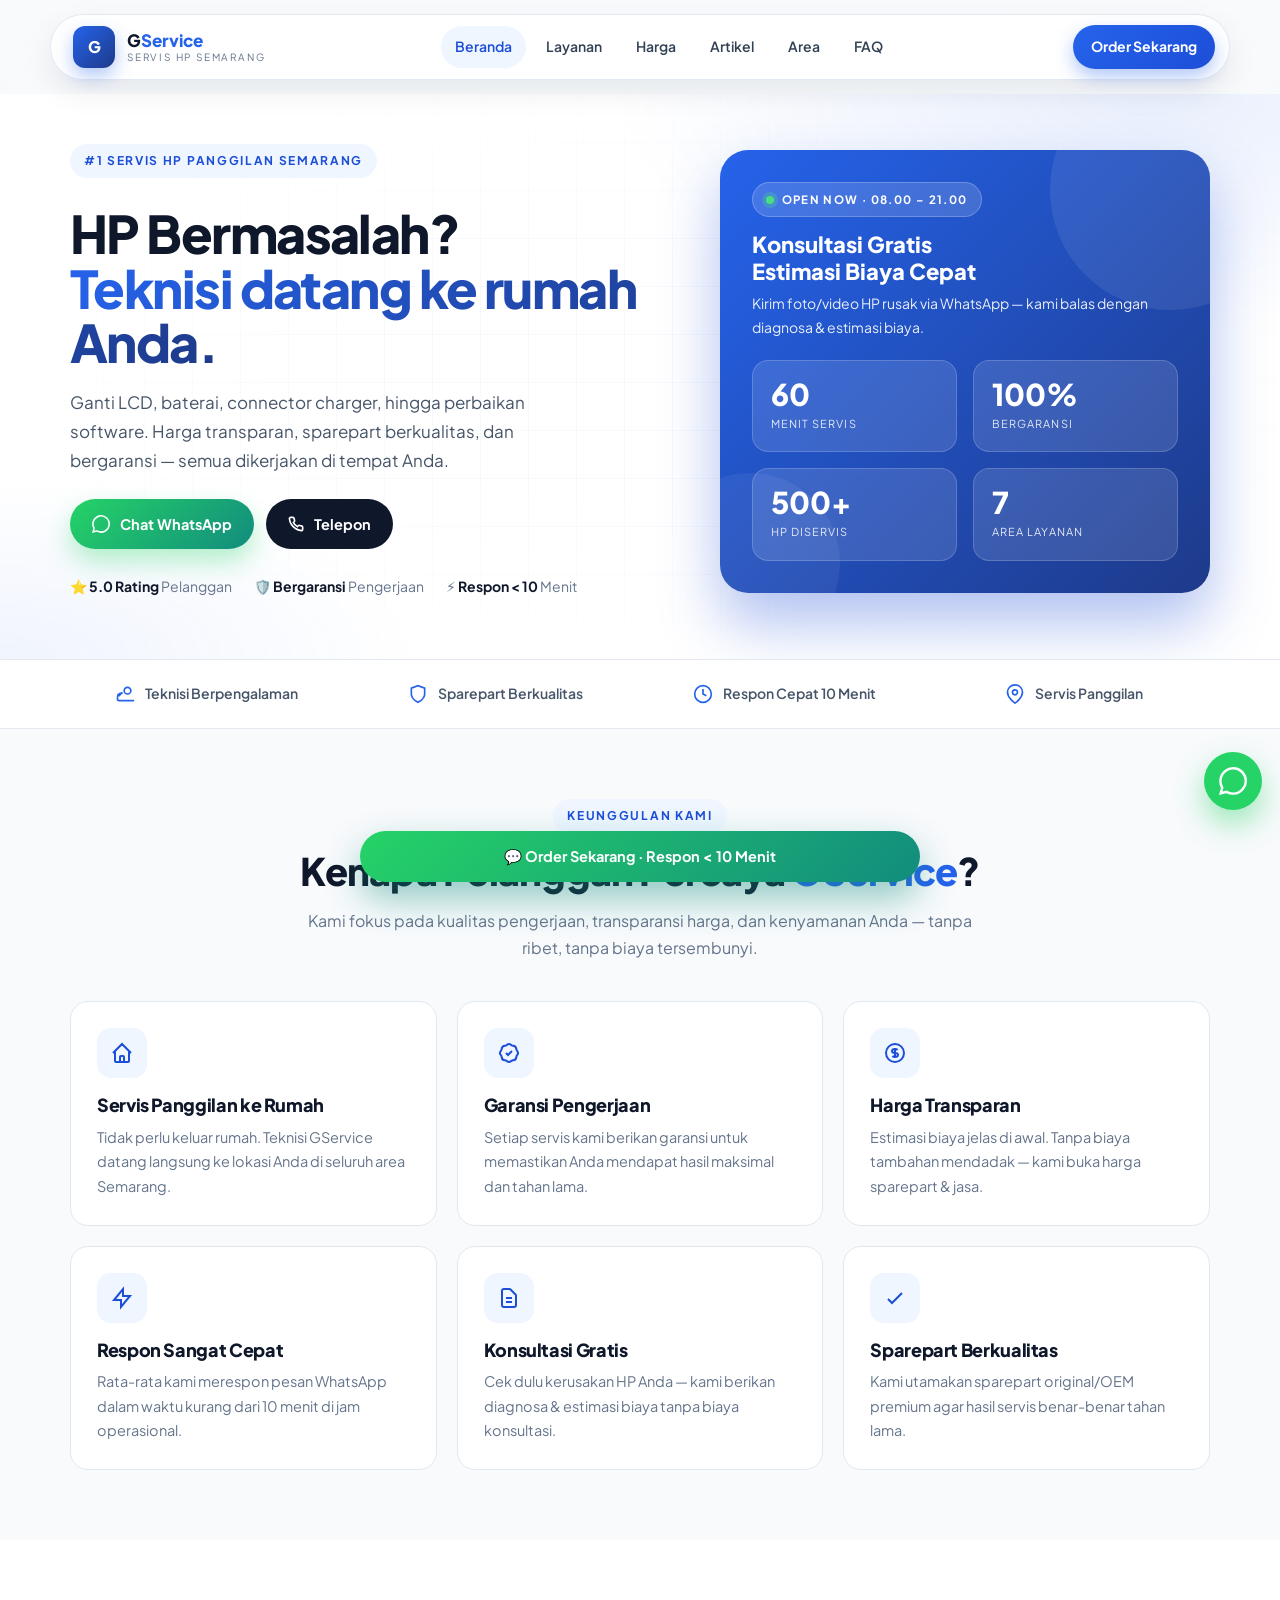
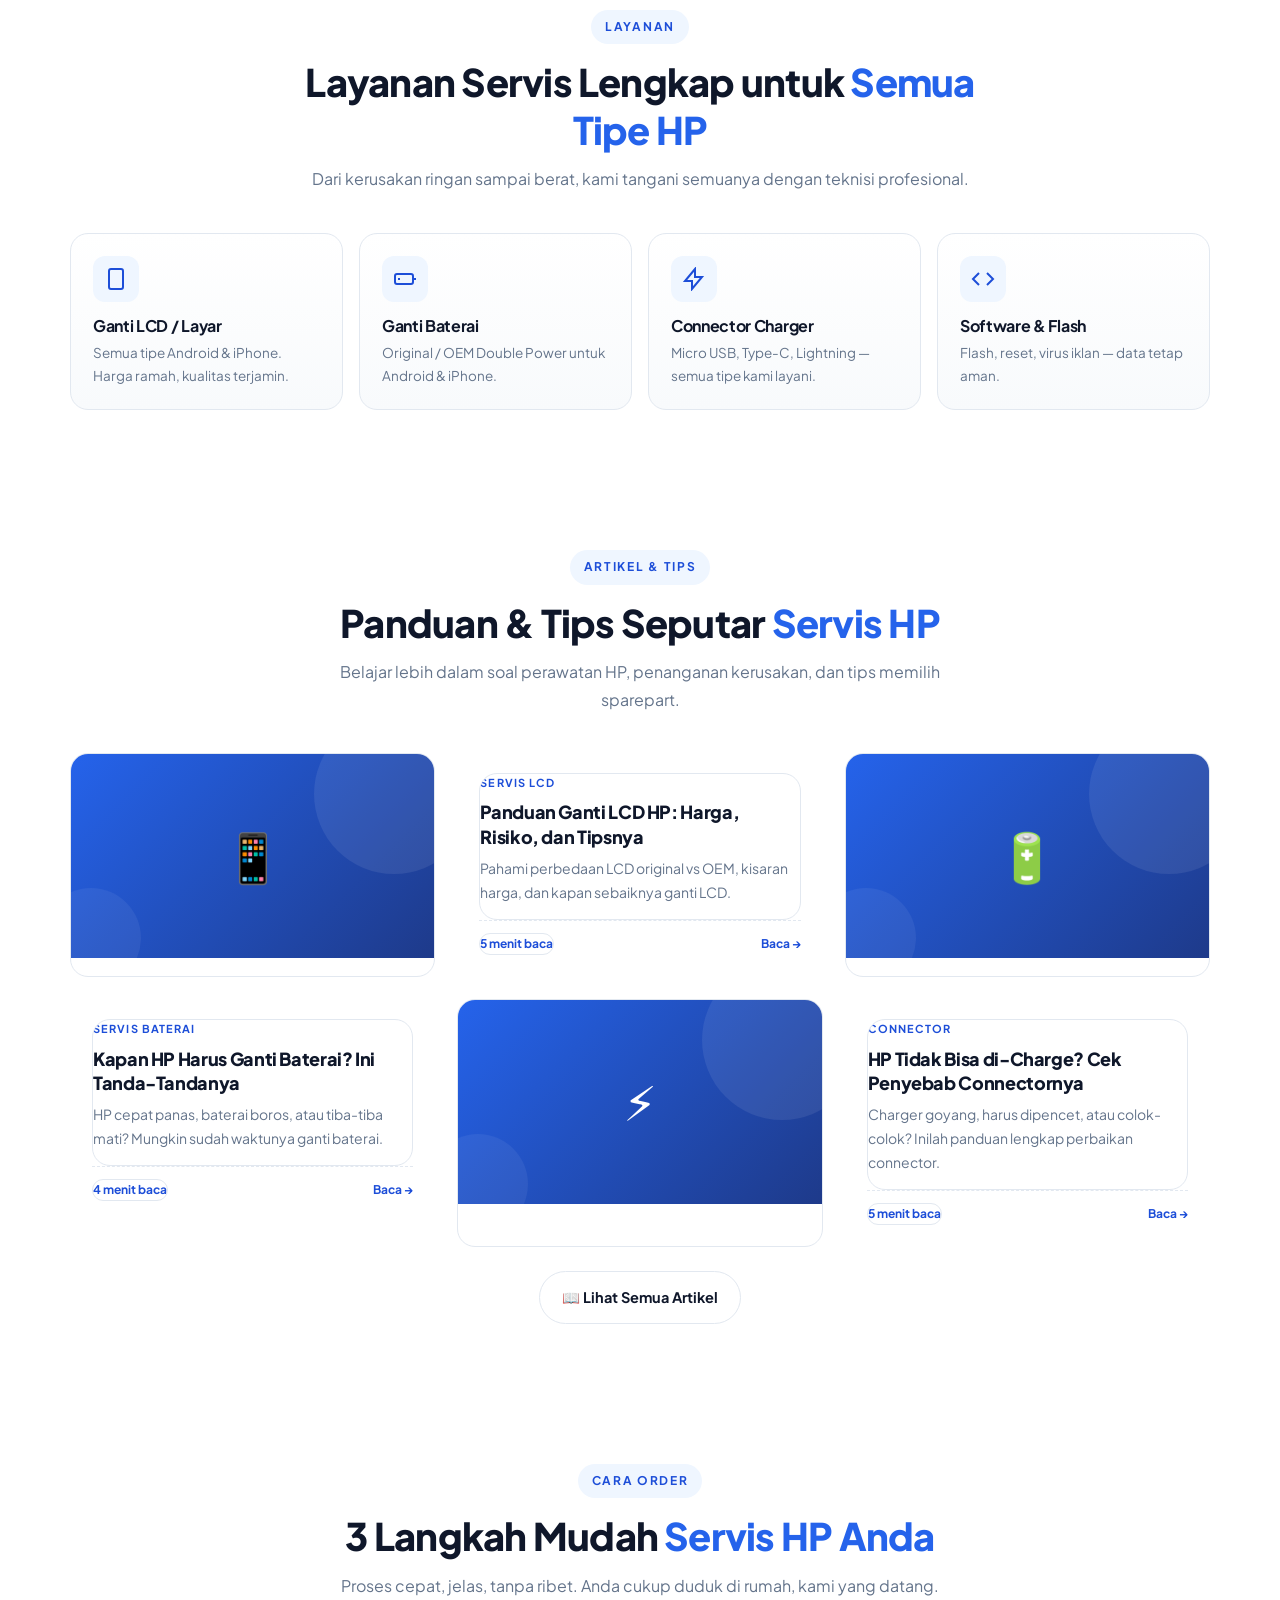
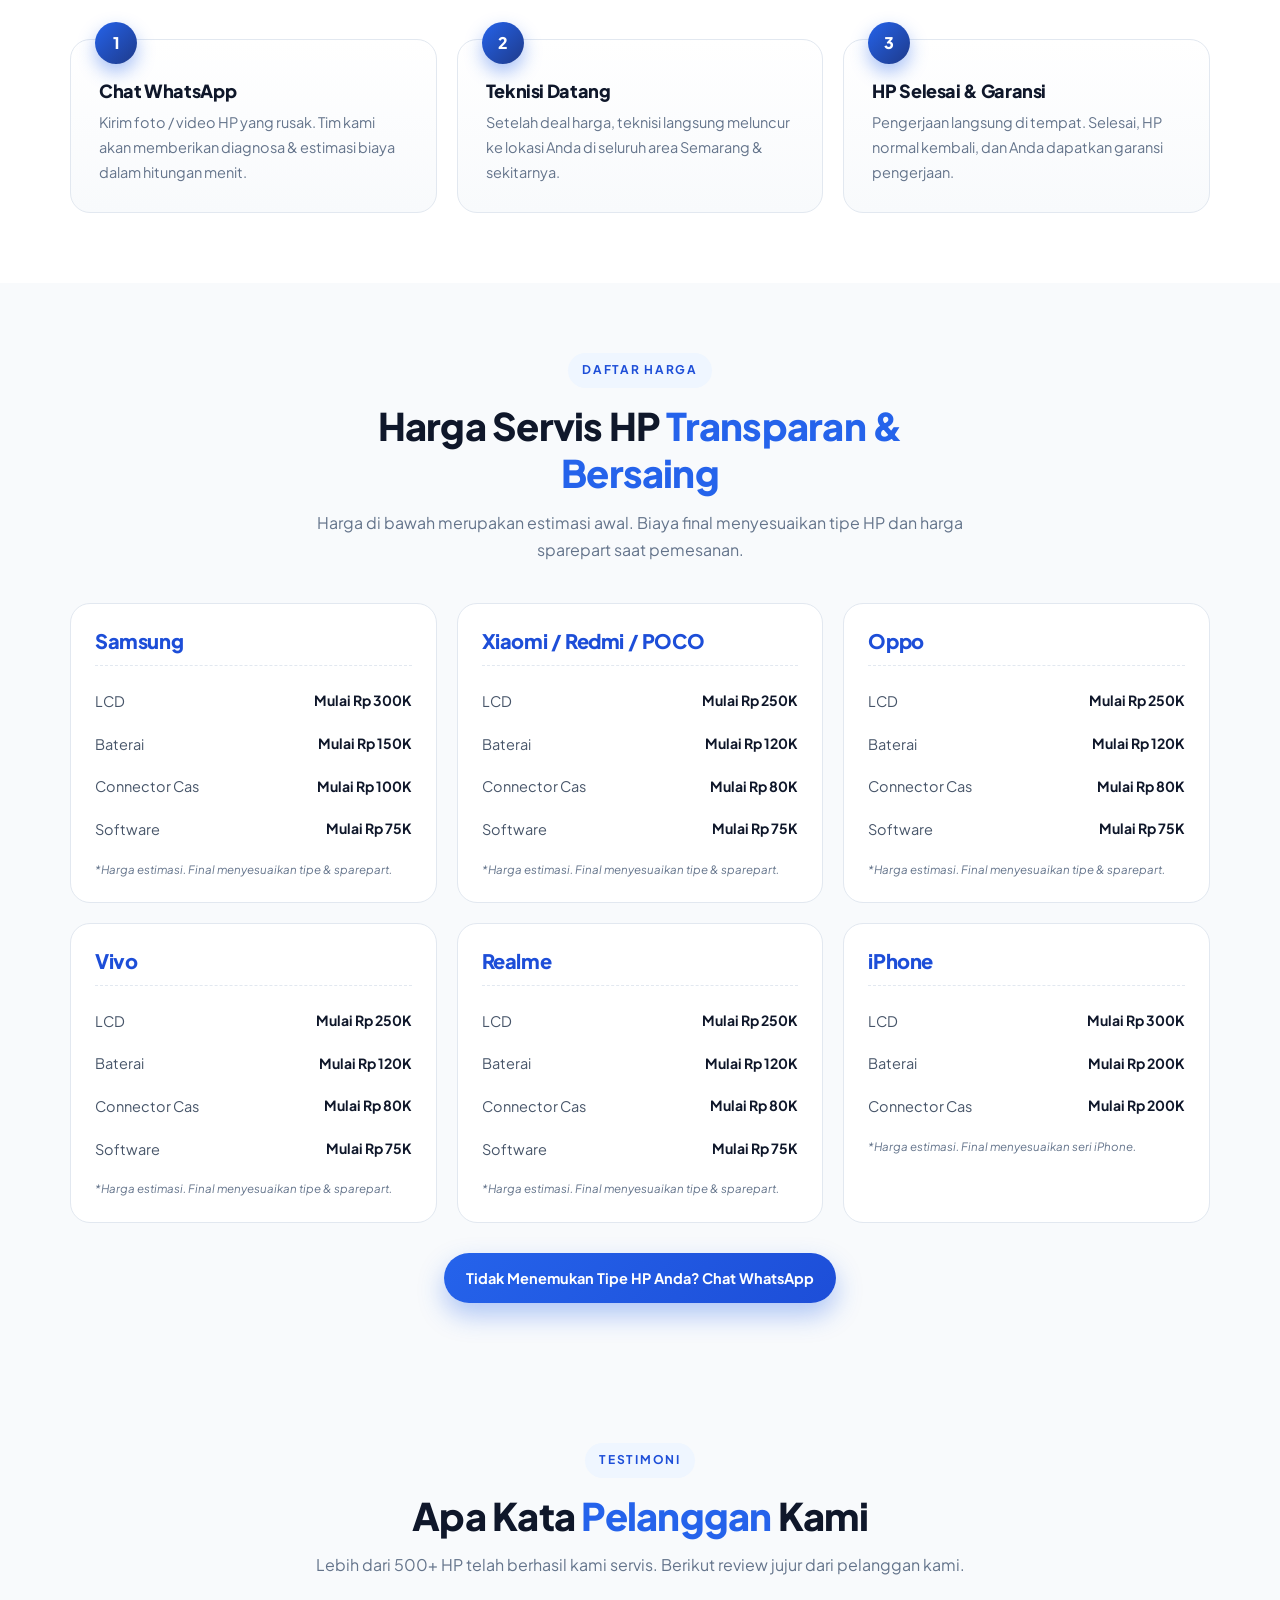
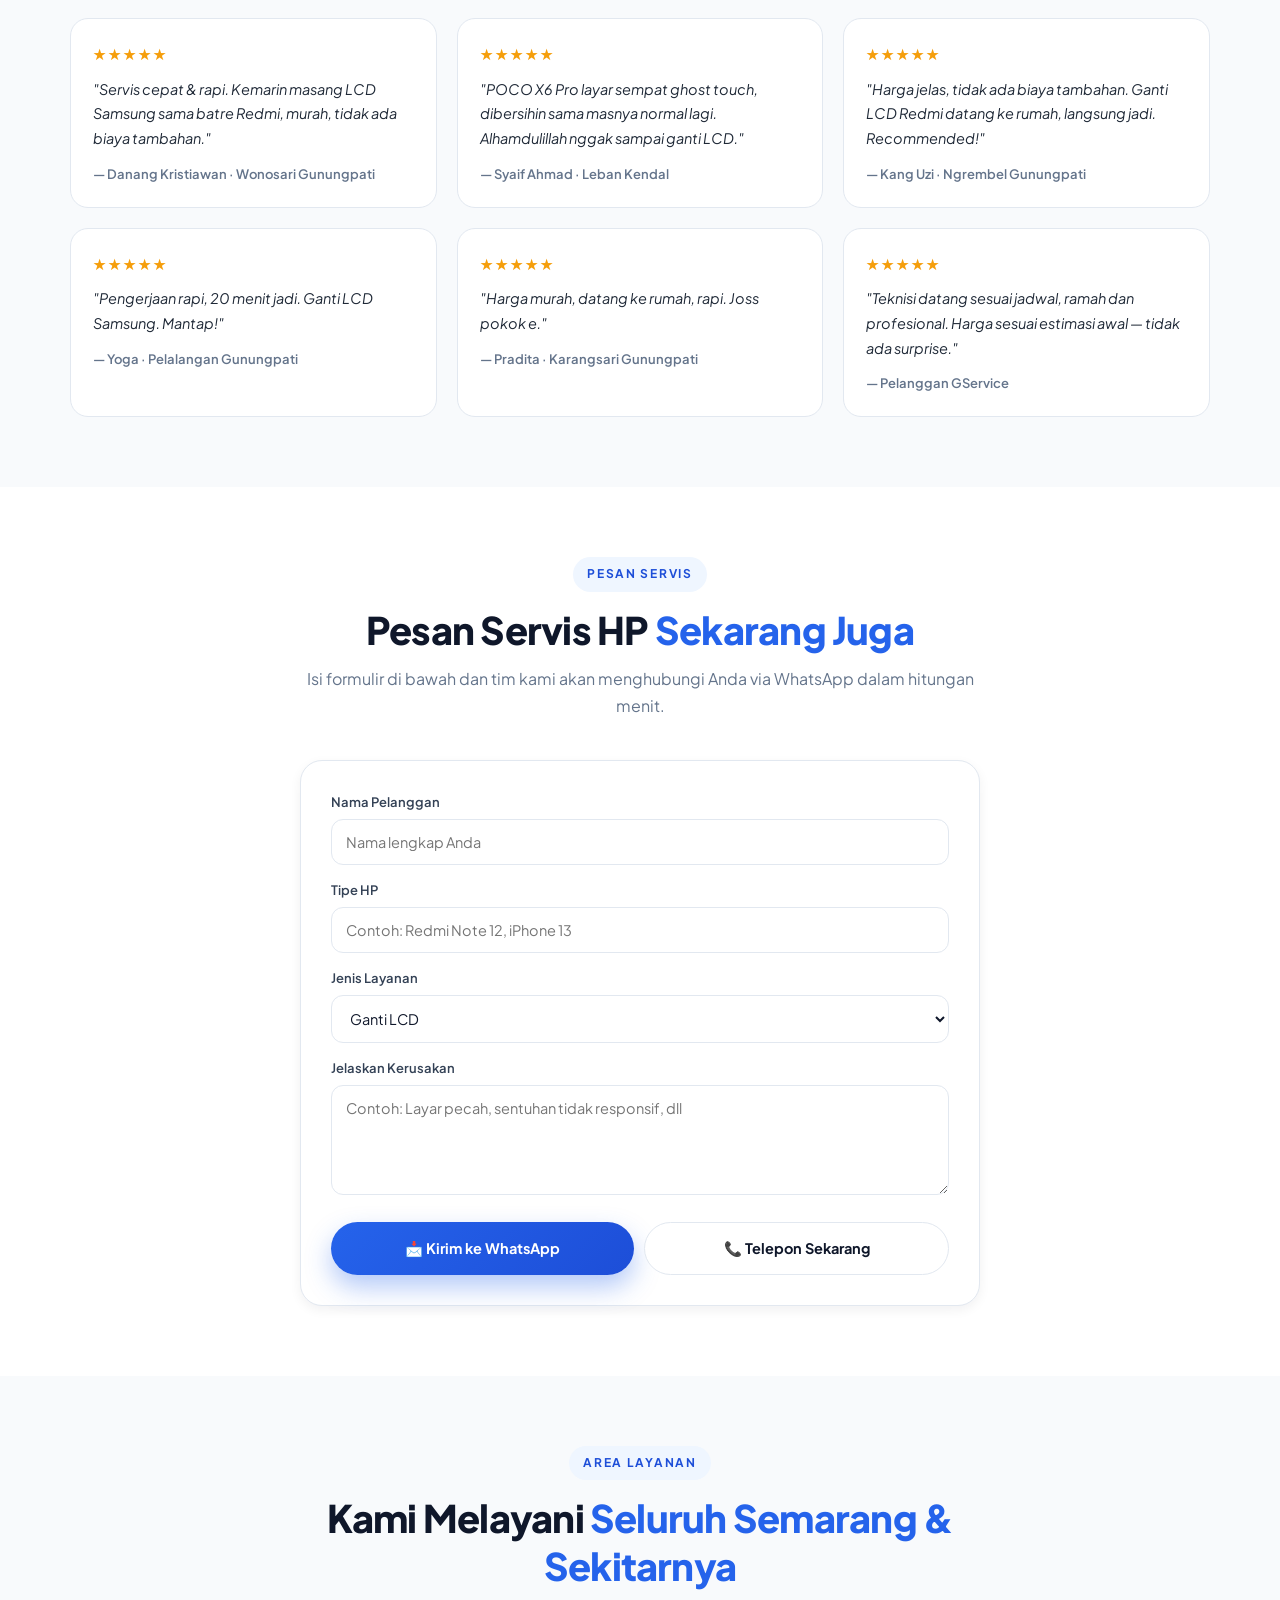
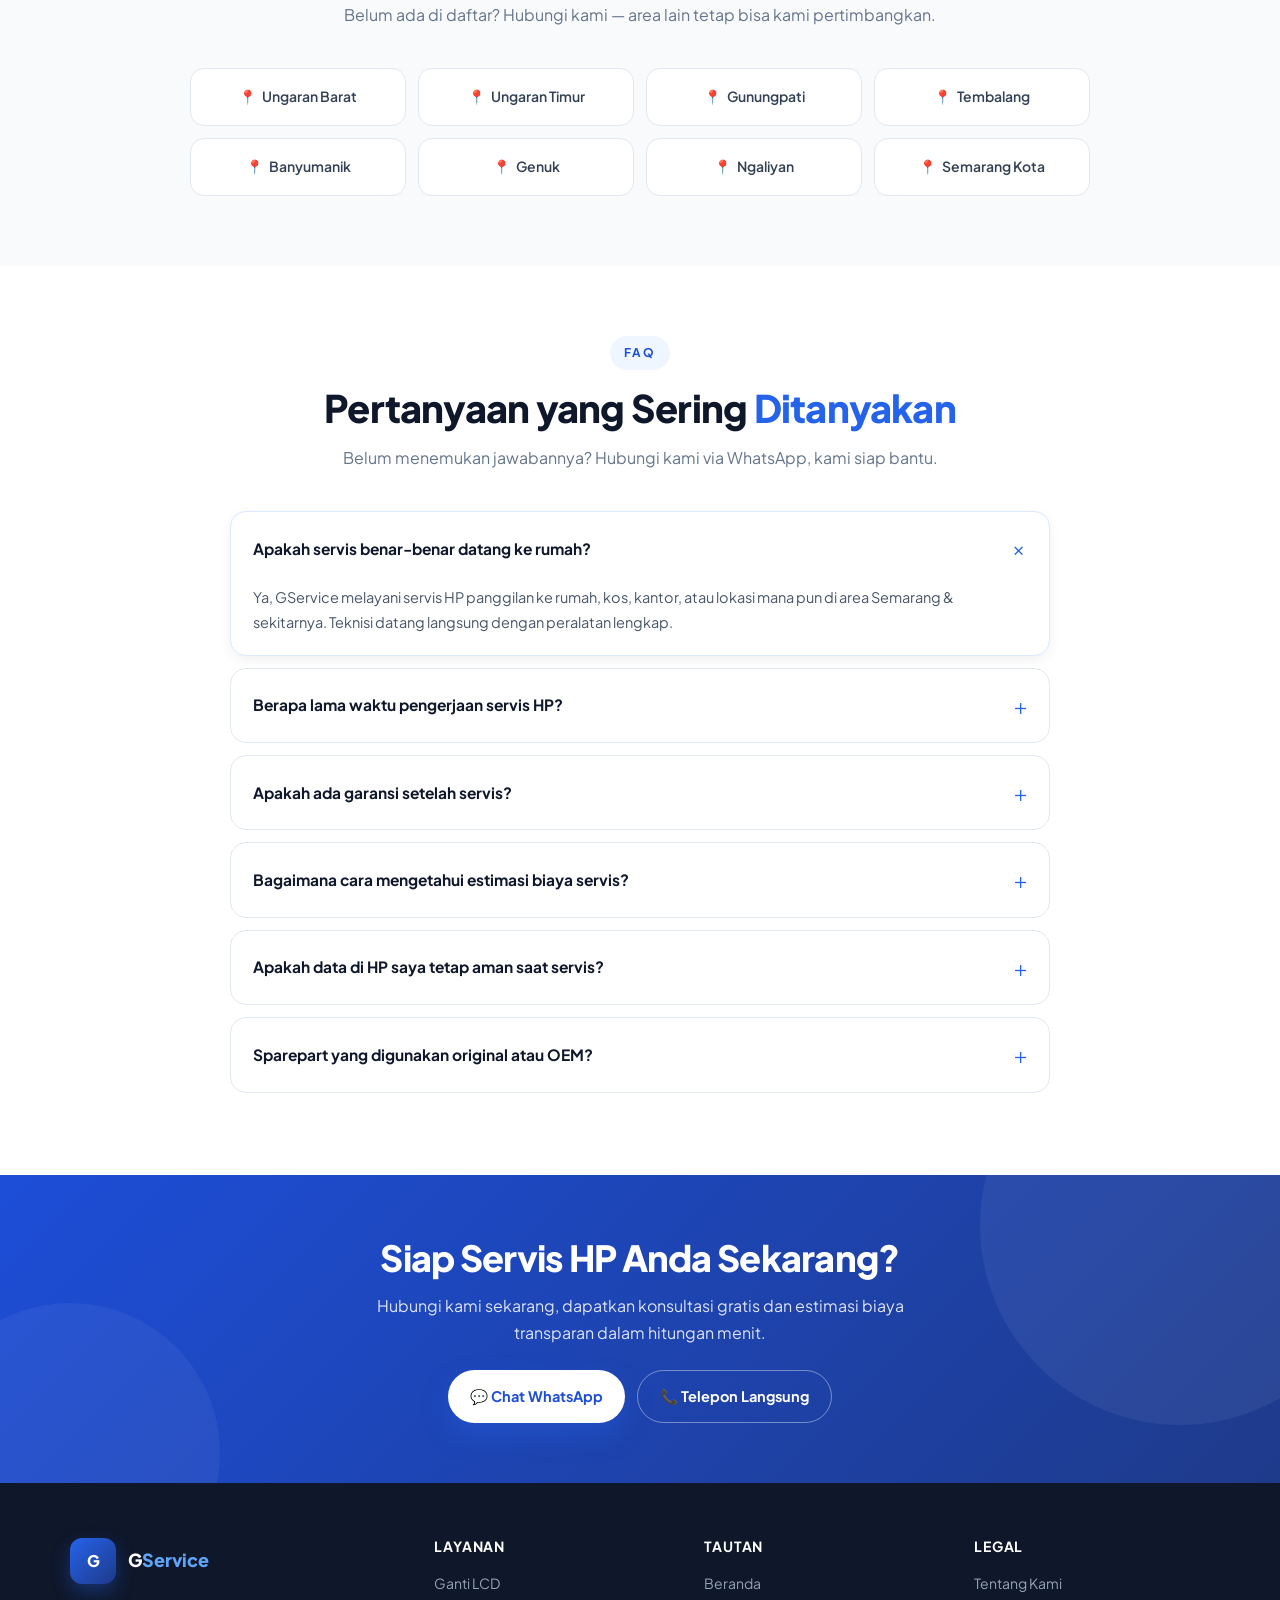
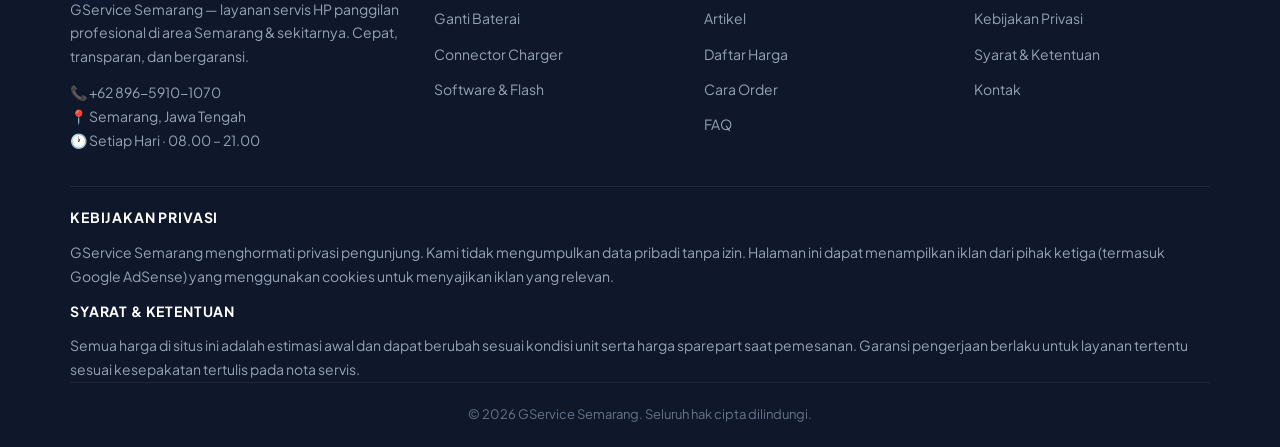
<file: index.html>
<!DOCTYPE html>
<html lang="id">
<head>
<meta charset="UTF-8">
<meta name="viewport" content="width=device-width,initial-scale=1.0">
<meta name="theme-color" content="#1d4ed8">
<title>GService Semarang — Servis HP Panggilan Cepat, Bergaransi & Terpercaya</title>

<meta name="description" content="GService Semarang melayani servis HP panggilan ke rumah area Semarang & sekitarnya. Ganti LCD, baterai, connector charger, software & perbaikan HP lainnya. Harga transparan, garansi, respon < 10 menit.">
<meta name="keywords" content="servis hp semarang, servis hp panggilan, ganti lcd semarang, ganti baterai hp, service hp gunungpati, ungaran, banyumanik, tembalang, ngaliyan">
<meta name="author" content="GService Semarang">
<meta name="robots" content="index,follow,max-image-preview:large">
<link rel="canonical" href="https://gservicesemarang.com/">
<meta name="google-site-verification" content="GANTI-DENGAN-KODE-VERIFIKASI-ANDA">
<link rel="sitemap" type="application/xml" href="sitemap.xml">

<meta property="og:type" content="website">
<meta property="og:title" content="GService Semarang — Servis HP Panggilan Cepat & Bergaransi">
<meta property="og:description" content="Servis HP panggilan ke rumah area Semarang. Teknisi datang ke lokasi Anda. Garansi, harga transparan, respon cepat.">
<meta property="og:url" content="https://gservicesemarang.com/">
<meta property="og:locale" content="id_ID">

<script type="application/ld+json">
{
  "@context":"https://schema.org","@type":"LocalBusiness",
  "name":"GService Semarang","telephone":"+6289659101070",
  "url":"https://gservicesemarang.com/","priceRange":"Rp75.000 - Rp1.500.000",
  "address":{"@type":"PostalAddress","addressLocality":"Semarang","addressRegion":"Jawa Tengah","addressCountry":"ID"},
  "geo":{"@type":"GeoCoordinates","latitude":-7.0886038,"longitude":110.3627684},
  "areaServed":["Ungaran","Gunungpati","Tembalang","Banyumanik","Genuk","Ngaliyan"],
  "aggregateRating":{"@type":"AggregateRating","ratingValue":"5.0","reviewCount":"5"},
  "openingHoursSpecification":{"@type":"OpeningHoursSpecification","dayOfWeek":["Monday","Tuesday","Wednesday","Thursday","Friday","Saturday","Sunday"],"opens":"08:00","closes":"21:00"}
}
</script>

<link rel="preconnect" href="https://fonts.googleapis.com">
<link rel="preconnect" href="https://fonts.gstatic.com" crossorigin>
<link href="https://fonts.googleapis.com/css2?family=Plus+Jakarta+Sans:wght@400;500;600;700;800&display=swap" rel="stylesheet">
<link rel="stylesheet" href="style.css">
</head>
<body>

<!-- NAVBAR -->
<div class="nav-wrap">
  <nav class="nav" data-testid="main-nav">
    <a href="index.html" class="brand" data-testid="brand-home">
      <span class="brand-logo">G</span>
      <span class="brand-text"><b>G<span>Service</span></b><small>Servis HP Semarang</small></span>
    </a>
    <div class="nav-links" id="navLinks" data-testid="nav-links">
      <a href="index.html" class="active">Beranda</a>
      <a href="#layanan">Layanan</a>
      <a href="#harga">Harga</a>
      <a href="blog.html">Artikel</a>
      <a href="#area">Area</a>
      <a href="#faq">FAQ</a>
    </div>
    <a href="https://wa.me/6289659101070" class="nav-cta" data-testid="nav-cta-wa">Order Sekarang</a>
    <button class="menu-toggle" id="menuBtn" aria-label="Buka menu" data-testid="menu-toggle"><span></span></button>
  </nav>
</div>

<!-- HERO -->
<section class="hero">
  <div class="container hero-grid">
    <div>
      <span class="eyebrow">#1 Servis HP Panggilan Semarang</span>
      <h1>HP Bermasalah? <br><span class="grad">Teknisi datang ke rumah Anda.</span></h1>
      <p class="lead">Ganti LCD, baterai, connector charger, hingga perbaikan software. Harga transparan, sparepart berkualitas, dan bergaransi — semua dikerjakan di tempat Anda.</p>
      <div class="hero-actions">
        <a href="https://wa.me/6289659101070?text=Halo%20GService%2C%20saya%20mau%20servis%20HP" class="btn btn-wa" data-testid="hero-cta-wa">
          <svg width="18" height="18" viewBox="0 0 24 24" fill="currentColor"><path d="M20.5 3.5A11.8 11.8 0 0 0 12 0 12 12 0 0 0 1.7 17.9L0 24l6.3-1.6A12 12 0 0 0 24 12a11.8 11.8 0 0 0-3.5-8.5ZM12 21.8a9.7 9.7 0 0 1-5-1.4l-.4-.2-3.7.9 1-3.6-.2-.4a9.8 9.8 0 1 1 8.3 4.7Z"/></svg>
          Chat WhatsApp
        </a>
        <a href="tel:+6289659101070" class="btn btn-dark" data-testid="hero-cta-call">
          <svg width="16" height="16" viewBox="0 0 24 24" fill="none" stroke="currentColor" stroke-width="2.5"><path d="M22 16.92v3a2 2 0 0 1-2.18 2 19.79 19.79 0 0 1-8.63-3.07 19.5 19.5 0 0 1-6-6 19.79 19.79 0 0 1-3.07-8.67A2 2 0 0 1 4.11 2h3a2 2 0 0 1 2 1.72 12.84 12.84 0 0 0 .7 2.81 2 2 0 0 1-.45 2.11L8.09 9.91a16 16 0 0 0 6 6l1.27-1.27a2 2 0 0 1 2.11-.45 12.84 12.84 0 0 0 2.81.7A2 2 0 0 1 22 16.92Z"/></svg>
          Telepon
        </a>
      </div>
      <div class="hero-trust">
        <span>⭐ <b>5.0 Rating</b> Pelanggan</span>
        <span>🛡️ <b>Bergaransi</b> Pengerjaan</span>
        <span>⚡ <b>Respon &lt; 10</b> Menit</span>
      </div>
    </div>
    <div class="hero-visual">
      <span class="hv-badge"><span class="dot"></span>Open Now · 08.00 – 21.00</span>
      <div class="hv-title">Konsultasi Gratis<br>Estimasi Biaya Cepat</div>
      <div class="hv-desc">Kirim foto/video HP rusak via WhatsApp — kami balas dengan diagnosa & estimasi biaya.</div>
      <div class="hv-stats">
        <div class="hv-stat"><b>60</b><span>Menit Servis</span></div>
        <div class="hv-stat"><b>100%</b><span>Bergaransi</span></div>
        <div class="hv-stat"><b>500+</b><span>HP Diservis</span></div>
        <div class="hv-stat"><b>7</b><span>Area Layanan</span></div>
      </div>
    </div>
  </div>
</section>

<!-- TRUST BAR -->
<div class="trust-bar">
  <div class="container">
    <div class="row">
      <div class="item"><svg width="20" height="20" fill="none" stroke="currentColor" stroke-width="2" viewBox="0 0 24 24"><path d="M3 12l2 2 4-4m6 2a4 4 0 100-8 4 4 0 000 8zm8 8H5a2 2 0 01-2-2v-2a5 5 0 015-5h0"/></svg> Teknisi Berpengalaman</div>
      <div class="item"><svg width="20" height="20" fill="none" stroke="currentColor" stroke-width="2" viewBox="0 0 24 24"><path d="M12 22s8-4 8-10V5l-8-3-8 3v7c0 6 8 10 8 10z"/></svg> Sparepart Berkualitas</div>
      <div class="item"><svg width="20" height="20" fill="none" stroke="currentColor" stroke-width="2" viewBox="0 0 24 24"><circle cx="12" cy="12" r="10"/><path d="M12 6v6l4 2"/></svg> Respon Cepat 10 Menit</div>
      <div class="item"><svg width="20" height="20" fill="none" stroke="currentColor" stroke-width="2" viewBox="0 0 24 24"><path d="M21 10c0 7-9 13-9 13s-9-6-9-13a9 9 0 0118 0z"/><circle cx="12" cy="10" r="3"/></svg> Servis Panggilan</div>
    </div>
  </div>
</div>

<!-- KEUNGGULAN -->
<section class="features" id="keunggulan">
  <div class="container">
    <div class="section-head">
      <span class="eyebrow">Keunggulan Kami</span>
      <h2>Kenapa Pelanggan Percaya <span class="accent">GService</span>?</h2>
      <p>Kami fokus pada kualitas pengerjaan, transparansi harga, dan kenyamanan Anda — tanpa ribet, tanpa biaya tersembunyi.</p>
    </div>
    <div class="feature-grid">
      <div class="feature-card"><div class="feature-ico"><svg width="24" height="24" fill="none" stroke="currentColor" stroke-width="2" viewBox="0 0 24 24"><path d="M3 12l2-2m0 0l7-7 7 7M5 10v10a1 1 0 001 1h3m10-11l2 2m-2-2v10a1 1 0 01-1 1h-3m-6 0a1 1 0 001-1v-4a1 1 0 011-1h2a1 1 0 011 1v4a1 1 0 001 1m-6 0h6"/></svg></div><h3>Servis Panggilan ke Rumah</h3><p>Tidak perlu keluar rumah. Teknisi GService datang langsung ke lokasi Anda di seluruh area Semarang.</p></div>
      <div class="feature-card"><div class="feature-ico"><svg width="24" height="24" fill="none" stroke="currentColor" stroke-width="2" viewBox="0 0 24 24"><path d="M9 12l2 2 4-4M7.835 4.697a3.42 3.42 0 001.946-.806 3.42 3.42 0 014.438 0 3.42 3.42 0 001.946.806 3.42 3.42 0 013.138 3.138 3.42 3.42 0 00.806 1.946 3.42 3.42 0 010 4.438 3.42 3.42 0 00-.806 1.946 3.42 3.42 0 01-3.138 3.138 3.42 3.42 0 00-1.946.806 3.42 3.42 0 01-4.438 0 3.42 3.42 0 00-1.946-.806 3.42 3.42 0 01-3.138-3.138 3.42 3.42 0 00-.806-1.946 3.42 3.42 0 010-4.438 3.42 3.42 0 00.806-1.946 3.42 3.42 0 013.138-3.138z"/></svg></div><h3>Garansi Pengerjaan</h3><p>Setiap servis kami berikan garansi untuk memastikan Anda mendapat hasil maksimal dan tahan lama.</p></div>
      <div class="feature-card"><div class="feature-ico"><svg width="24" height="24" fill="none" stroke="currentColor" stroke-width="2" viewBox="0 0 24 24"><path d="M12 8c-1.657 0-3 .895-3 2s1.343 2 3 2 3 .895 3 2-1.343 2-3 2m0-8c1.11 0 2.08.402 2.599 1M12 8V7m0 1v8m0 0v1m0-1c-1.11 0-2.08-.402-2.599-1M21 12a9 9 0 11-18 0 9 9 0 0118 0z"/></svg></div><h3>Harga Transparan</h3><p>Estimasi biaya jelas di awal. Tanpa biaya tambahan mendadak — kami buka harga sparepart & jasa.</p></div>
      <div class="feature-card"><div class="feature-ico"><svg width="24" height="24" fill="none" stroke="currentColor" stroke-width="2" viewBox="0 0 24 24"><path d="M13 10V3L4 14h7v7l9-11h-7z"/></svg></div><h3>Respon Sangat Cepat</h3><p>Rata-rata kami merespon pesan WhatsApp dalam waktu kurang dari 10 menit di jam operasional.</p></div>
      <div class="feature-card"><div class="feature-ico"><svg width="24" height="24" fill="none" stroke="currentColor" stroke-width="2" viewBox="0 0 24 24"><path d="M9 12h6m-6 4h6m2 5H7a2 2 0 01-2-2V5a2 2 0 012-2h5.586a1 1 0 01.707.293l5.414 5.414a1 1 0 01.293.707V19a2 2 0 01-2 2z"/></svg></div><h3>Konsultasi Gratis</h3><p>Cek dulu kerusakan HP Anda — kami berikan diagnosa & estimasi biaya tanpa biaya konsultasi.</p></div>
      <div class="feature-card"><div class="feature-ico"><svg width="24" height="24" fill="none" stroke="currentColor" stroke-width="2" viewBox="0 0 24 24"><path d="M5 13l4 4L19 7"/></svg></div><h3>Sparepart Berkualitas</h3><p>Kami utamakan sparepart original/OEM premium agar hasil servis benar-benar tahan lama.</p></div>
    </div>
  </div>
</section>

<!-- LAYANAN -->
<section class="services" id="layanan">
  <div class="container">
    <div class="section-head">
      <span class="eyebrow">Layanan</span>
      <h2>Layanan Servis Lengkap untuk <span class="accent">Semua Tipe HP</span></h2>
      <p>Dari kerusakan ringan sampai berat, kami tangani semuanya dengan teknisi profesional.</p>
    </div>
    <div class="service-grid">
      <a href="artikel/ganti-lcd.html" class="service-card"><div class="ico"><svg width="24" height="24" fill="none" stroke="currentColor" stroke-width="2" viewBox="0 0 24 24"><rect x="5" y="2" width="14" height="20" rx="2"/><line x1="12" y1="18" x2="12.01" y2="18"/></svg></div><h4>Ganti LCD / Layar</h4><p>Semua tipe Android & iPhone. Harga ramah, kualitas terjamin.</p></a>
      <a href="artikel/ganti-baterai.html" class="service-card"><div class="ico"><svg width="24" height="24" fill="none" stroke="currentColor" stroke-width="2" viewBox="0 0 24 24"><rect x="2" y="7" width="18" height="10" rx="2"/><line x1="22" y1="11" x2="22" y2="13"/><line x1="6" y1="11" x2="6" y2="13"/></svg></div><h4>Ganti Baterai</h4><p>Original / OEM Double Power untuk Android & iPhone.</p></a>
      <a href="artikel/connector-charger.html" class="service-card"><div class="ico"><svg width="24" height="24" fill="none" stroke="currentColor" stroke-width="2" viewBox="0 0 24 24"><path d="M13 2L3 14h7v8l10-12h-7V2z"/></svg></div><h4>Connector Charger</h4><p>Micro USB, Type-C, Lightning — semua tipe kami layani.</p></a>
      <a href="artikel/software-flash.html" class="service-card"><div class="ico"><svg width="24" height="24" fill="none" stroke="currentColor" stroke-width="2" viewBox="0 0 24 24"><polyline points="16 18 22 12 16 6"/><polyline points="8 6 2 12 8 18"/></svg></div><h4>Software & Flash</h4><p>Flash, reset, virus iklan — data tetap aman.</p></a>
    </div>
  </div>
</section>

<!-- ARTIKEL TERBARU (fansponsel-style preview) -->
<section class="features" id="artikel" style="background:#fff">
  <div class="container">
    <div class="section-head">
      <span class="eyebrow">Artikel & Tips</span>
      <h2>Panduan & Tips Seputar <span class="accent">Servis HP</span></h2>
      <p>Belajar lebih dalam soal perawatan HP, penanganan kerusakan, dan tips memilih sparepart.</p>
    </div>
    <div class="blog-grid" style="padding:0">
      <a href="artikel/ganti-lcd.html" class="post-card"><div class="post-thumb"><span>📱</span></div><div class="post-body"><span class="post-cat">Servis LCD</span><h3>Panduan Ganti LCD HP: Harga, Risiko, dan Tipsnya</h3><p>Pahami perbedaan LCD original vs OEM, kisaran harga, dan kapan sebaiknya ganti LCD.</p><div class="post-meta"><span>5 menit baca</span><a>Baca →</a></div></div></a>
      <a href="artikel/ganti-baterai.html" class="post-card"><div class="post-thumb"><span>🔋</span></div><div class="post-body"><span class="post-cat">Servis Baterai</span><h3>Kapan HP Harus Ganti Baterai? Ini Tanda-Tandanya</h3><p>HP cepat panas, baterai boros, atau tiba-tiba mati? Mungkin sudah waktunya ganti baterai.</p><div class="post-meta"><span>4 menit baca</span><a>Baca →</a></div></div></a>
      <a href="artikel/connector-charger.html" class="post-card"><div class="post-thumb"><span>⚡</span></div><div class="post-body"><span class="post-cat">Connector</span><h3>HP Tidak Bisa di-Charge? Cek Penyebab Connectornya</h3><p>Charger goyang, harus dipencet, atau colok-colok? Inilah panduan lengkap perbaikan connector.</p><div class="post-meta"><span>5 menit baca</span><a>Baca →</a></div></div></a>
    </div>
    <div class="center" style="margin-top:24px"><a href="blog.html" class="btn btn-outline">📖 Lihat Semua Artikel</a></div>
  </div>
</section>

<!-- CARA ORDER -->
<section class="howto" id="cara">
  <div class="container">
    <div class="section-head">
      <span class="eyebrow">Cara Order</span>
      <h2>3 Langkah Mudah <span class="accent">Servis HP Anda</span></h2>
      <p>Proses cepat, jelas, tanpa ribet. Anda cukup duduk di rumah, kami yang datang.</p>
    </div>
    <div class="step-grid">
      <div class="step"><span class="num">1</span><h3>Chat WhatsApp</h3><p>Kirim foto / video HP yang rusak. Tim kami akan memberikan diagnosa & estimasi biaya dalam hitungan menit.</p></div>
      <div class="step"><span class="num">2</span><h3>Teknisi Datang</h3><p>Setelah deal harga, teknisi langsung meluncur ke lokasi Anda di seluruh area Semarang & sekitarnya.</p></div>
      <div class="step"><span class="num">3</span><h3>HP Selesai & Garansi</h3><p>Pengerjaan langsung di tempat. Selesai, HP normal kembali, dan Anda dapatkan garansi pengerjaan.</p></div>
    </div>
  </div>
</section>

<!-- HARGA -->
<section class="pricing" id="harga">
  <div class="container">
    <div class="section-head">
      <span class="eyebrow">Daftar Harga</span>
      <h2>Harga Servis HP <span class="accent">Transparan & Bersaing</span></h2>
      <p>Harga di bawah merupakan estimasi awal. Biaya final menyesuaikan tipe HP dan harga sparepart saat pemesanan.</p>
    </div>
    <div class="brand-grid">
      <div class="brand-card"><h3>Samsung</h3>
        <div class="price-item"><span>LCD</span><b>Mulai Rp 300K</b></div>
        <div class="price-item"><span>Baterai</span><b>Mulai Rp 150K</b></div>
        <div class="price-item"><span>Connector Cas</span><b>Mulai Rp 100K</b></div>
        <div class="price-item"><span>Software</span><b>Mulai Rp 75K</b></div>
        <p class="price-note">*Harga estimasi. Final menyesuaikan tipe & sparepart.</p></div>
      <div class="brand-card"><h3>Xiaomi / Redmi / POCO</h3>
        <div class="price-item"><span>LCD</span><b>Mulai Rp 250K</b></div>
        <div class="price-item"><span>Baterai</span><b>Mulai Rp 120K</b></div>
        <div class="price-item"><span>Connector Cas</span><b>Mulai Rp 80K</b></div>
        <div class="price-item"><span>Software</span><b>Mulai Rp 75K</b></div>
        <p class="price-note">*Harga estimasi. Final menyesuaikan tipe & sparepart.</p></div>
      <div class="brand-card"><h3>Oppo</h3>
        <div class="price-item"><span>LCD</span><b>Mulai Rp 250K</b></div>
        <div class="price-item"><span>Baterai</span><b>Mulai Rp 120K</b></div>
        <div class="price-item"><span>Connector Cas</span><b>Mulai Rp 80K</b></div>
        <div class="price-item"><span>Software</span><b>Mulai Rp 75K</b></div>
        <p class="price-note">*Harga estimasi. Final menyesuaikan tipe & sparepart.</p></div>
      <div class="brand-card"><h3>Vivo</h3>
        <div class="price-item"><span>LCD</span><b>Mulai Rp 250K</b></div>
        <div class="price-item"><span>Baterai</span><b>Mulai Rp 120K</b></div>
        <div class="price-item"><span>Connector Cas</span><b>Mulai Rp 80K</b></div>
        <div class="price-item"><span>Software</span><b>Mulai Rp 75K</b></div>
        <p class="price-note">*Harga estimasi. Final menyesuaikan tipe & sparepart.</p></div>
      <div class="brand-card"><h3>Realme</h3>
        <div class="price-item"><span>LCD</span><b>Mulai Rp 250K</b></div>
        <div class="price-item"><span>Baterai</span><b>Mulai Rp 120K</b></div>
        <div class="price-item"><span>Connector Cas</span><b>Mulai Rp 80K</b></div>
        <div class="price-item"><span>Software</span><b>Mulai Rp 75K</b></div>
        <p class="price-note">*Harga estimasi. Final menyesuaikan tipe & sparepart.</p></div>
      <div class="brand-card"><h3>iPhone</h3>
        <div class="price-item"><span>LCD</span><b>Mulai Rp 300K</b></div>
        <div class="price-item"><span>Baterai</span><b>Mulai Rp 200K</b></div>
        <div class="price-item"><span>Connector Cas</span><b>Mulai Rp 200K</b></div>
        <p class="price-note">*Harga estimasi. Final menyesuaikan seri iPhone.</p></div>
    </div>
    <div class="center" style="margin-top:30px">
      <a href="https://wa.me/6289659101070?text=Halo%20GService%2C%20saya%20ingin%20menanyakan%20estimasi%20biaya%20servis." class="btn btn-primary" data-testid="cek-harga-wa">Tidak Menemukan Tipe HP Anda? Chat WhatsApp</a>
    </div>
  </div>
</section>

<!-- TESTIMONI -->
<section class="testi" id="testimoni">
  <div class="container">
    <div class="section-head">
      <span class="eyebrow">Testimoni</span>
      <h2>Apa Kata <span class="accent">Pelanggan</span> Kami</h2>
      <p>Lebih dari 500+ HP telah berhasil kami servis. Berikut review jujur dari pelanggan kami.</p>
    </div>
    <div class="testi-grid">
      <div class="testi-card"><div class="stars">★★★★★</div><p>"Servis cepat & rapi. Kemarin masang LCD Samsung sama batre Redmi, murah, tidak ada biaya tambahan."</p><div class="who">— Danang Kristiawan · Wonosari Gunungpati</div></div>
      <div class="testi-card"><div class="stars">★★★★★</div><p>"POCO X6 Pro layar sempat ghost touch, dibersihin sama masnya normal lagi. Alhamdulillah nggak sampai ganti LCD."</p><div class="who">— Syaif Ahmad · Leban Kendal</div></div>
      <div class="testi-card"><div class="stars">★★★★★</div><p>"Harga jelas, tidak ada biaya tambahan. Ganti LCD Redmi datang ke rumah, langsung jadi. Recommended!"</p><div class="who">— Kang Uzi · Ngrembel Gunungpati</div></div>
      <div class="testi-card"><div class="stars">★★★★★</div><p>"Pengerjaan rapi, 20 menit jadi. Ganti LCD Samsung. Mantap!"</p><div class="who">— Yoga · Pelalangan Gunungpati</div></div>
      <div class="testi-card"><div class="stars">★★★★★</div><p>"Harga murah, datang ke rumah, rapi. Joss pokok e."</p><div class="who">— Pradita · Karangsari Gunungpati</div></div>
      <div class="testi-card"><div class="stars">★★★★★</div><p>"Teknisi datang sesuai jadwal, ramah dan profesional. Harga sesuai estimasi awal — tidak ada surprise."</p><div class="who">— Pelanggan GService</div></div>
    </div>
  </div>
</section>

<!-- FORM -->
<section class="form-section" id="pesan">
  <div class="container">
    <div class="section-head">
      <span class="eyebrow">Pesan Servis</span>
      <h2>Pesan Servis HP <span class="accent">Sekarang Juga</span></h2>
      <p>Isi formulir di bawah dan tim kami akan menghubungi Anda via WhatsApp dalam hitungan menit.</p>
    </div>
    <div class="form-wrap">
      <label for="nama">Nama Pelanggan</label>
      <input id="nama" type="text" placeholder="Nama lengkap Anda" data-testid="form-nama">
      <label for="tipe">Tipe HP</label>
      <input id="tipe" type="text" placeholder="Contoh: Redmi Note 12, iPhone 13" data-testid="form-tipe">
      <label for="layanan">Jenis Layanan</label>
      <select id="layanan" data-testid="form-layanan">
        <option>Ganti LCD</option>
        <option>Ganti Baterai</option>
        <option>Ganti Connector Cas</option>
        <option>Software / Flash</option>
        <option>Lainnya</option>
      </select>
      <label for="keluhan">Jelaskan Kerusakan</label>
      <textarea id="keluhan" placeholder="Contoh: Layar pecah, sentuhan tidak responsif, dll" data-testid="form-keluhan"></textarea>
      <div class="form-actions">
        <button class="btn btn-primary" id="btnKirim" data-testid="form-submit-wa">📩 Kirim ke WhatsApp</button>
        <a href="tel:+6289659101070" class="btn btn-outline" data-testid="form-call">📞 Telepon Sekarang</a>
      </div>
    </div>
  </div>
</section>

<!-- AREA -->
<section class="area" id="area">
  <div class="container">
    <div class="section-head">
      <span class="eyebrow">Area Layanan</span>
      <h2>Kami Melayani <span class="accent">Seluruh Semarang & Sekitarnya</span></h2>
      <p>Belum ada di daftar? Hubungi kami — area lain tetap bisa kami pertimbangkan.</p>
    </div>
    <div class="area-grid">
      <div class="area-card"><span class="pin">📍</span>Ungaran Barat</div>
      <div class="area-card"><span class="pin">📍</span>Ungaran Timur</div>
      <div class="area-card"><span class="pin">📍</span>Gunungpati</div>
      <div class="area-card"><span class="pin">📍</span>Tembalang</div>
      <div class="area-card"><span class="pin">📍</span>Banyumanik</div>
      <div class="area-card"><span class="pin">📍</span>Genuk</div>
      <div class="area-card"><span class="pin">📍</span>Ngaliyan</div>
      <div class="area-card"><span class="pin">📍</span>Semarang Kota</div>
    </div>
  </div>
</section>

<!-- FAQ -->
<section class="faq" id="faq">
  <div class="container">
    <div class="section-head">
      <span class="eyebrow">FAQ</span>
      <h2>Pertanyaan yang Sering <span class="accent">Ditanyakan</span></h2>
      <p>Belum menemukan jawabannya? Hubungi kami via WhatsApp, kami siap bantu.</p>
    </div>
    <div class="faq-list">
      <details class="faq-item" open><summary>Apakah servis benar-benar datang ke rumah?</summary><div class="body">Ya, GService melayani servis HP panggilan ke rumah, kos, kantor, atau lokasi mana pun di area Semarang & sekitarnya. Teknisi datang langsung dengan peralatan lengkap.</div></details>
      <details class="faq-item"><summary>Berapa lama waktu pengerjaan servis HP?</summary><div class="body">Untuk kerusakan umum (ganti LCD, baterai, connector cas) rata-rata selesai dalam 20–60 menit di tempat. Untuk kerusakan berat seperti mati total, waktu bisa lebih lama dan akan kami informasikan.</div></details>
      <details class="faq-item"><summary>Apakah ada garansi setelah servis?</summary><div class="body">Ya, kami memberikan garansi pengerjaan untuk layanan tertentu. Detail masa garansi akan dijelaskan saat pengerjaan dan tercatat di nota servis.</div></details>
      <details class="faq-item"><summary>Bagaimana cara mengetahui estimasi biaya servis?</summary><div class="body">Cukup kirim foto/video HP yang rusak via WhatsApp. Tim kami akan memberikan diagnosa awal & estimasi biaya secara gratis dalam hitungan menit.</div></details>
      <details class="faq-item"><summary>Apakah data di HP saya tetap aman saat servis?</summary><div class="body">Untuk servis hardware (LCD, baterai, connector) data tetap aman 100%. Untuk servis software seperti flash/reset, kami akan menginformasikan terlebih dahulu jika ada risiko data hilang.</div></details>
      <details class="faq-item"><summary>Sparepart yang digunakan original atau OEM?</summary><div class="body">Kami menyediakan dua pilihan: Original (pabrikan resmi) dan OEM/Premium Quality. Anda bisa memilih sesuai budget. Harga & kualitas akan kami jelaskan transparan di awal.</div></details>
    </div>
  </div>
</section>

<!-- CTA -->
<section class="cta">
  <div class="container">
    <h2>Siap Servis HP Anda Sekarang?</h2>
    <p>Hubungi kami sekarang, dapatkan konsultasi gratis dan estimasi biaya transparan dalam hitungan menit.</p>
    <div class="actions">
      <a href="https://wa.me/6289659101070?text=Halo%20GService%2C%20saya%20mau%20servis%20HP" class="btn btn-primary" data-testid="cta-wa">💬 Chat WhatsApp</a>
      <a href="tel:+6289659101070" class="btn btn-outline" data-testid="cta-call">📞 Telepon Langsung</a>
    </div>
  </div>
</section>

<!-- FOOTER -->
<footer id="tentang">
  <div class="container">
    <div class="foot-grid">
      <div>
        <div class="foot-brand"><span class="brand-logo">G</span><b>G<span>Service</span></b></div>
        <p>GService Semarang — layanan servis HP panggilan profesional di area Semarang & sekitarnya. Cepat, transparan, dan bergaransi.</p>
        <p style="margin-top:12px;color:#94a3b8">📞 +62 896-5910-1070<br>📍 Semarang, Jawa Tengah<br>🕐 Setiap Hari · 08.00 – 21.00</p>
      </div>
      <div><h4>Layanan</h4><ul>
        <li><a href="artikel/ganti-lcd.html">Ganti LCD</a></li>
        <li><a href="artikel/ganti-baterai.html">Ganti Baterai</a></li>
        <li><a href="artikel/connector-charger.html">Connector Charger</a></li>
        <li><a href="artikel/software-flash.html">Software & Flash</a></li>
      </ul></div>
      <div><h4>Tautan</h4><ul>
        <li><a href="index.html">Beranda</a></li>
        <li><a href="blog.html">Artikel</a></li>
        <li><a href="#harga">Daftar Harga</a></li>
        <li><a href="#cara">Cara Order</a></li>
        <li><a href="#faq">FAQ</a></li>
      </ul></div>
      <div><h4>Legal</h4><ul>
        <li><a href="#tentang">Tentang Kami</a></li>
        <li><a href="#privacy">Kebijakan Privasi</a></li>
        <li><a href="#terms">Syarat & Ketentuan</a></li>
        <li><a href="https://wa.me/6289659101070">Kontak</a></li>
      </ul></div>
    </div>
    <div id="privacy" style="border-top:1px solid #1e293b;padding-top:22px;margin-top:10px;font-size:13px;color:#94a3b8;line-height:1.7">
      <h4 style="color:#fff">Kebijakan Privasi</h4>
      <p>GService Semarang menghormati privasi pengunjung. Kami tidak mengumpulkan data pribadi tanpa izin. Halaman ini dapat menampilkan iklan dari pihak ketiga (termasuk Google AdSense) yang menggunakan cookies untuk menyajikan iklan yang relevan.</p>
      <h4 id="terms" style="color:#fff;margin-top:14px">Syarat & Ketentuan</h4>
      <p>Semua harga di situs ini adalah estimasi awal dan dapat berubah sesuai kondisi unit serta harga sparepart saat pemesanan. Garansi pengerjaan berlaku untuk layanan tertentu sesuai kesepakatan tertulis pada nota servis.</p>
    </div>
    <div class="foot-bottom">© <span id="year"></span> GService Semarang. Seluruh hak cipta dilindungi.</div>
  </div>
</footer>

<a href="https://wa.me/6289659101070" class="floating-wa" title="Chat WhatsApp" data-testid="floating-wa" aria-label="Chat WhatsApp">
  <svg width="28" height="28" viewBox="0 0 24 24" fill="currentColor"><path d="M20.5 3.5A11.8 11.8 0 0 0 12 0 12 12 0 0 0 1.7 17.9L0 24l6.3-1.6A12 12 0 0 0 24 12a11.8 11.8 0 0 0-3.5-8.5ZM12 21.8a9.7 9.7 0 0 1-5-1.4l-.4-.2-3.7.9 1-3.6-.2-.4a9.8 9.8 0 1 1 8.3 4.7Z"/></svg>
</a>
<a href="https://wa.me/6289659101070?text=Halo%20GService%2C%20saya%20mau%20servis%20HP" class="sticky-wa" data-testid="sticky-wa">💬 Order Sekarang · Respon &lt; 10 Menit</a>

<script>
document.getElementById('year').textContent = new Date().getFullYear();
const menuBtn=document.getElementById('menuBtn');const navLinks=document.getElementById('navLinks');
if(menuBtn){menuBtn.addEventListener('click',()=>navLinks.classList.toggle('open'));}
navLinks.querySelectorAll('a').forEach(a=>a.addEventListener('click',()=>navLinks.classList.remove('open')));
document.getElementById('btnKirim').addEventListener('click',function(e){
  e.preventDefault();
  const nama=document.getElementById('nama').value.trim()||'-';
  const tipe=document.getElementById('tipe').value.trim()||'-';
  const layanan=document.getElementById('layanan').value;
  const keluhan=document.getElementById('keluhan').value.trim()||'-';
  const text=`Halo GService, saya ingin pesan servis HP:%0A%0A*Nama:* ${nama}%0A*Tipe HP:* ${tipe}%0A*Layanan:* ${layanan}%0A*Keluhan:* ${keluhan}`;
  window.open(`https://wa.me/6289659101070?text=${text}`,'_blank');
});
const fadeEls=document.querySelectorAll('.feature-card,.service-card,.brand-card,.testi-card,.step,.area-card,.post-card');
fadeEls.forEach(el=>el.classList.add('fade-in'));
const io=new IntersectionObserver((entries)=>{entries.forEach(e=>{if(e.isIntersecting){e.target.classList.add('show');io.unobserve(e.target);}});},{threshold:.12});
fadeEls.forEach(el=>io.observe(el));
</script>
</body>
</html>
</file>
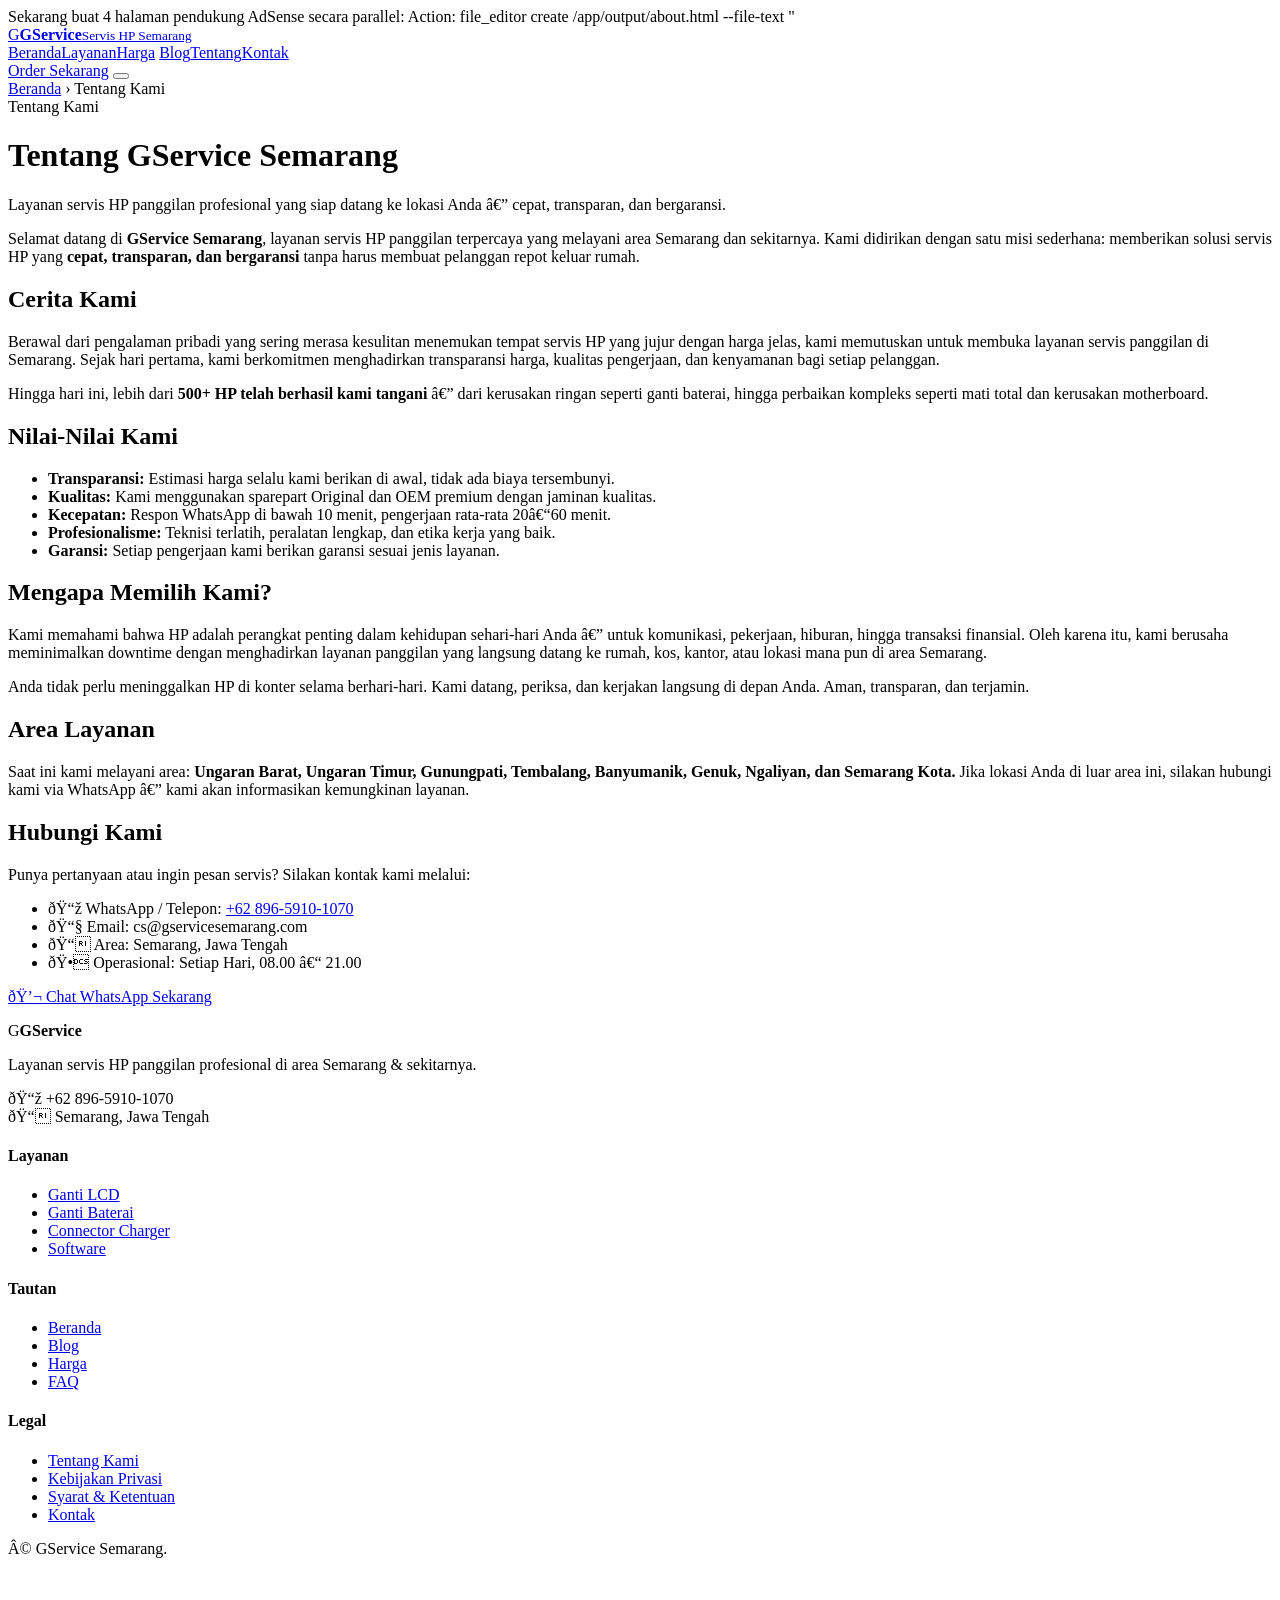
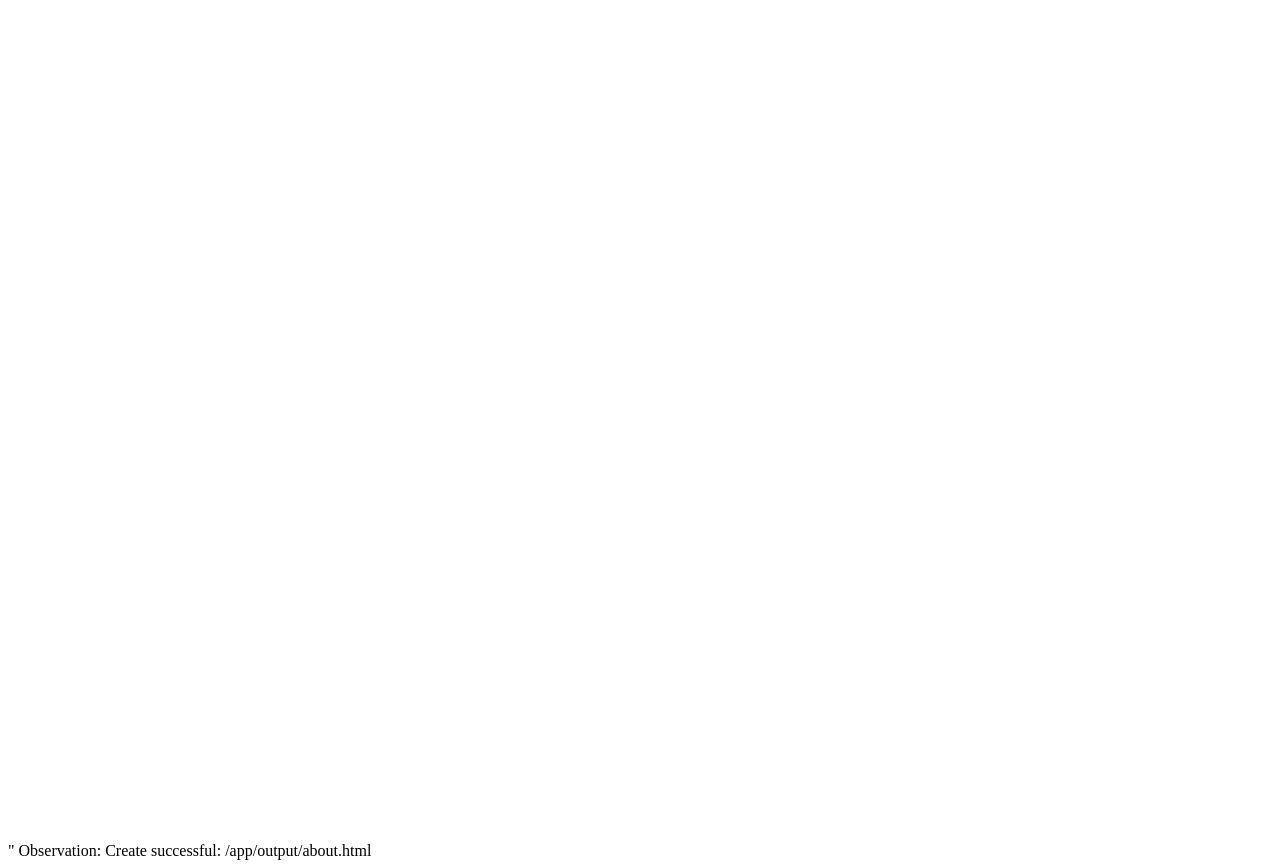
<file: about.html>
Sekarang buat 4 halaman pendukung AdSense secara parallel:
Action: file_editor create /app/output/about.html --file-text "<!DOCTYPE html>
<html lang=\"id\">
<head>
<meta charset=\"UTF-8\"><meta name=\"viewport\" content=\"width=device-width,initial-scale=1.0\">
<title>Tentang Kami — GService Semarang</title>
<meta name=\"description\" content=\"Tentang GService Semarang — layanan servis HP panggilan profesional di Semarang. Tim teknisi berpengalaman, sparepart berkualitas, dan komitmen pada pelayanan.\">
<link rel=\"canonical\" href=\"https://gservicesemarang.com/about.html\">
<link rel=\"preconnect\" href=\"https://fonts.googleapis.com\">
<link href=\"https://fonts.googleapis.com/css2?family=Plus+Jakarta+Sans:wght@400;500;600;700;800&display=swap\" rel=\"stylesheet\">
<link rel=\"stylesheet\" href=\"style.css\">
</head>
<body>

<div class=\"nav-wrap\"><nav class=\"nav\">
  <a href=\"index.html\" class=\"brand\"><span class=\"brand-logo\">G</span><span class=\"brand-text\"><b>G<span>Service</span></b><small>Servis HP Semarang</small></span></a>
  <div class=\"nav-links\" id=\"navLinks\">
    <a href=\"index.html\">Beranda</a><a href=\"index.html#layanan\">Layanan</a><a href=\"index.html#harga\">Harga</a>
    <a href=\"blog.html\">Blog</a><a href=\"about.html\" class=\"active\">Tentang</a><a href=\"contact.html\">Kontak</a>
  </div>
  <a href=\"https://wa.me/6289659101070\" class=\"nav-cta\">Order Sekarang</a>
  <button class=\"menu-toggle\" id=\"menuBtn\"><span></span></button>
</nav></div>

<header class=\"page-head\">
  <div class=\"container\">
    <div class=\"crumbs\"><a href=\"index.html\">Beranda</a> &rsaquo; Tentang Kami</div>
    <span class=\"eyebrow\">Tentang Kami</span>
    <h1>Tentang <span class=\"accent\">GService Semarang</span></h1>
    <p class=\"lead\">Layanan servis HP panggilan profesional yang siap datang ke lokasi Anda — cepat, transparan, dan bergaransi.</p>
  </div>
</header>

<main><div class=\"container\"><div class=\"static-body\">

<p>Selamat datang di <strong>GService Semarang</strong>, layanan servis HP panggilan terpercaya yang melayani area Semarang dan sekitarnya. Kami didirikan dengan satu misi sederhana: memberikan solusi servis HP yang <strong>cepat, transparan, dan bergaransi</strong> tanpa harus membuat pelanggan repot keluar rumah.</p>

<h2>Cerita Kami</h2>
<p>Berawal dari pengalaman pribadi yang sering merasa kesulitan menemukan tempat servis HP yang jujur dengan harga jelas, kami memutuskan untuk membuka layanan servis panggilan di Semarang. Sejak hari pertama, kami berkomitmen menghadirkan transparansi harga, kualitas pengerjaan, dan kenyamanan bagi setiap pelanggan.</p>

<p>Hingga hari ini, lebih dari <strong>500+ HP telah berhasil kami tangani</strong> — dari kerusakan ringan seperti ganti baterai, hingga perbaikan kompleks seperti mati total dan kerusakan motherboard.</p>

<h2>Nilai-Nilai Kami</h2>
<ul>
  <li><strong>Transparansi:</strong> Estimasi harga selalu kami berikan di awal, tidak ada biaya tersembunyi.</li>
  <li><strong>Kualitas:</strong> Kami menggunakan sparepart Original dan OEM premium dengan jaminan kualitas.</li>
  <li><strong>Kecepatan:</strong> Respon WhatsApp di bawah 10 menit, pengerjaan rata-rata 20–60 menit.</li>
  <li><strong>Profesionalisme:</strong> Teknisi terlatih, peralatan lengkap, dan etika kerja yang baik.</li>
  <li><strong>Garansi:</strong> Setiap pengerjaan kami berikan garansi sesuai jenis layanan.</li>
</ul>

<h2>Mengapa Memilih Kami?</h2>
<p>Kami memahami bahwa HP adalah perangkat penting dalam kehidupan sehari-hari Anda — untuk komunikasi, pekerjaan, hiburan, hingga transaksi finansial. Oleh karena itu, kami berusaha meminimalkan downtime dengan menghadirkan layanan panggilan yang langsung datang ke rumah, kos, kantor, atau lokasi mana pun di area Semarang.</p>

<p>Anda tidak perlu meninggalkan HP di konter selama berhari-hari. Kami datang, periksa, dan kerjakan langsung di depan Anda. Aman, transparan, dan terjamin.</p>

<h2>Area Layanan</h2>
<p>Saat ini kami melayani area: <strong>Ungaran Barat, Ungaran Timur, Gunungpati, Tembalang, Banyumanik, Genuk, Ngaliyan, dan Semarang Kota.</strong> Jika lokasi Anda di luar area ini, silakan hubungi kami via WhatsApp — kami akan informasikan kemungkinan layanan.</p>

<h2>Hubungi Kami</h2>
<p>Punya pertanyaan atau ingin pesan servis? Silakan kontak kami melalui:</p>
<ul>
  <li>📞 WhatsApp / Telepon: <a href=\"https://wa.me/6289659101070\">+62 896-5910-1070</a></li>
  <li>📧 Email: cs@gservicesemarang.com</li>
  <li>📍 Area: Semarang, Jawa Tengah</li>
  <li>🕐 Operasional: Setiap Hari, 08.00 – 21.00</li>
</ul>

<p style=\"margin-top:30px\"><a href=\"https://wa.me/6289659101070\" class=\"btn btn-primary\">💬 Chat WhatsApp Sekarang</a></p>

</div></div></main>

<footer><div class=\"container\">
  <div class=\"foot-grid\">
    <div><div class=\"foot-brand\"><span class=\"brand-logo\">G</span><b>G<span>Service</span></b></div><p>Layanan servis HP panggilan profesional di area Semarang & sekitarnya.</p><p style=\"margin-top:12px\">📞 +62 896-5910-1070<br>📍 Semarang, Jawa Tengah</p></div>
    <div><h4>Layanan</h4><ul><li><a href=\"index.html#layanan\">Ganti LCD</a></li><li><a href=\"index.html#layanan\">Ganti Baterai</a></li><li><a href=\"index.html#layanan\">Connector Charger</a></li><li><a href=\"index.html#layanan\">Software</a></li></ul></div>
    <div><h4>Tautan</h4><ul><li><a href=\"index.html\">Beranda</a></li><li><a href=\"blog.html\">Blog</a></li><li><a href=\"index.html#harga\">Harga</a></li><li><a href=\"index.html#faq\">FAQ</a></li></ul></div>
    <div><h4>Legal</h4><ul><li><a href=\"about.html\">Tentang Kami</a></li><li><a href=\"privacy-policy.html\">Kebijakan Privasi</a></li><li><a href=\"terms.html\">Syarat & Ketentuan</a></li><li><a href=\"contact.html\">Kontak</a></li></ul></div>
  </div>
  <div class=\"foot-bottom\">© <span id=\"year\"></span> GService Semarang.</div>
</div></footer>

<a href=\"https://wa.me/6289659101070\" class=\"floating-wa\" aria-label=\"WA\"><svg width=\"28\" height=\"28\" viewBox=\"0 0 24 24\" fill=\"currentColor\"><path d=\"M20.5 3.5A11.8 11.8 0 0 0 12 0 12 12 0 0 0 1.7 17.9L0 24l6.3-1.6A12 12 0 0 0 24 12a11.8 11.8 0 0 0-3.5-8.5Z\"/></svg></a>

<script>document.getElementById('year').textContent=new Date().getFullYear();const m=document.getElementById('menuBtn');const n=document.getElementById('navLinks');if(m)m.addEventListener('click',()=>n.classList.toggle('open'));</script>
</body></html>
"
Observation: Create successful: /app/output/about.html
</file>
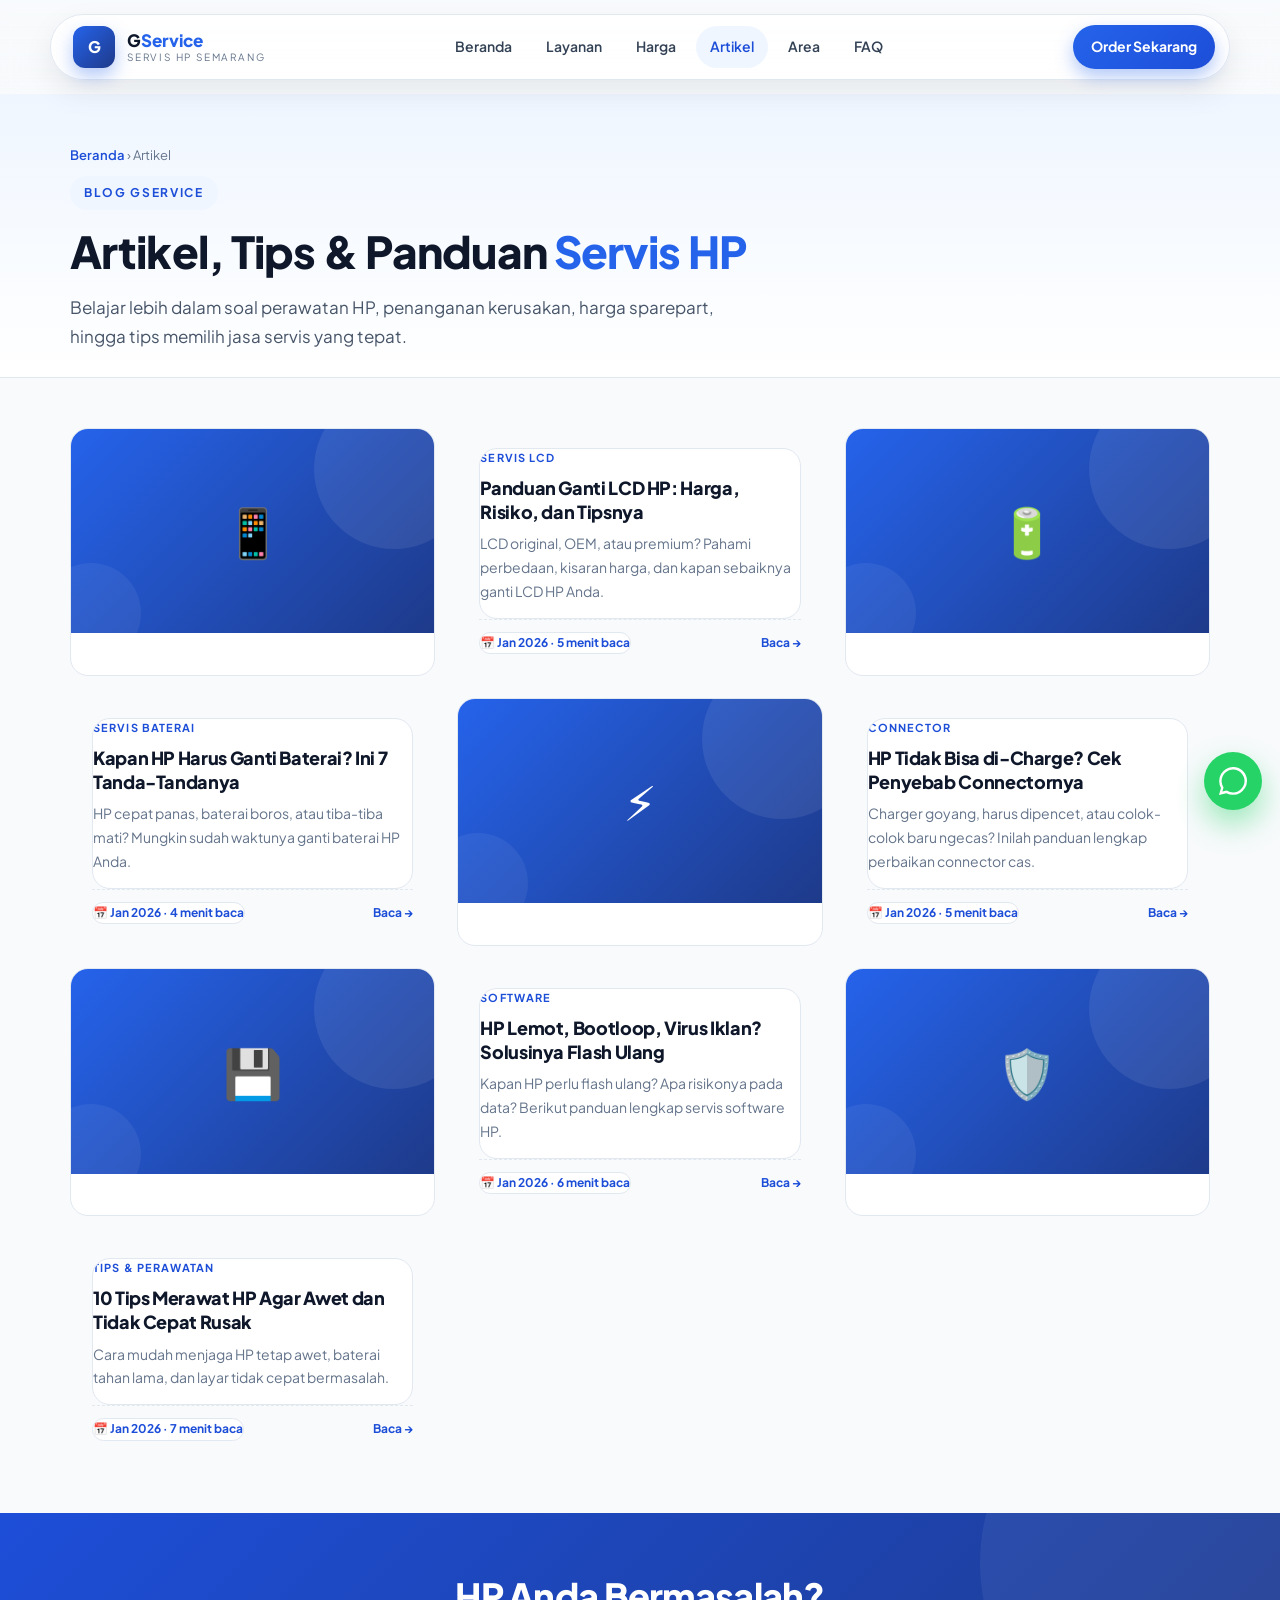
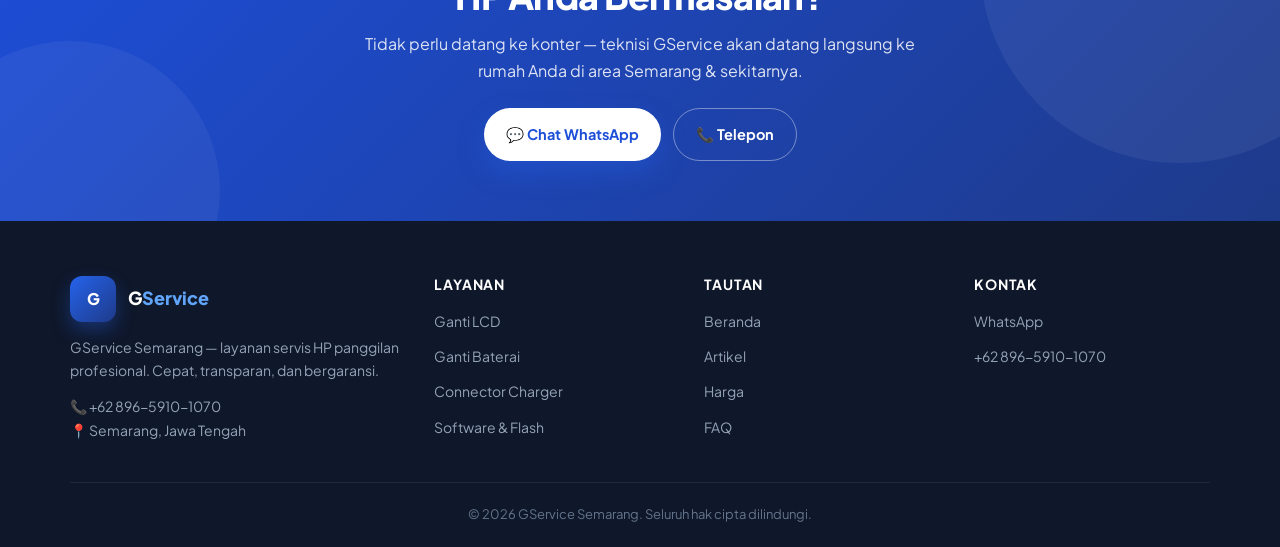
<file: blog.html>
<!DOCTYPE html>
<html lang="id">
<head>
<meta charset="UTF-8">
<meta name="viewport" content="width=device-width,initial-scale=1.0">
<meta name="theme-color" content="#1d4ed8">
<title>Artikel & Tips Servis HP — GService Semarang</title>
<meta name="description" content="Kumpulan artikel, tips, dan panduan seputar servis HP, perawatan, dan perbaikan dari GService Semarang.">
<link rel="preconnect" href="https://fonts.googleapis.com">
<link rel="preconnect" href="https://fonts.gstatic.com" crossorigin>
<link href="https://fonts.googleapis.com/css2?family=Plus+Jakarta+Sans:wght@400;500;600;700;800&display=swap" rel="stylesheet">
<link rel="stylesheet" href="style.css">
</head>
<body>

<div class="nav-wrap">
  <nav class="nav">
    <a href="index.html" class="brand"><span class="brand-logo">G</span><span class="brand-text"><b>G<span>Service</span></b><small>Servis HP Semarang</small></span></a>
    <div class="nav-links" id="navLinks">
      <a href="index.html">Beranda</a>
      <a href="index.html#layanan">Layanan</a>
      <a href="index.html#harga">Harga</a>
      <a href="blog.html" class="active">Artikel</a>
      <a href="index.html#area">Area</a>
      <a href="index.html#faq">FAQ</a>
    </div>
    <a href="https://wa.me/6289659101070" class="nav-cta">Order Sekarang</a>
    <button class="menu-toggle" id="menuBtn" aria-label="Buka menu"><span></span></button>
  </nav>
</div>

<section class="page-head">
  <div class="container">
    <div class="crumbs"><a href="index.html">Beranda</a> › Artikel</div>
    <span class="eyebrow">Blog GService</span>
    <h1>Artikel, Tips & Panduan <span class="accent">Servis HP</span></h1>
    <p class="lead">Belajar lebih dalam soal perawatan HP, penanganan kerusakan, harga sparepart, hingga tips memilih jasa servis yang tepat.</p>
  </div>
</section>

<div class="container">
  <div class="blog-grid">
    <a href="artikel/ganti-lcd.html" class="post-card">
      <div class="post-thumb"><span>📱</span></div>
      <div class="post-body">
        <span class="post-cat">Servis LCD</span>
        <h3>Panduan Ganti LCD HP: Harga, Risiko, dan Tipsnya</h3>
        <p>LCD original, OEM, atau premium? Pahami perbedaan, kisaran harga, dan kapan sebaiknya ganti LCD HP Anda.</p>
        <div class="post-meta"><span>📅 Jan 2026 · 5 menit baca</span><a>Baca →</a></div>
      </div>
    </a>
    <a href="artikel/ganti-baterai.html" class="post-card">
      <div class="post-thumb"><span>🔋</span></div>
      <div class="post-body">
        <span class="post-cat">Servis Baterai</span>
        <h3>Kapan HP Harus Ganti Baterai? Ini 7 Tanda-Tandanya</h3>
        <p>HP cepat panas, baterai boros, atau tiba-tiba mati? Mungkin sudah waktunya ganti baterai HP Anda.</p>
        <div class="post-meta"><span>📅 Jan 2026 · 4 menit baca</span><a>Baca →</a></div>
      </div>
    </a>
    <a href="artikel/connector-charger.html" class="post-card">
      <div class="post-thumb"><span>⚡</span></div>
      <div class="post-body">
        <span class="post-cat">Connector</span>
        <h3>HP Tidak Bisa di-Charge? Cek Penyebab Connectornya</h3>
        <p>Charger goyang, harus dipencet, atau colok-colok baru ngecas? Inilah panduan lengkap perbaikan connector cas.</p>
        <div class="post-meta"><span>📅 Jan 2026 · 5 menit baca</span><a>Baca →</a></div>
      </div>
    </a>
    <a href="artikel/software-flash.html" class="post-card">
      <div class="post-thumb"><span>💾</span></div>
      <div class="post-body">
        <span class="post-cat">Software</span>
        <h3>HP Lemot, Bootloop, Virus Iklan? Solusinya Flash Ulang</h3>
        <p>Kapan HP perlu flash ulang? Apa risikonya pada data? Berikut panduan lengkap servis software HP.</p>
        <div class="post-meta"><span>📅 Jan 2026 · 6 menit baca</span><a>Baca →</a></div>
      </div>
    </a>
    <a href="artikel/tips-merawat-hp.html" class="post-card">
      <div class="post-thumb"><span>🛡️</span></div>
      <div class="post-body">
        <span class="post-cat">Tips & Perawatan</span>
        <h3>10 Tips Merawat HP Agar Awet dan Tidak Cepat Rusak</h3>
        <p>Cara mudah menjaga HP tetap awet, baterai tahan lama, dan layar tidak cepat bermasalah.</p>
        <div class="post-meta"><span>📅 Jan 2026 · 7 menit baca</span><a>Baca →</a></div>
      </div>
    </a>
  </div>
</div>

<section class="cta">
  <div class="container">
    <h2>HP Anda Bermasalah?</h2>
    <p>Tidak perlu datang ke konter — teknisi GService akan datang langsung ke rumah Anda di area Semarang & sekitarnya.</p>
    <div class="actions">
      <a href="https://wa.me/6289659101070?text=Halo%20GService%2C%20saya%20mau%20servis%20HP" class="btn btn-primary">💬 Chat WhatsApp</a>
      <a href="tel:+6289659101070" class="btn btn-outline">📞 Telepon</a>
    </div>
  </div>
</section>

<footer>
  <div class="container">
    <div class="foot-grid">
      <div>
        <div class="foot-brand"><span class="brand-logo">G</span><b>G<span>Service</span></b></div>
        <p>GService Semarang — layanan servis HP panggilan profesional. Cepat, transparan, dan bergaransi.</p>
        <p style="margin-top:12px;color:#94a3b8">📞 +62 896-5910-1070<br>📍 Semarang, Jawa Tengah</p>
      </div>
      <div><h4>Layanan</h4><ul>
        <li><a href="artikel/ganti-lcd.html">Ganti LCD</a></li>
        <li><a href="artikel/ganti-baterai.html">Ganti Baterai</a></li>
        <li><a href="artikel/connector-charger.html">Connector Charger</a></li>
        <li><a href="artikel/software-flash.html">Software & Flash</a></li>
      </ul></div>
      <div><h4>Tautan</h4><ul>
        <li><a href="index.html">Beranda</a></li>
        <li><a href="blog.html">Artikel</a></li>
        <li><a href="index.html#harga">Harga</a></li>
        <li><a href="index.html#faq">FAQ</a></li>
      </ul></div>
      <div><h4>Kontak</h4><ul>
        <li><a href="https://wa.me/6289659101070">WhatsApp</a></li>
        <li><a href="tel:+6289659101070">+62 896-5910-1070</a></li>
      </ul></div>
    </div>
    <div class="foot-bottom">© <span id="year"></span> GService Semarang. Seluruh hak cipta dilindungi.</div>
  </div>
</footer>

<a href="https://wa.me/6289659101070" class="floating-wa" aria-label="Chat WhatsApp">
  <svg width="28" height="28" viewBox="0 0 24 24" fill="currentColor"><path d="M20.5 3.5A11.8 11.8 0 0 0 12 0 12 12 0 0 0 1.7 17.9L0 24l6.3-1.6A12 12 0 0 0 24 12a11.8 11.8 0 0 0-3.5-8.5ZM12 21.8a9.7 9.7 0 0 1-5-1.4l-.4-.2-3.7.9 1-3.6-.2-.4a9.8 9.8 0 1 1 8.3 4.7Z"/></svg>
</a>

<script>
document.getElementById('year').textContent=new Date().getFullYear();
const menuBtn=document.getElementById('menuBtn');const navLinks=document.getElementById('navLinks');
if(menuBtn){menuBtn.addEventListener('click',()=>navLinks.classList.toggle('open'));}
</script>
</body>
</html>
</file>
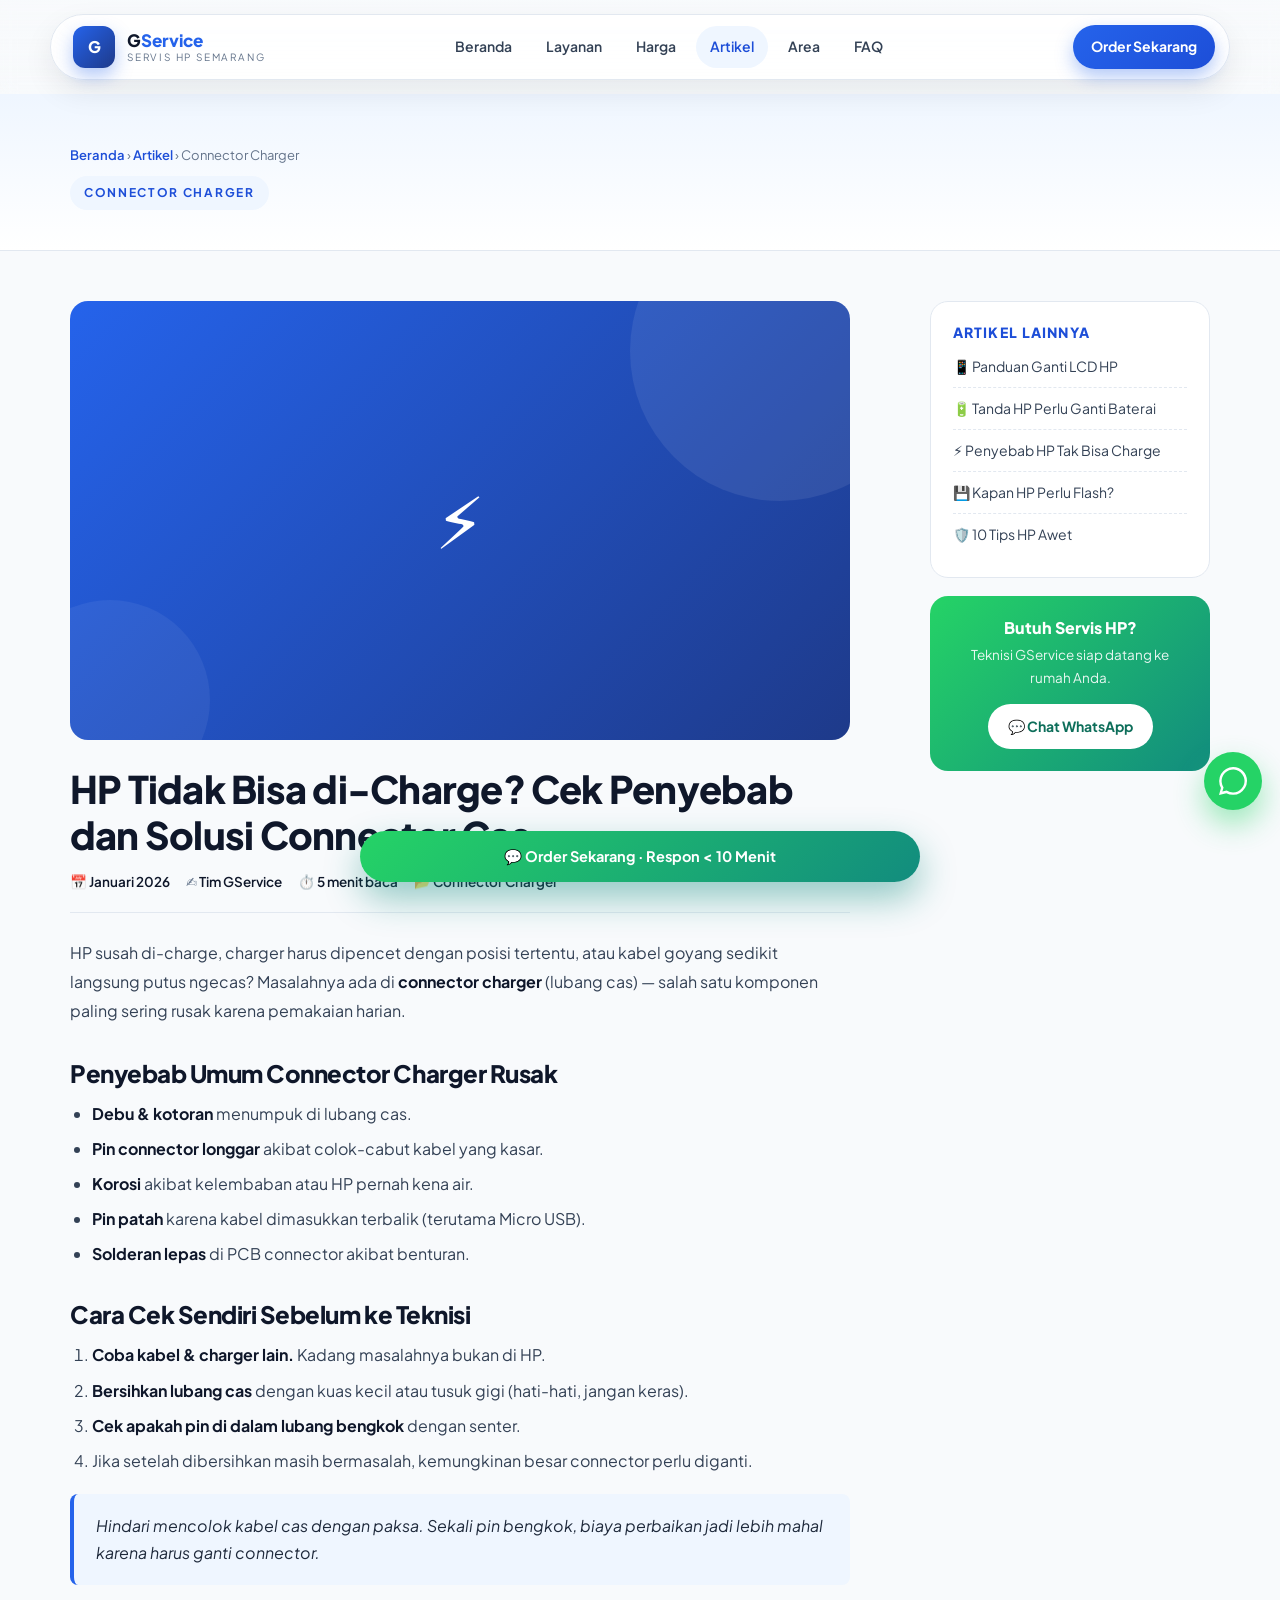
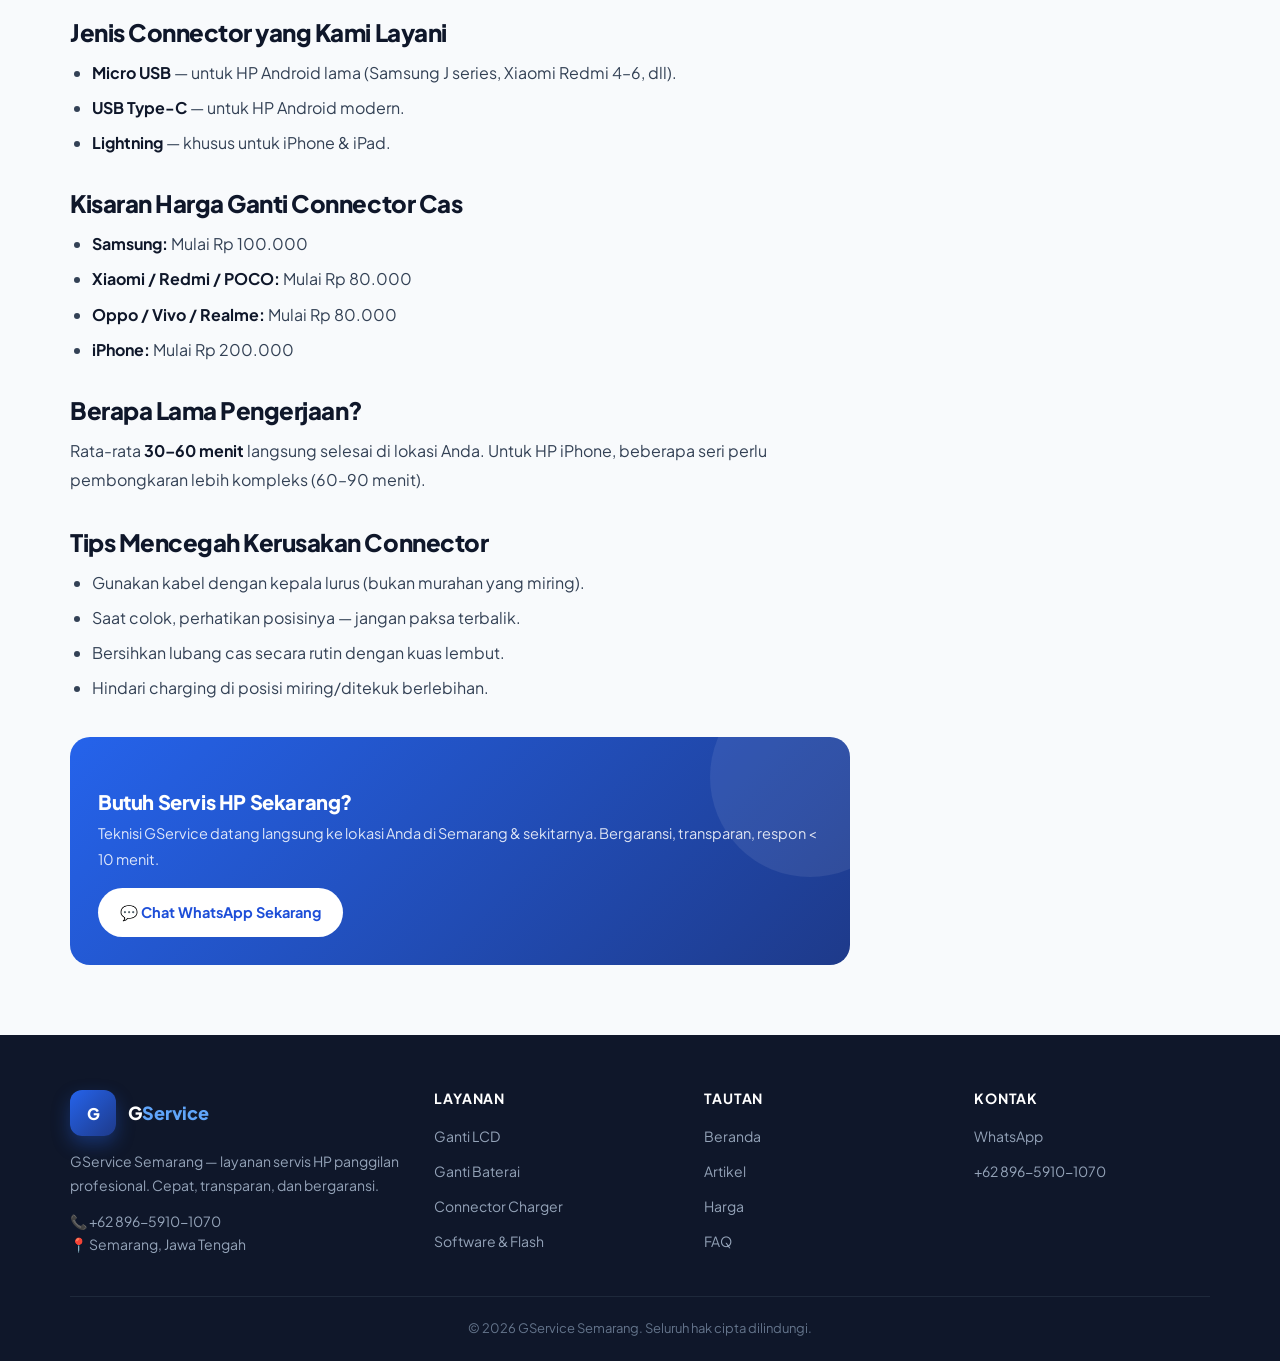
<file: connector-charger.html>
<!DOCTYPE html>
<html lang="id">
<head>
<meta charset="UTF-8">
<meta name="viewport" content="width=device-width,initial-scale=1.0">
<meta name="theme-color" content="#1d4ed8">
<title>HP Tidak Bisa di-Charge? Cek Penyebab dan Solusi Connector Cas — GService Semarang</title>
<meta name="description" content="HP Tidak Bisa di-Charge? Cek Penyebab dan Solusi Connector Cas. Panduan lengkap dari GService Semarang — servis HP panggilan ke rumah, bergaransi.">
<link rel="preconnect" href="https://fonts.googleapis.com">
<link rel="preconnect" href="https://fonts.gstatic.com" crossorigin>
<link href="https://fonts.googleapis.com/css2?family=Plus+Jakarta+Sans:wght@400;500;600;700;800&display=swap" rel="stylesheet">
<link rel="stylesheet" href="../style.css">
</head>
<body>
<div class="nav-wrap">
  <nav class="nav">
    <a href="../index.html" class="brand"><span class="brand-logo">G</span><span class="brand-text"><b>G<span>Service</span></b><small>Servis HP Semarang</small></span></a>
    <div class="nav-links" id="navLinks">
      <a href="../index.html">Beranda</a>
      <a href="../index.html#layanan">Layanan</a>
      <a href="../index.html#harga">Harga</a>
      <a href="../blog.html" class="active">Artikel</a>
      <a href="../index.html#area">Area</a>
      <a href="../index.html#faq">FAQ</a>
    </div>
    <a href="https://wa.me/6289659101070" class="nav-cta">Order Sekarang</a>
    <button class="menu-toggle" id="menuBtn" aria-label="Buka menu"><span></span></button>
  </nav>
</div>
<section class="page-head">
  <div class="container">
    <div class="crumbs"><a href="../index.html">Beranda</a> › <a href="../blog.html">Artikel</a> › Connector Charger</div>
    <span class="eyebrow">Connector Charger</span>
  </div>
</section>
<div class="container">
  <div class="article-wrap">
    <article class="article-main">
      <div class="hero-img"><span>⚡</span></div>
      <h1>HP Tidak Bisa di-Charge? Cek Penyebab dan Solusi Connector Cas</h1>
      <div class="article-meta"><span>📅 <b>Januari 2026</b></span><span>✍️ <b>Tim GService</b></span><span>⏱️ <b>5 menit baca</b></span><span>📂 <b>Connector Charger</b></span></div>
      <p>HP susah di-charge, charger harus dipencet dengan posisi tertentu, atau kabel goyang sedikit langsung putus ngecas? Masalahnya ada di <strong>connector charger</strong> (lubang cas) — salah satu komponen paling sering rusak karena pemakaian harian.</p>
<h2>Penyebab Umum Connector Charger Rusak</h2>
<ul>
  <li><strong>Debu & kotoran</strong> menumpuk di lubang cas.</li>
  <li><strong>Pin connector longgar</strong> akibat colok-cabut kabel yang kasar.</li>
  <li><strong>Korosi</strong> akibat kelembaban atau HP pernah kena air.</li>
  <li><strong>Pin patah</strong> karena kabel dimasukkan terbalik (terutama Micro USB).</li>
  <li><strong>Solderan lepas</strong> di PCB connector akibat benturan.</li>
</ul>
<h2>Cara Cek Sendiri Sebelum ke Teknisi</h2>
<ol>
  <li><strong>Coba kabel & charger lain.</strong> Kadang masalahnya bukan di HP.</li>
  <li><strong>Bersihkan lubang cas</strong> dengan kuas kecil atau tusuk gigi (hati-hati, jangan keras).</li>
  <li><strong>Cek apakah pin di dalam lubang bengkok</strong> dengan senter.</li>
  <li>Jika setelah dibersihkan masih bermasalah, kemungkinan besar connector perlu diganti.</li>
</ol>
<blockquote>Hindari mencolok kabel cas dengan paksa. Sekali pin bengkok, biaya perbaikan jadi lebih mahal karena harus ganti connector.</blockquote>
<h2>Jenis Connector yang Kami Layani</h2>
<ul>
  <li><strong>Micro USB</strong> — untuk HP Android lama (Samsung J series, Xiaomi Redmi 4–6, dll).</li>
  <li><strong>USB Type-C</strong> — untuk HP Android modern.</li>
  <li><strong>Lightning</strong> — khusus untuk iPhone & iPad.</li>
</ul>
<h2>Kisaran Harga Ganti Connector Cas</h2>
<ul>
  <li><strong>Samsung:</strong> Mulai Rp 100.000</li>
  <li><strong>Xiaomi / Redmi / POCO:</strong> Mulai Rp 80.000</li>
  <li><strong>Oppo / Vivo / Realme:</strong> Mulai Rp 80.000</li>
  <li><strong>iPhone:</strong> Mulai Rp 200.000</li>
</ul>
<h2>Berapa Lama Pengerjaan?</h2>
<p>Rata-rata <strong>30–60 menit</strong> langsung selesai di lokasi Anda. Untuk HP iPhone, beberapa seri perlu pembongkaran lebih kompleks (60–90 menit).</p>
<h2>Tips Mencegah Kerusakan Connector</h2>
<ul>
  <li>Gunakan kabel dengan kepala lurus (bukan murahan yang miring).</li>
  <li>Saat colok, perhatikan posisinya — jangan paksa terbalik.</li>
  <li>Bersihkan lubang cas secara rutin dengan kuas lembut.</li>
  <li>Hindari charging di posisi miring/ditekuk berlebihan.</li>
</ul>
      <div class="article-cta">
        <h3>Butuh Servis HP Sekarang?</h3>
        <p>Teknisi GService datang langsung ke lokasi Anda di Semarang & sekitarnya. Bergaransi, transparan, respon &lt; 10 menit.</p>
        <a href="https://wa.me/6289659101070?text=Halo%20GService%2C%20saya%20mau%20servis%20HP">💬 Chat WhatsApp Sekarang</a>
      </div>
    </article>
    <aside class="article-side">
  <div class="side-box">
    <h4>Artikel Lainnya</h4>
    <ul>
      <li><a href="ganti-lcd.html">📱 Panduan Ganti LCD HP</a></li>
      <li><a href="ganti-baterai.html">🔋 Tanda HP Perlu Ganti Baterai</a></li>
      <li><a href="connector-charger.html">⚡ Penyebab HP Tak Bisa Charge</a></li>
      <li><a href="software-flash.html">💾 Kapan HP Perlu Flash?</a></li>
      <li><a href="tips-merawat-hp.html">🛡️ 10 Tips HP Awet</a></li>
    </ul>
  </div>
  <div class="side-cta">
    <h4>Butuh Servis HP?</h4>
    <p>Teknisi GService siap datang ke rumah Anda.</p>
    <a href="https://wa.me/6289659101070">💬 Chat WhatsApp</a>
  </div>
</aside>
  </div>
</div>
<footer>
  <div class="container">
    <div class="foot-grid">
      <div>
        <div class="foot-brand"><span class="brand-logo">G</span><b>G<span>Service</span></b></div>
        <p>GService Semarang — layanan servis HP panggilan profesional. Cepat, transparan, dan bergaransi.</p>
        <p style="margin-top:12px;color:#94a3b8">📞 +62 896-5910-1070<br>📍 Semarang, Jawa Tengah</p>
      </div>
      <div><h4>Layanan</h4><ul>
        <li><a href="ganti-lcd.html">Ganti LCD</a></li>
        <li><a href="ganti-baterai.html">Ganti Baterai</a></li>
        <li><a href="connector-charger.html">Connector Charger</a></li>
        <li><a href="software-flash.html">Software & Flash</a></li>
      </ul></div>
      <div><h4>Tautan</h4><ul>
        <li><a href="../index.html">Beranda</a></li>
        <li><a href="../blog.html">Artikel</a></li>
        <li><a href="../index.html#harga">Harga</a></li>
        <li><a href="../index.html#faq">FAQ</a></li>
      </ul></div>
      <div><h4>Kontak</h4><ul>
        <li><a href="https://wa.me/6289659101070">WhatsApp</a></li>
        <li><a href="tel:+6289659101070">+62 896-5910-1070</a></li>
      </ul></div>
    </div>
    <div class="foot-bottom">© <span id="year"></span> GService Semarang. Seluruh hak cipta dilindungi.</div>
  </div>
</footer>

<a href="https://wa.me/6289659101070" class="floating-wa" aria-label="Chat WhatsApp">
  <svg width="28" height="28" viewBox="0 0 24 24" fill="currentColor"><path d="M20.5 3.5A11.8 11.8 0 0 0 12 0 12 12 0 0 0 1.7 17.9L0 24l6.3-1.6A12 12 0 0 0 24 12a11.8 11.8 0 0 0-3.5-8.5ZM12 21.8a9.7 9.7 0 0 1-5-1.4l-.4-.2-3.7.9 1-3.6-.2-.4a9.8 9.8 0 1 1 8.3 4.7Z"/></svg>
</a>
<a href="https://wa.me/6289659101070?text=Halo%20GService%2C%20saya%20mau%20servis%20HP" class="sticky-wa">💬 Order Sekarang · Respon &lt; 10 Menit</a>

<script>
document.getElementById('year').textContent=new Date().getFullYear();
const menuBtn=document.getElementById('menuBtn');const navLinks=document.getElementById('navLinks');
if(menuBtn){menuBtn.addEventListener('click',()=>navLinks.classList.toggle('open'));}
</script>
</body></html>
</file>
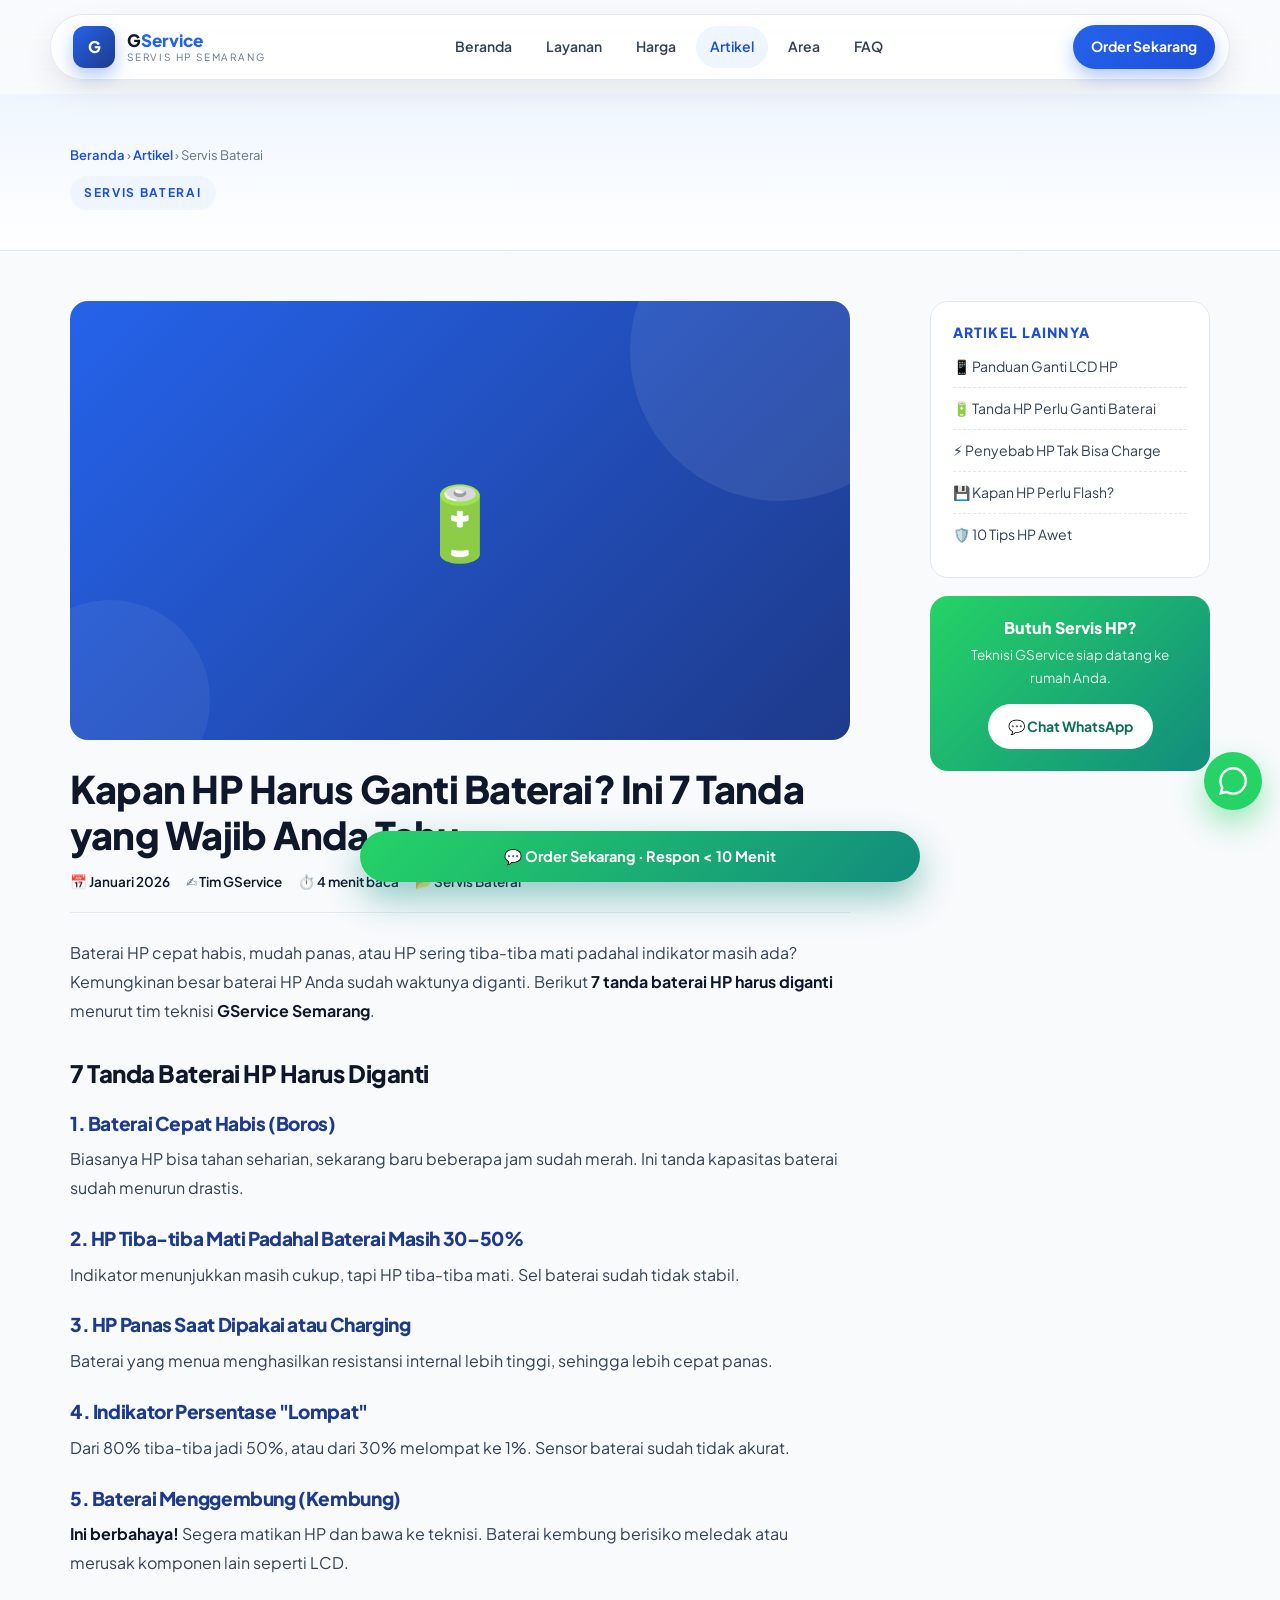
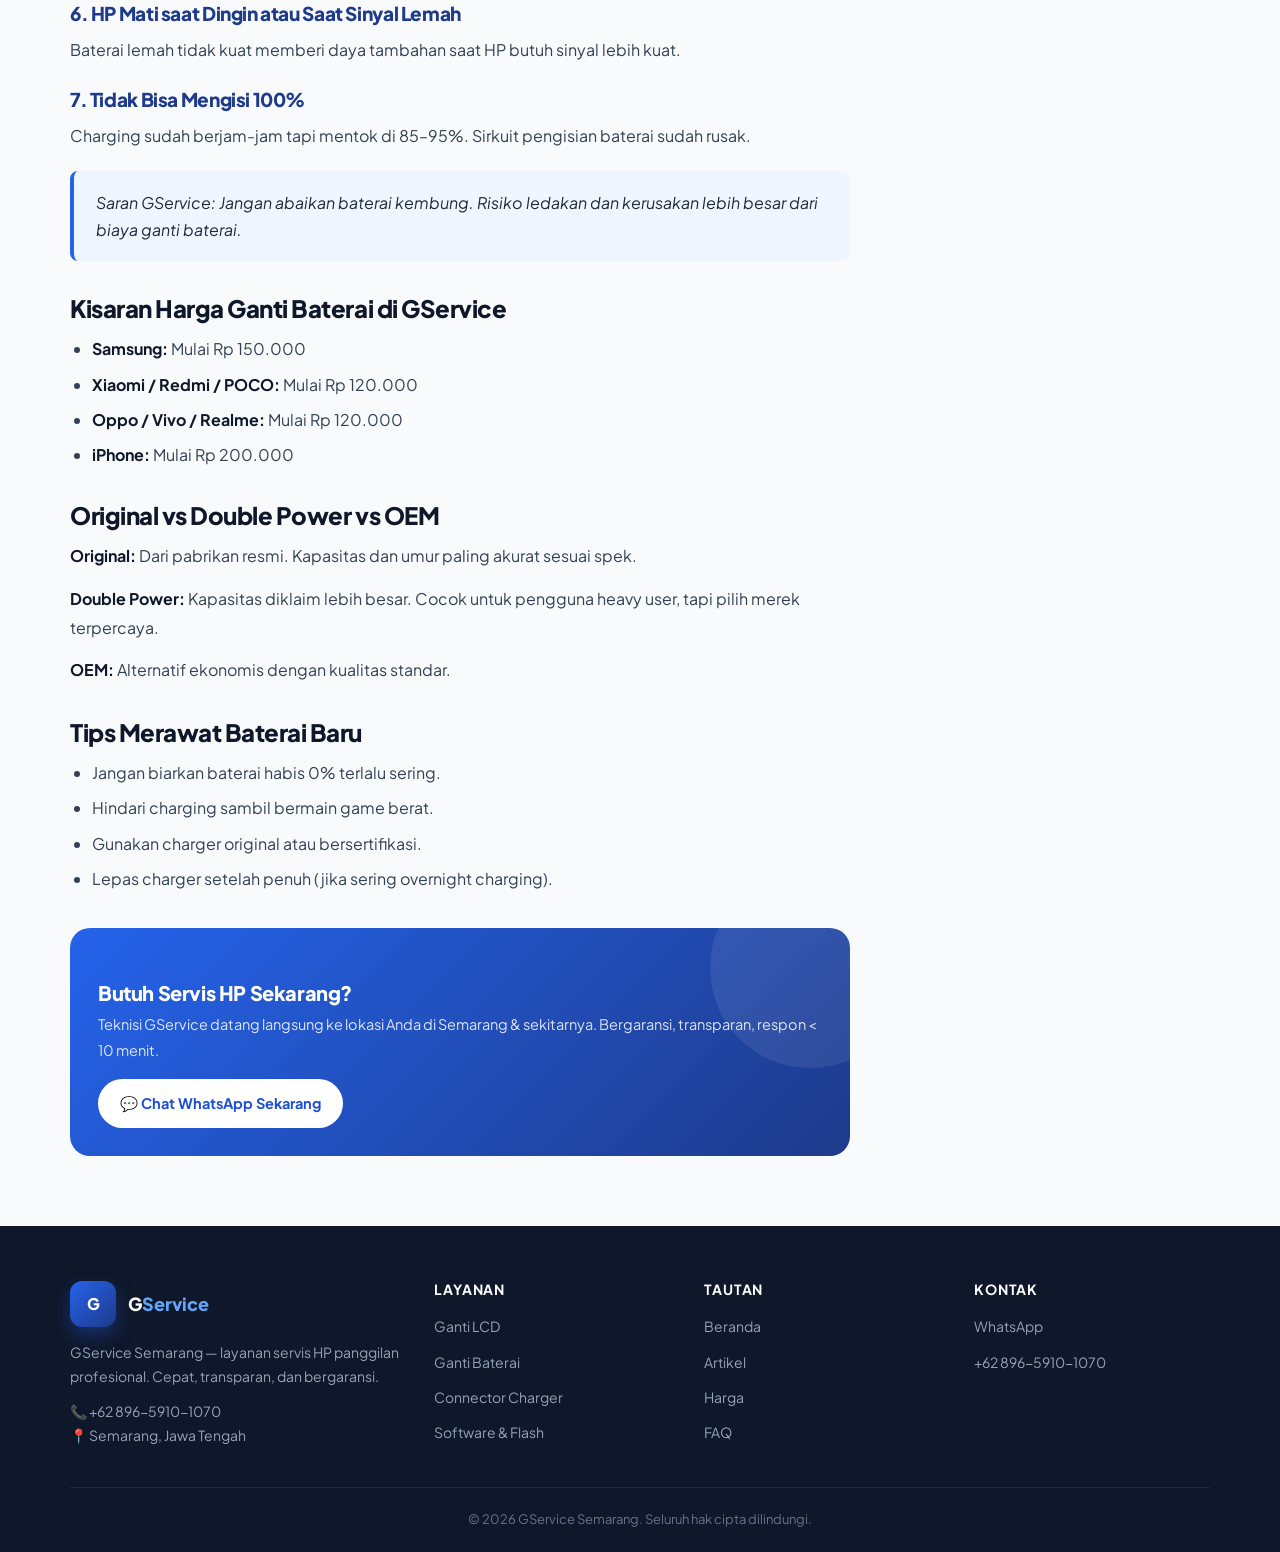
<file: ganti-baterai.html>
<!DOCTYPE html>
<html lang="id">
<head>
<meta charset="UTF-8">
<meta name="viewport" content="width=device-width,initial-scale=1.0">
<meta name="theme-color" content="#1d4ed8">
<title>Kapan HP Harus Ganti Baterai? Ini 7 Tanda yang Wajib Anda Tahu — GService Semarang</title>
<meta name="description" content="Kapan HP Harus Ganti Baterai? Ini 7 Tanda yang Wajib Anda Tahu. Panduan lengkap dari GService Semarang — servis HP panggilan ke rumah, bergaransi.">
<link rel="preconnect" href="https://fonts.googleapis.com">
<link rel="preconnect" href="https://fonts.gstatic.com" crossorigin>
<link href="https://fonts.googleapis.com/css2?family=Plus+Jakarta+Sans:wght@400;500;600;700;800&display=swap" rel="stylesheet">
<link rel="stylesheet" href="../style.css">
</head>
<body>
<div class="nav-wrap">
  <nav class="nav">
    <a href="../index.html" class="brand"><span class="brand-logo">G</span><span class="brand-text"><b>G<span>Service</span></b><small>Servis HP Semarang</small></span></a>
    <div class="nav-links" id="navLinks">
      <a href="../index.html">Beranda</a>
      <a href="../index.html#layanan">Layanan</a>
      <a href="../index.html#harga">Harga</a>
      <a href="../blog.html" class="active">Artikel</a>
      <a href="../index.html#area">Area</a>
      <a href="../index.html#faq">FAQ</a>
    </div>
    <a href="https://wa.me/6289659101070" class="nav-cta">Order Sekarang</a>
    <button class="menu-toggle" id="menuBtn" aria-label="Buka menu"><span></span></button>
  </nav>
</div>
<section class="page-head">
  <div class="container">
    <div class="crumbs"><a href="../index.html">Beranda</a> › <a href="../blog.html">Artikel</a> › Servis Baterai</div>
    <span class="eyebrow">Servis Baterai</span>
  </div>
</section>
<div class="container">
  <div class="article-wrap">
    <article class="article-main">
      <div class="hero-img"><span>🔋</span></div>
      <h1>Kapan HP Harus Ganti Baterai? Ini 7 Tanda yang Wajib Anda Tahu</h1>
      <div class="article-meta"><span>📅 <b>Januari 2026</b></span><span>✍️ <b>Tim GService</b></span><span>⏱️ <b>4 menit baca</b></span><span>📂 <b>Servis Baterai</b></span></div>
      <p>Baterai HP cepat habis, mudah panas, atau HP sering tiba-tiba mati padahal indikator masih ada? Kemungkinan besar baterai HP Anda sudah waktunya diganti. Berikut <strong>7 tanda baterai HP harus diganti</strong> menurut tim teknisi <strong>GService Semarang</strong>.</p>
<h2>7 Tanda Baterai HP Harus Diganti</h2>
<h3>1. Baterai Cepat Habis (Boros)</h3>
<p>Biasanya HP bisa tahan seharian, sekarang baru beberapa jam sudah merah. Ini tanda kapasitas baterai sudah menurun drastis.</p>
<h3>2. HP Tiba-tiba Mati Padahal Baterai Masih 30–50%</h3>
<p>Indikator menunjukkan masih cukup, tapi HP tiba-tiba mati. Sel baterai sudah tidak stabil.</p>
<h3>3. HP Panas Saat Dipakai atau Charging</h3>
<p>Baterai yang menua menghasilkan resistansi internal lebih tinggi, sehingga lebih cepat panas.</p>
<h3>4. Indikator Persentase "Lompat"</h3>
<p>Dari 80% tiba-tiba jadi 50%, atau dari 30% melompat ke 1%. Sensor baterai sudah tidak akurat.</p>
<h3>5. Baterai Menggembung (Kembung)</h3>
<p><strong>Ini berbahaya!</strong> Segera matikan HP dan bawa ke teknisi. Baterai kembung berisiko meledak atau merusak komponen lain seperti LCD.</p>
<h3>6. HP Mati saat Dingin atau Saat Sinyal Lemah</h3>
<p>Baterai lemah tidak kuat memberi daya tambahan saat HP butuh sinyal lebih kuat.</p>
<h3>7. Tidak Bisa Mengisi 100%</h3>
<p>Charging sudah berjam-jam tapi mentok di 85–95%. Sirkuit pengisian baterai sudah rusak.</p>
<blockquote>Saran GService: Jangan abaikan baterai kembung. Risiko ledakan dan kerusakan lebih besar dari biaya ganti baterai.</blockquote>
<h2>Kisaran Harga Ganti Baterai di GService</h2>
<ul>
  <li><strong>Samsung:</strong> Mulai Rp 150.000</li>
  <li><strong>Xiaomi / Redmi / POCO:</strong> Mulai Rp 120.000</li>
  <li><strong>Oppo / Vivo / Realme:</strong> Mulai Rp 120.000</li>
  <li><strong>iPhone:</strong> Mulai Rp 200.000</li>
</ul>
<h2>Original vs Double Power vs OEM</h2>
<p><strong>Original:</strong> Dari pabrikan resmi. Kapasitas dan umur paling akurat sesuai spek.</p>
<p><strong>Double Power:</strong> Kapasitas diklaim lebih besar. Cocok untuk pengguna heavy user, tapi pilih merek terpercaya.</p>
<p><strong>OEM:</strong> Alternatif ekonomis dengan kualitas standar.</p>
<h2>Tips Merawat Baterai Baru</h2>
<ul>
  <li>Jangan biarkan baterai habis 0% terlalu sering.</li>
  <li>Hindari charging sambil bermain game berat.</li>
  <li>Gunakan charger original atau bersertifikasi.</li>
  <li>Lepas charger setelah penuh (jika sering overnight charging).</li>
</ul>
      <div class="article-cta">
        <h3>Butuh Servis HP Sekarang?</h3>
        <p>Teknisi GService datang langsung ke lokasi Anda di Semarang & sekitarnya. Bergaransi, transparan, respon &lt; 10 menit.</p>
        <a href="https://wa.me/6289659101070?text=Halo%20GService%2C%20saya%20mau%20servis%20HP">💬 Chat WhatsApp Sekarang</a>
      </div>
    </article>
    <aside class="article-side">
  <div class="side-box">
    <h4>Artikel Lainnya</h4>
    <ul>
      <li><a href="ganti-lcd.html">📱 Panduan Ganti LCD HP</a></li>
      <li><a href="ganti-baterai.html">🔋 Tanda HP Perlu Ganti Baterai</a></li>
      <li><a href="connector-charger.html">⚡ Penyebab HP Tak Bisa Charge</a></li>
      <li><a href="software-flash.html">💾 Kapan HP Perlu Flash?</a></li>
      <li><a href="tips-merawat-hp.html">🛡️ 10 Tips HP Awet</a></li>
    </ul>
  </div>
  <div class="side-cta">
    <h4>Butuh Servis HP?</h4>
    <p>Teknisi GService siap datang ke rumah Anda.</p>
    <a href="https://wa.me/6289659101070">💬 Chat WhatsApp</a>
  </div>
</aside>
  </div>
</div>
<footer>
  <div class="container">
    <div class="foot-grid">
      <div>
        <div class="foot-brand"><span class="brand-logo">G</span><b>G<span>Service</span></b></div>
        <p>GService Semarang — layanan servis HP panggilan profesional. Cepat, transparan, dan bergaransi.</p>
        <p style="margin-top:12px;color:#94a3b8">📞 +62 896-5910-1070<br>📍 Semarang, Jawa Tengah</p>
      </div>
      <div><h4>Layanan</h4><ul>
        <li><a href="ganti-lcd.html">Ganti LCD</a></li>
        <li><a href="ganti-baterai.html">Ganti Baterai</a></li>
        <li><a href="connector-charger.html">Connector Charger</a></li>
        <li><a href="software-flash.html">Software & Flash</a></li>
      </ul></div>
      <div><h4>Tautan</h4><ul>
        <li><a href="../index.html">Beranda</a></li>
        <li><a href="../blog.html">Artikel</a></li>
        <li><a href="../index.html#harga">Harga</a></li>
        <li><a href="../index.html#faq">FAQ</a></li>
      </ul></div>
      <div><h4>Kontak</h4><ul>
        <li><a href="https://wa.me/6289659101070">WhatsApp</a></li>
        <li><a href="tel:+6289659101070">+62 896-5910-1070</a></li>
      </ul></div>
    </div>
    <div class="foot-bottom">© <span id="year"></span> GService Semarang. Seluruh hak cipta dilindungi.</div>
  </div>
</footer>

<a href="https://wa.me/6289659101070" class="floating-wa" aria-label="Chat WhatsApp">
  <svg width="28" height="28" viewBox="0 0 24 24" fill="currentColor"><path d="M20.5 3.5A11.8 11.8 0 0 0 12 0 12 12 0 0 0 1.7 17.9L0 24l6.3-1.6A12 12 0 0 0 24 12a11.8 11.8 0 0 0-3.5-8.5ZM12 21.8a9.7 9.7 0 0 1-5-1.4l-.4-.2-3.7.9 1-3.6-.2-.4a9.8 9.8 0 1 1 8.3 4.7Z"/></svg>
</a>
<a href="https://wa.me/6289659101070?text=Halo%20GService%2C%20saya%20mau%20servis%20HP" class="sticky-wa">💬 Order Sekarang · Respon &lt; 10 Menit</a>

<script>
document.getElementById('year').textContent=new Date().getFullYear();
const menuBtn=document.getElementById('menuBtn');const navLinks=document.getElementById('navLinks');
if(menuBtn){menuBtn.addEventListener('click',()=>navLinks.classList.toggle('open'));}
</script>
</body></html>
</file>
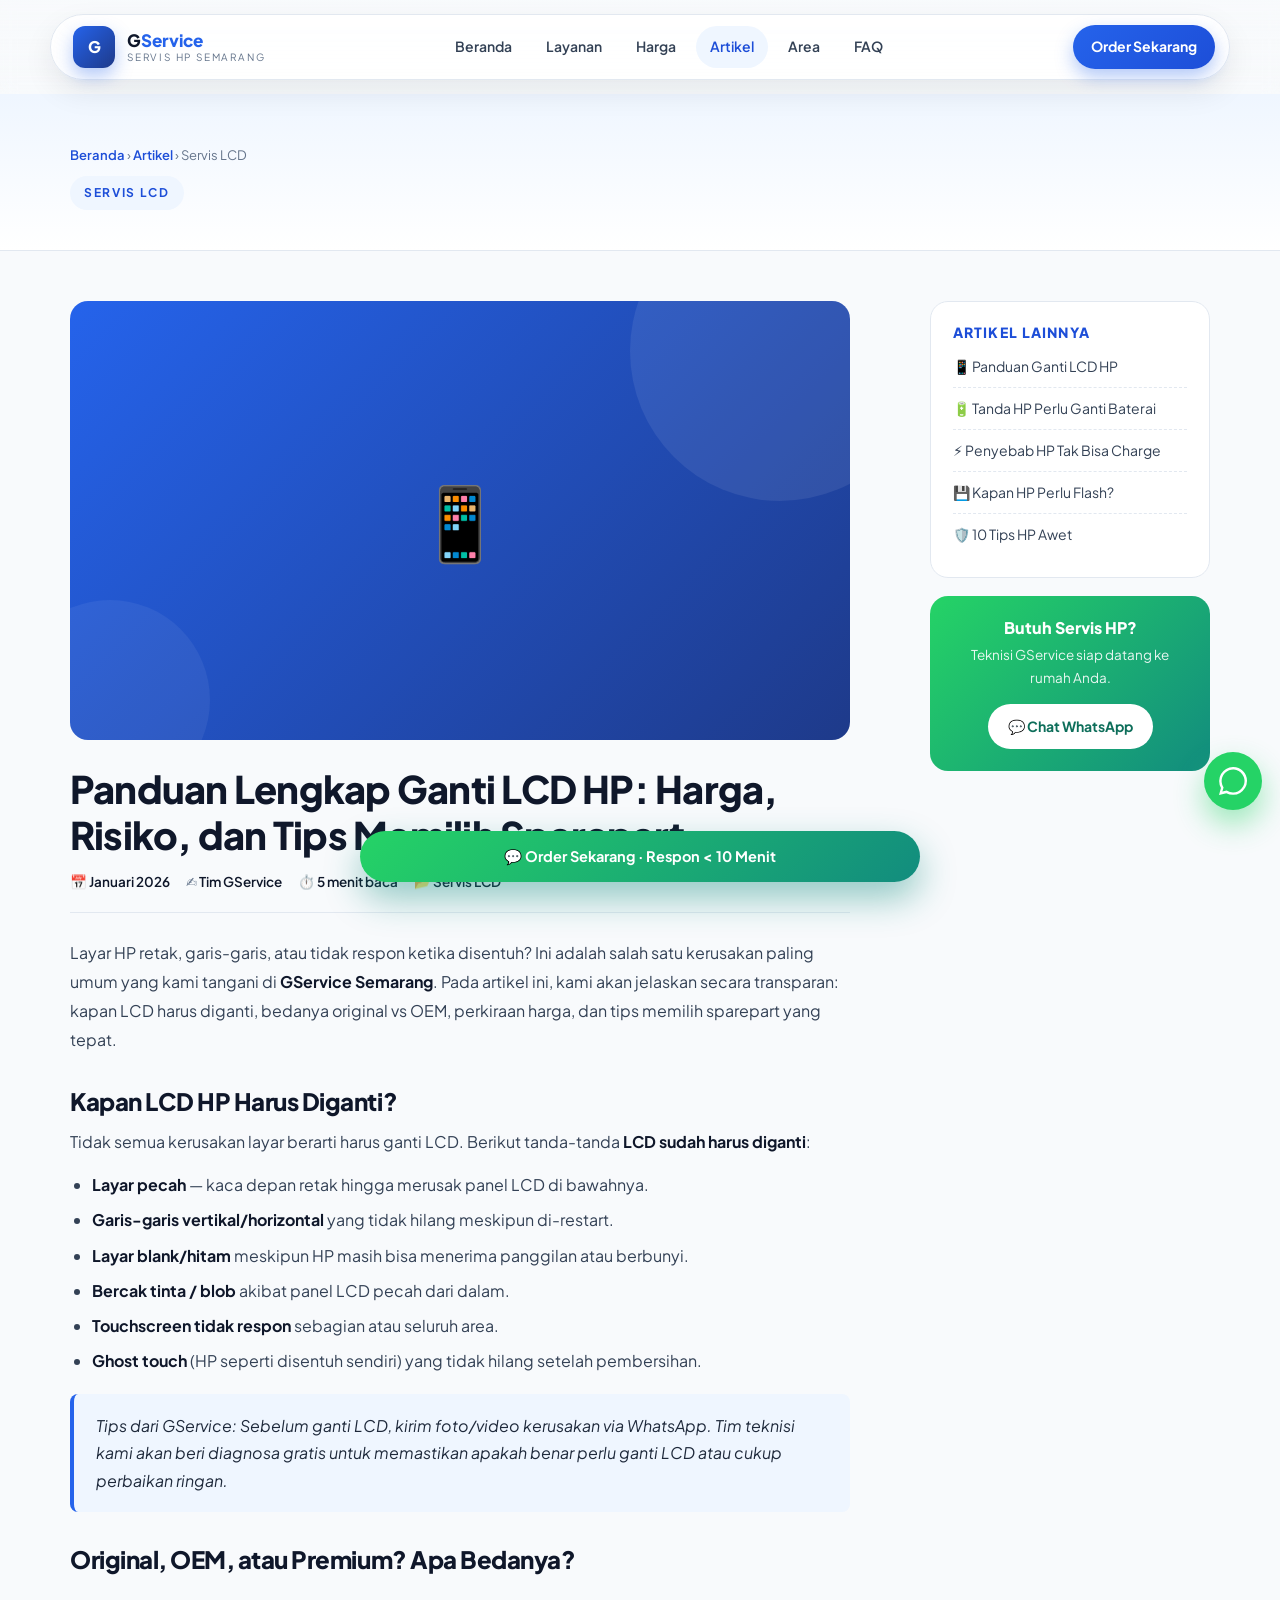
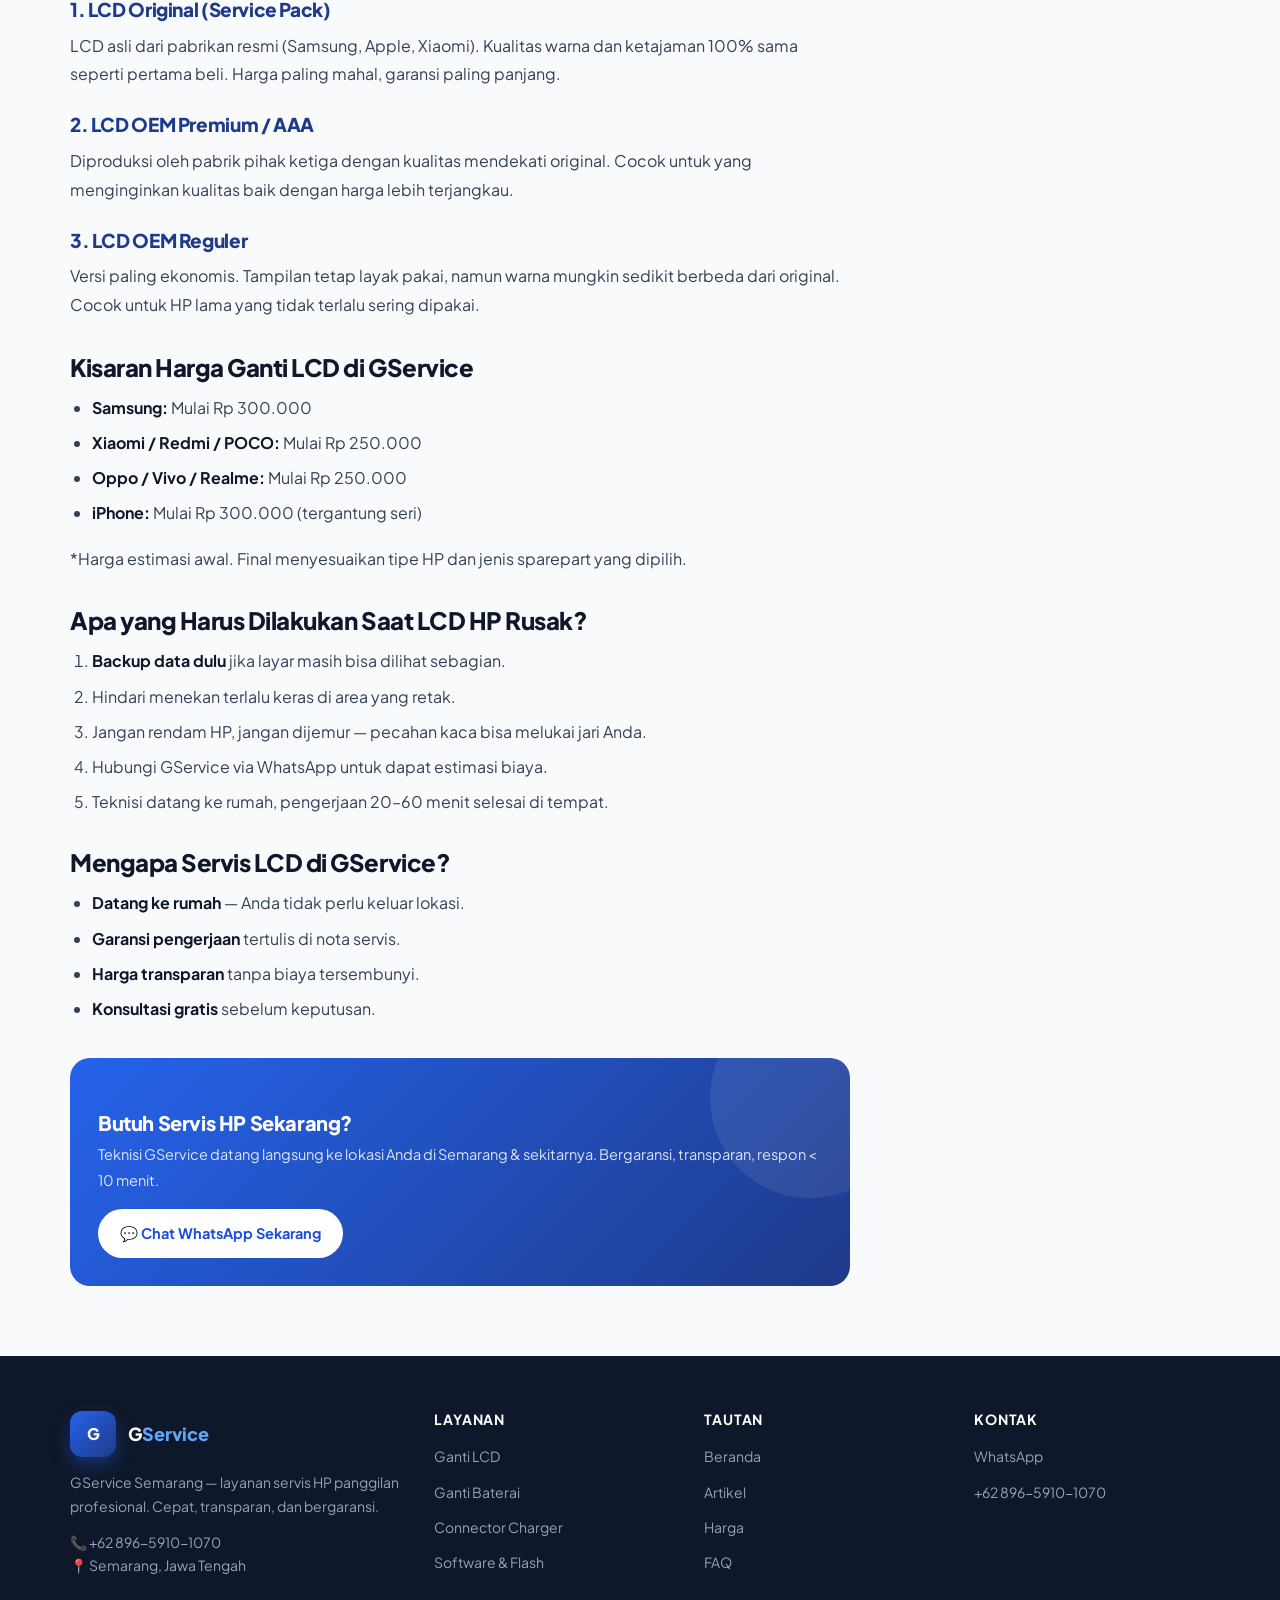
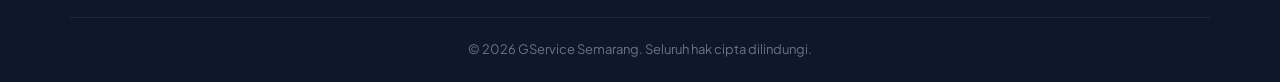
<file: ganti-lcd.html>
<!DOCTYPE html>
<html lang="id">
<head>
<meta charset="UTF-8">
<meta name="viewport" content="width=device-width,initial-scale=1.0">
<meta name="theme-color" content="#1d4ed8">
<title>Panduan Lengkap Ganti LCD HP: Harga, Risiko, dan Tips Memilih Sparepart — GService Semarang</title>
<meta name="description" content="Panduan Lengkap Ganti LCD HP: Harga, Risiko, dan Tips Memilih Sparepart. Panduan lengkap dari GService Semarang — servis HP panggilan ke rumah, bergaransi.">
<link rel="preconnect" href="https://fonts.googleapis.com">
<link rel="preconnect" href="https://fonts.gstatic.com" crossorigin>
<link href="https://fonts.googleapis.com/css2?family=Plus+Jakarta+Sans:wght@400;500;600;700;800&display=swap" rel="stylesheet">
<link rel="stylesheet" href="../style.css">
</head>
<body>
<div class="nav-wrap">
  <nav class="nav">
    <a href="../index.html" class="brand"><span class="brand-logo">G</span><span class="brand-text"><b>G<span>Service</span></b><small>Servis HP Semarang</small></span></a>
    <div class="nav-links" id="navLinks">
      <a href="../index.html">Beranda</a>
      <a href="../index.html#layanan">Layanan</a>
      <a href="../index.html#harga">Harga</a>
      <a href="../blog.html" class="active">Artikel</a>
      <a href="../index.html#area">Area</a>
      <a href="../index.html#faq">FAQ</a>
    </div>
    <a href="https://wa.me/6289659101070" class="nav-cta">Order Sekarang</a>
    <button class="menu-toggle" id="menuBtn" aria-label="Buka menu"><span></span></button>
  </nav>
</div>
<section class="page-head">
  <div class="container">
    <div class="crumbs"><a href="../index.html">Beranda</a> › <a href="../blog.html">Artikel</a> › Servis LCD</div>
    <span class="eyebrow">Servis LCD</span>
  </div>
</section>
<div class="container">
  <div class="article-wrap">
    <article class="article-main">
      <div class="hero-img"><span>📱</span></div>
      <h1>Panduan Lengkap Ganti LCD HP: Harga, Risiko, dan Tips Memilih Sparepart</h1>
      <div class="article-meta"><span>📅 <b>Januari 2026</b></span><span>✍️ <b>Tim GService</b></span><span>⏱️ <b>5 menit baca</b></span><span>📂 <b>Servis LCD</b></span></div>
      <p>Layar HP retak, garis-garis, atau tidak respon ketika disentuh? Ini adalah salah satu kerusakan paling umum yang kami tangani di <strong>GService Semarang</strong>. Pada artikel ini, kami akan jelaskan secara transparan: kapan LCD harus diganti, bedanya original vs OEM, perkiraan harga, dan tips memilih sparepart yang tepat.</p>
<h2>Kapan LCD HP Harus Diganti?</h2>
<p>Tidak semua kerusakan layar berarti harus ganti LCD. Berikut tanda-tanda <strong>LCD sudah harus diganti</strong>:</p>
<ul>
  <li><strong>Layar pecah</strong> — kaca depan retak hingga merusak panel LCD di bawahnya.</li>
  <li><strong>Garis-garis vertikal/horizontal</strong> yang tidak hilang meskipun di-restart.</li>
  <li><strong>Layar blank/hitam</strong> meskipun HP masih bisa menerima panggilan atau berbunyi.</li>
  <li><strong>Bercak tinta / blob</strong> akibat panel LCD pecah dari dalam.</li>
  <li><strong>Touchscreen tidak respon</strong> sebagian atau seluruh area.</li>
  <li><strong>Ghost touch</strong> (HP seperti disentuh sendiri) yang tidak hilang setelah pembersihan.</li>
</ul>
<blockquote>Tips dari GService: Sebelum ganti LCD, kirim foto/video kerusakan via WhatsApp. Tim teknisi kami akan beri diagnosa gratis untuk memastikan apakah benar perlu ganti LCD atau cukup perbaikan ringan.</blockquote>
<h2>Original, OEM, atau Premium? Apa Bedanya?</h2>
<h3>1. LCD Original (Service Pack)</h3>
<p>LCD asli dari pabrikan resmi (Samsung, Apple, Xiaomi). Kualitas warna dan ketajaman 100% sama seperti pertama beli. Harga paling mahal, garansi paling panjang.</p>
<h3>2. LCD OEM Premium / AAA</h3>
<p>Diproduksi oleh pabrik pihak ketiga dengan kualitas mendekati original. Cocok untuk yang menginginkan kualitas baik dengan harga lebih terjangkau.</p>
<h3>3. LCD OEM Reguler</h3>
<p>Versi paling ekonomis. Tampilan tetap layak pakai, namun warna mungkin sedikit berbeda dari original. Cocok untuk HP lama yang tidak terlalu sering dipakai.</p>
<h2>Kisaran Harga Ganti LCD di GService</h2>
<ul>
  <li><strong>Samsung:</strong> Mulai Rp 300.000</li>
  <li><strong>Xiaomi / Redmi / POCO:</strong> Mulai Rp 250.000</li>
  <li><strong>Oppo / Vivo / Realme:</strong> Mulai Rp 250.000</li>
  <li><strong>iPhone:</strong> Mulai Rp 300.000 (tergantung seri)</li>
</ul>
<p>*Harga estimasi awal. Final menyesuaikan tipe HP dan jenis sparepart yang dipilih.</p>
<h2>Apa yang Harus Dilakukan Saat LCD HP Rusak?</h2>
<ol>
  <li><strong>Backup data dulu</strong> jika layar masih bisa dilihat sebagian.</li>
  <li>Hindari menekan terlalu keras di area yang retak.</li>
  <li>Jangan rendam HP, jangan dijemur — pecahan kaca bisa melukai jari Anda.</li>
  <li>Hubungi GService via WhatsApp untuk dapat estimasi biaya.</li>
  <li>Teknisi datang ke rumah, pengerjaan 20–60 menit selesai di tempat.</li>
</ol>
<h2>Mengapa Servis LCD di GService?</h2>
<ul>
  <li><strong>Datang ke rumah</strong> — Anda tidak perlu keluar lokasi.</li>
  <li><strong>Garansi pengerjaan</strong> tertulis di nota servis.</li>
  <li><strong>Harga transparan</strong> tanpa biaya tersembunyi.</li>
  <li><strong>Konsultasi gratis</strong> sebelum keputusan.</li>
</ul>
      <div class="article-cta">
        <h3>Butuh Servis HP Sekarang?</h3>
        <p>Teknisi GService datang langsung ke lokasi Anda di Semarang & sekitarnya. Bergaransi, transparan, respon &lt; 10 menit.</p>
        <a href="https://wa.me/6289659101070?text=Halo%20GService%2C%20saya%20mau%20servis%20HP">💬 Chat WhatsApp Sekarang</a>
      </div>
    </article>
    <aside class="article-side">
  <div class="side-box">
    <h4>Artikel Lainnya</h4>
    <ul>
      <li><a href="ganti-lcd.html">📱 Panduan Ganti LCD HP</a></li>
      <li><a href="ganti-baterai.html">🔋 Tanda HP Perlu Ganti Baterai</a></li>
      <li><a href="connector-charger.html">⚡ Penyebab HP Tak Bisa Charge</a></li>
      <li><a href="software-flash.html">💾 Kapan HP Perlu Flash?</a></li>
      <li><a href="tips-merawat-hp.html">🛡️ 10 Tips HP Awet</a></li>
    </ul>
  </div>
  <div class="side-cta">
    <h4>Butuh Servis HP?</h4>
    <p>Teknisi GService siap datang ke rumah Anda.</p>
    <a href="https://wa.me/6289659101070">💬 Chat WhatsApp</a>
  </div>
</aside>
  </div>
</div>
<footer>
  <div class="container">
    <div class="foot-grid">
      <div>
        <div class="foot-brand"><span class="brand-logo">G</span><b>G<span>Service</span></b></div>
        <p>GService Semarang — layanan servis HP panggilan profesional. Cepat, transparan, dan bergaransi.</p>
        <p style="margin-top:12px;color:#94a3b8">📞 +62 896-5910-1070<br>📍 Semarang, Jawa Tengah</p>
      </div>
      <div><h4>Layanan</h4><ul>
        <li><a href="ganti-lcd.html">Ganti LCD</a></li>
        <li><a href="ganti-baterai.html">Ganti Baterai</a></li>
        <li><a href="connector-charger.html">Connector Charger</a></li>
        <li><a href="software-flash.html">Software & Flash</a></li>
      </ul></div>
      <div><h4>Tautan</h4><ul>
        <li><a href="../index.html">Beranda</a></li>
        <li><a href="../blog.html">Artikel</a></li>
        <li><a href="../index.html#harga">Harga</a></li>
        <li><a href="../index.html#faq">FAQ</a></li>
      </ul></div>
      <div><h4>Kontak</h4><ul>
        <li><a href="https://wa.me/6289659101070">WhatsApp</a></li>
        <li><a href="tel:+6289659101070">+62 896-5910-1070</a></li>
      </ul></div>
    </div>
    <div class="foot-bottom">© <span id="year"></span> GService Semarang. Seluruh hak cipta dilindungi.</div>
  </div>
</footer>

<a href="https://wa.me/6289659101070" class="floating-wa" aria-label="Chat WhatsApp">
  <svg width="28" height="28" viewBox="0 0 24 24" fill="currentColor"><path d="M20.5 3.5A11.8 11.8 0 0 0 12 0 12 12 0 0 0 1.7 17.9L0 24l6.3-1.6A12 12 0 0 0 24 12a11.8 11.8 0 0 0-3.5-8.5ZM12 21.8a9.7 9.7 0 0 1-5-1.4l-.4-.2-3.7.9 1-3.6-.2-.4a9.8 9.8 0 1 1 8.3 4.7Z"/></svg>
</a>
<a href="https://wa.me/6289659101070?text=Halo%20GService%2C%20saya%20mau%20servis%20HP" class="sticky-wa">💬 Order Sekarang · Respon &lt; 10 Menit</a>

<script>
document.getElementById('year').textContent=new Date().getFullYear();
const menuBtn=document.getElementById('menuBtn');const navLinks=document.getElementById('navLinks');
if(menuBtn){menuBtn.addEventListener('click',()=>navLinks.classList.toggle('open'));}
</script>
</body></html>
</file>
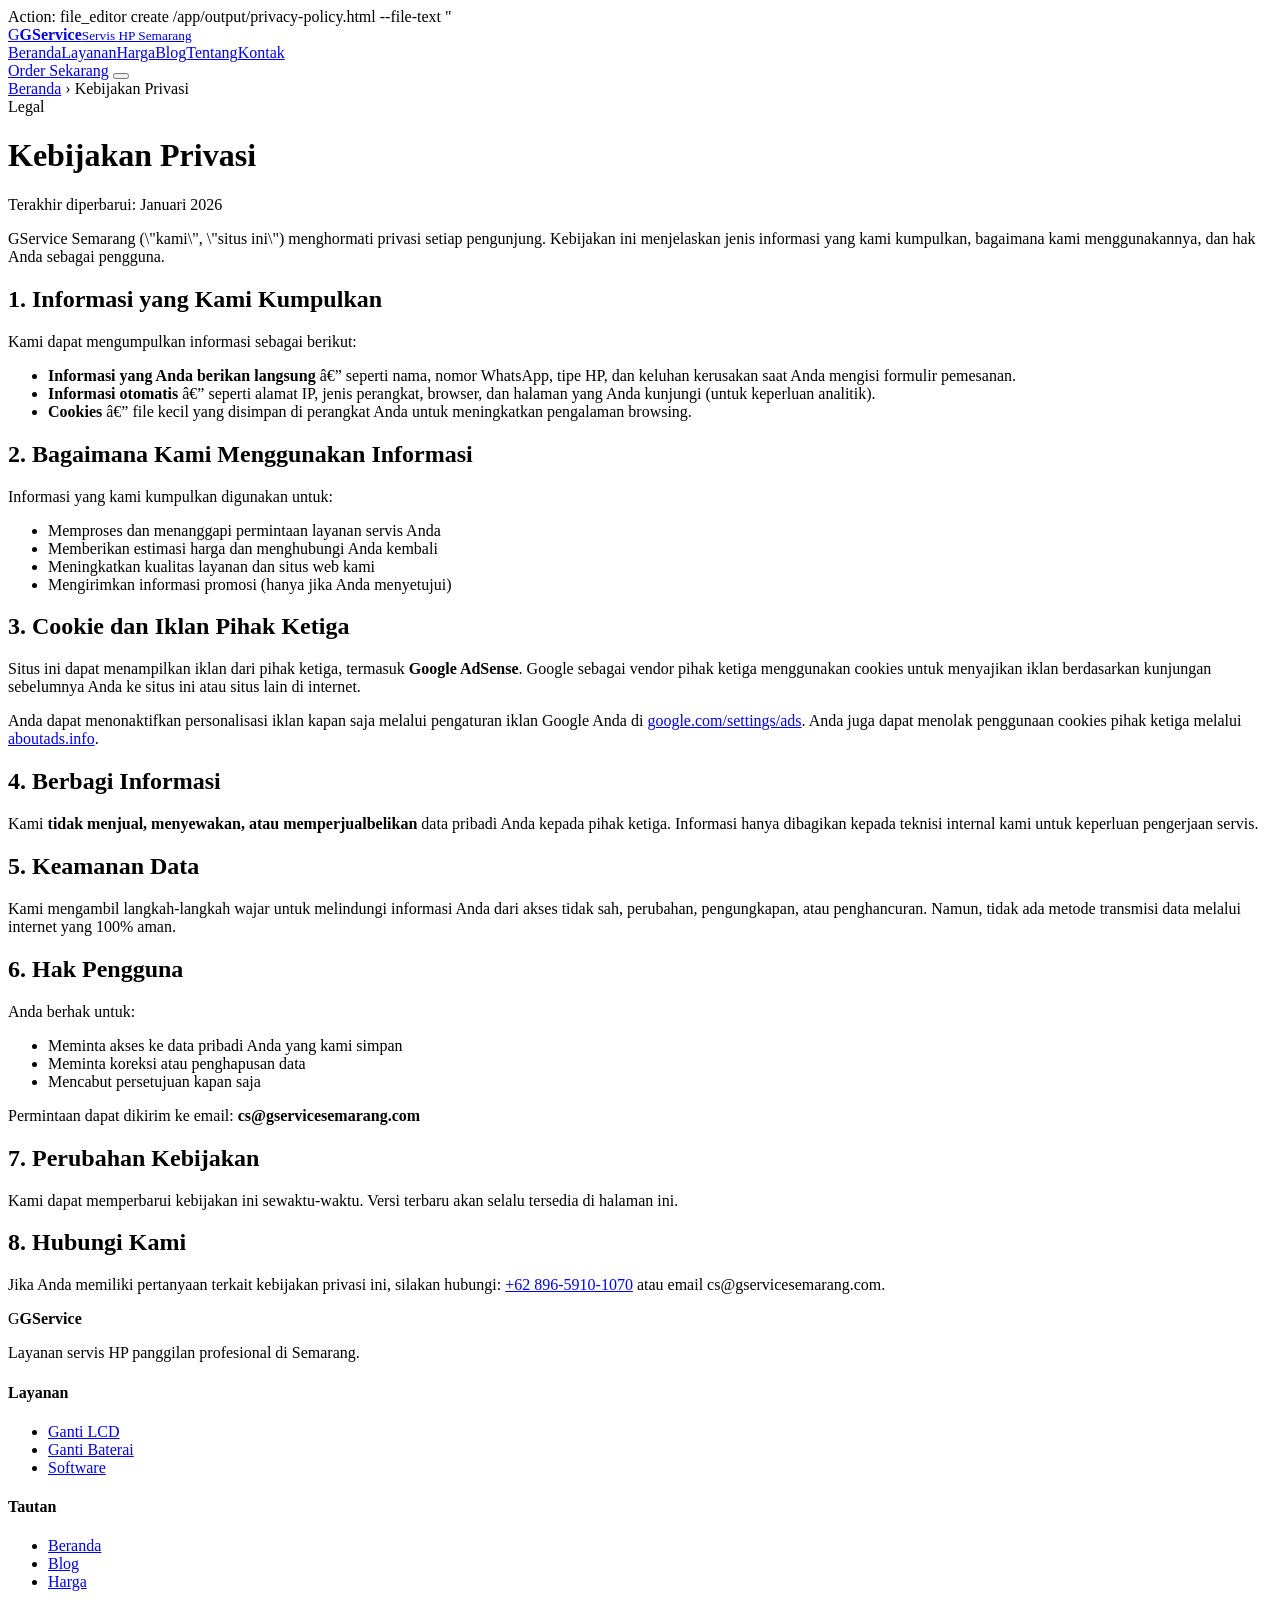
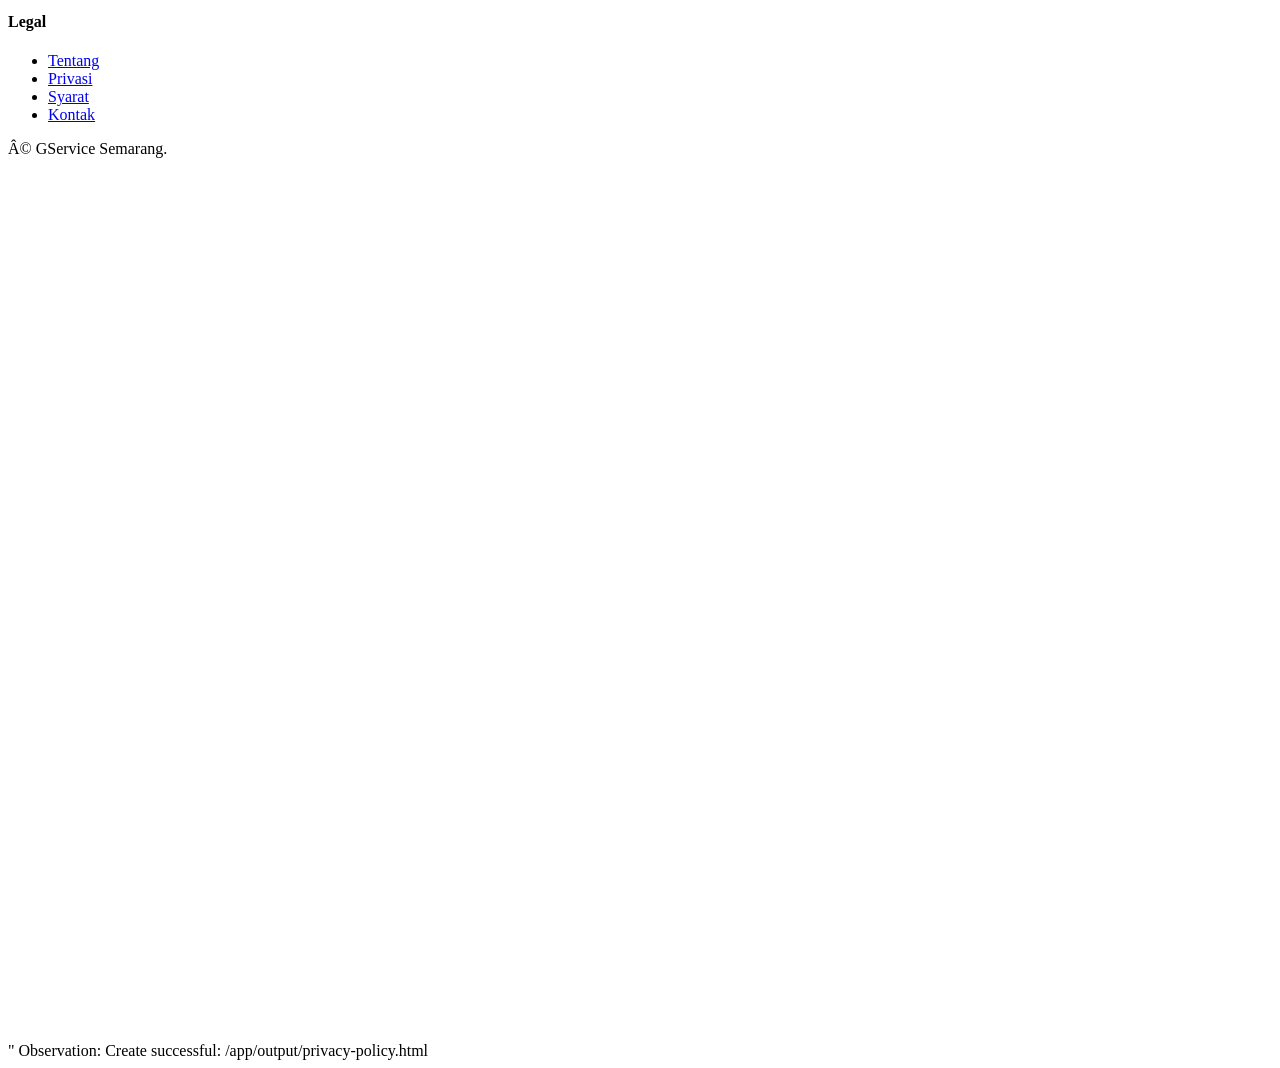
<file: privacy-policy.html>
Action: file_editor create /app/output/privacy-policy.html --file-text "<!DOCTYPE html>
<html lang=\"id\">
<head>
<meta charset=\"UTF-8\"><meta name=\"viewport\" content=\"width=device-width,initial-scale=1.0\">
<title>Kebijakan Privasi — GService Semarang</title>
<meta name=\"description\" content=\"Kebijakan Privasi GService Semarang. Pelajari bagaimana kami mengumpulkan, menggunakan, dan melindungi data pengunjung situs.\">
<link rel=\"canonical\" href=\"https://gservicesemarang.com/privacy-policy.html\">
<link rel=\"preconnect\" href=\"https://fonts.googleapis.com\">
<link href=\"https://fonts.googleapis.com/css2?family=Plus+Jakarta+Sans:wght@400;500;600;700;800&display=swap\" rel=\"stylesheet\">
<link rel=\"stylesheet\" href=\"style.css\">
</head>
<body>

<div class=\"nav-wrap\"><nav class=\"nav\">
  <a href=\"index.html\" class=\"brand\"><span class=\"brand-logo\">G</span><span class=\"brand-text\"><b>G<span>Service</span></b><small>Servis HP Semarang</small></span></a>
  <div class=\"nav-links\" id=\"navLinks\"><a href=\"index.html\">Beranda</a><a href=\"index.html#layanan\">Layanan</a><a href=\"index.html#harga\">Harga</a><a href=\"blog.html\">Blog</a><a href=\"about.html\">Tentang</a><a href=\"contact.html\">Kontak</a></div>
  <a href=\"https://wa.me/6289659101070\" class=\"nav-cta\">Order Sekarang</a>
  <button class=\"menu-toggle\" id=\"menuBtn\"><span></span></button>
</nav></div>

<header class=\"page-head\">
  <div class=\"container\">
    <div class=\"crumbs\"><a href=\"index.html\">Beranda</a> &rsaquo; Kebijakan Privasi</div>
    <span class=\"eyebrow\">Legal</span>
    <h1>Kebijakan <span class=\"accent\">Privasi</span></h1>
    <p class=\"lead\">Terakhir diperbarui: Januari 2026</p>
  </div>
</header>

<main><div class=\"container\"><div class=\"static-body\">

<p>GService Semarang (\"kami\", \"situs ini\") menghormati privasi setiap pengunjung. Kebijakan ini menjelaskan jenis informasi yang kami kumpulkan, bagaimana kami menggunakannya, dan hak Anda sebagai pengguna.</p>

<h2>1. Informasi yang Kami Kumpulkan</h2>
<p>Kami dapat mengumpulkan informasi sebagai berikut:</p>
<ul>
  <li><strong>Informasi yang Anda berikan langsung</strong> — seperti nama, nomor WhatsApp, tipe HP, dan keluhan kerusakan saat Anda mengisi formulir pemesanan.</li>
  <li><strong>Informasi otomatis</strong> — seperti alamat IP, jenis perangkat, browser, dan halaman yang Anda kunjungi (untuk keperluan analitik).</li>
  <li><strong>Cookies</strong> — file kecil yang disimpan di perangkat Anda untuk meningkatkan pengalaman browsing.</li>
</ul>

<h2>2. Bagaimana Kami Menggunakan Informasi</h2>
<p>Informasi yang kami kumpulkan digunakan untuk:</p>
<ul>
  <li>Memproses dan menanggapi permintaan layanan servis Anda</li>
  <li>Memberikan estimasi harga dan menghubungi Anda kembali</li>
  <li>Meningkatkan kualitas layanan dan situs web kami</li>
  <li>Mengirimkan informasi promosi (hanya jika Anda menyetujui)</li>
</ul>

<h2>3. Cookie dan Iklan Pihak Ketiga</h2>
<p>Situs ini dapat menampilkan iklan dari pihak ketiga, termasuk <strong>Google AdSense</strong>. Google sebagai vendor pihak ketiga menggunakan cookies untuk menyajikan iklan berdasarkan kunjungan sebelumnya Anda ke situs ini atau situs lain di internet.</p>
<p>Anda dapat menonaktifkan personalisasi iklan kapan saja melalui pengaturan iklan Google Anda di <a href=\"https://www.google.com/settings/ads\" target=\"_blank\" rel=\"noopener\">google.com/settings/ads</a>. Anda juga dapat menolak penggunaan cookies pihak ketiga melalui <a href=\"https://www.aboutads.info\" target=\"_blank\" rel=\"noopener\">aboutads.info</a>.</p>

<h2>4. Berbagi Informasi</h2>
<p>Kami <strong>tidak menjual, menyewakan, atau memperjualbelikan</strong> data pribadi Anda kepada pihak ketiga. Informasi hanya dibagikan kepada teknisi internal kami untuk keperluan pengerjaan servis.</p>

<h2>5. Keamanan Data</h2>
<p>Kami mengambil langkah-langkah wajar untuk melindungi informasi Anda dari akses tidak sah, perubahan, pengungkapan, atau penghancuran. Namun, tidak ada metode transmisi data melalui internet yang 100% aman.</p>

<h2>6. Hak Pengguna</h2>
<p>Anda berhak untuk:</p>
<ul>
  <li>Meminta akses ke data pribadi Anda yang kami simpan</li>
  <li>Meminta koreksi atau penghapusan data</li>
  <li>Mencabut persetujuan kapan saja</li>
</ul>
<p>Permintaan dapat dikirim ke email: <strong>cs@gservicesemarang.com</strong></p>

<h2>7. Perubahan Kebijakan</h2>
<p>Kami dapat memperbarui kebijakan ini sewaktu-waktu. Versi terbaru akan selalu tersedia di halaman ini.</p>

<h2>8. Hubungi Kami</h2>
<p>Jika Anda memiliki pertanyaan terkait kebijakan privasi ini, silakan hubungi: <a href=\"https://wa.me/6289659101070\">+62 896-5910-1070</a> atau email cs@gservicesemarang.com.</p>

</div></div></main>

<footer><div class=\"container\">
  <div class=\"foot-grid\">
    <div><div class=\"foot-brand\"><span class=\"brand-logo\">G</span><b>G<span>Service</span></b></div><p>Layanan servis HP panggilan profesional di Semarang.</p></div>
    <div><h4>Layanan</h4><ul><li><a href=\"index.html#layanan\">Ganti LCD</a></li><li><a href=\"index.html#layanan\">Ganti Baterai</a></li><li><a href=\"index.html#layanan\">Software</a></li></ul></div>
    <div><h4>Tautan</h4><ul><li><a href=\"index.html\">Beranda</a></li><li><a href=\"blog.html\">Blog</a></li><li><a href=\"index.html#harga\">Harga</a></li></ul></div>
    <div><h4>Legal</h4><ul><li><a href=\"about.html\">Tentang</a></li><li><a href=\"privacy-policy.html\">Privasi</a></li><li><a href=\"terms.html\">Syarat</a></li><li><a href=\"contact.html\">Kontak</a></li></ul></div>
  </div>
  <div class=\"foot-bottom\">© <span id=\"year\"></span> GService Semarang.</div>
</div></footer>

<a href=\"https://wa.me/6289659101070\" class=\"floating-wa\" aria-label=\"WA\"><svg width=\"28\" height=\"28\" viewBox=\"0 0 24 24\" fill=\"currentColor\"><path d=\"M20.5 3.5A11.8 11.8 0 0 0 12 0 12 12 0 0 0 1.7 17.9L0 24l6.3-1.6A12 12 0 0 0 24 12a11.8 11.8 0 0 0-3.5-8.5Z\"/></svg></a>
<script>document.getElementById('year').textContent=new Date().getFullYear();const m=document.getElementById('menuBtn');const n=document.getElementById('navLinks');if(m)m.addEventListener('click',()=>n.classList.toggle('open'));</script>
</body></html>
"
Observation: Create successful: /app/output/privacy-policy.html
</file>
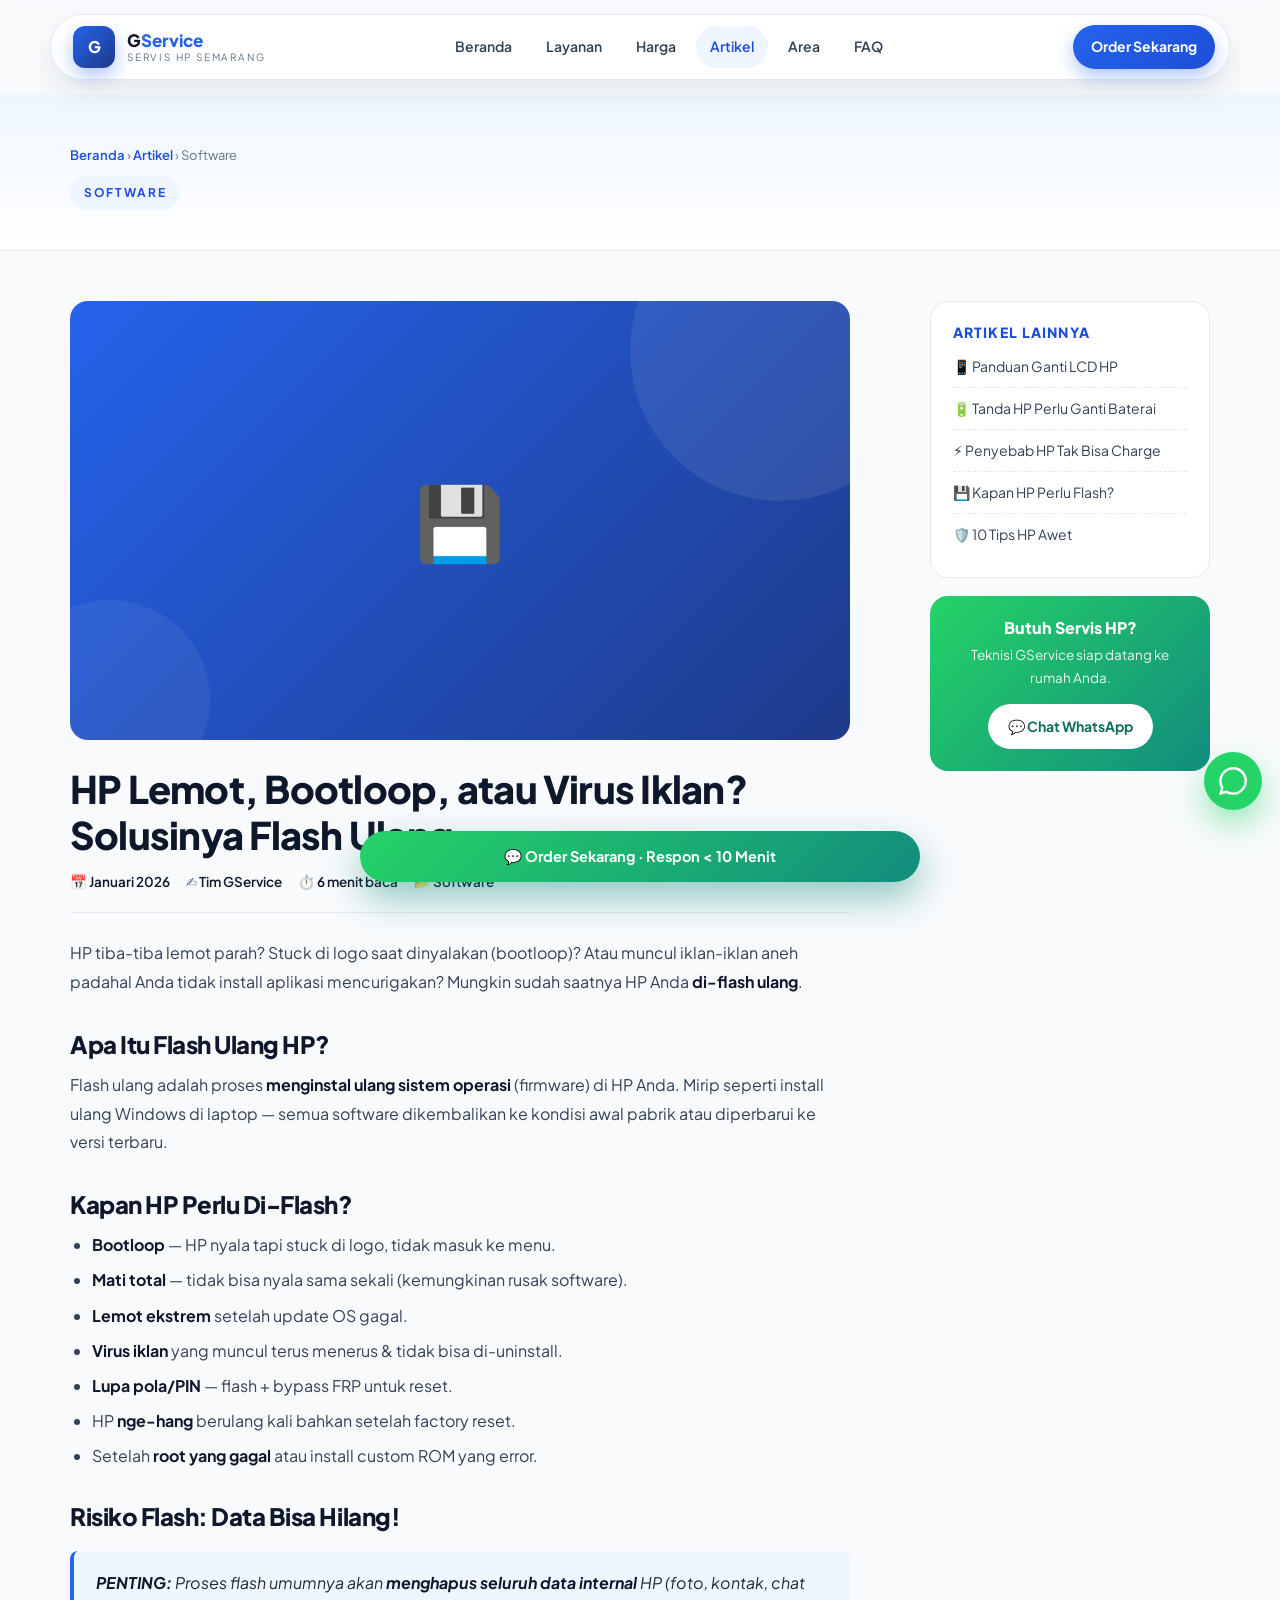
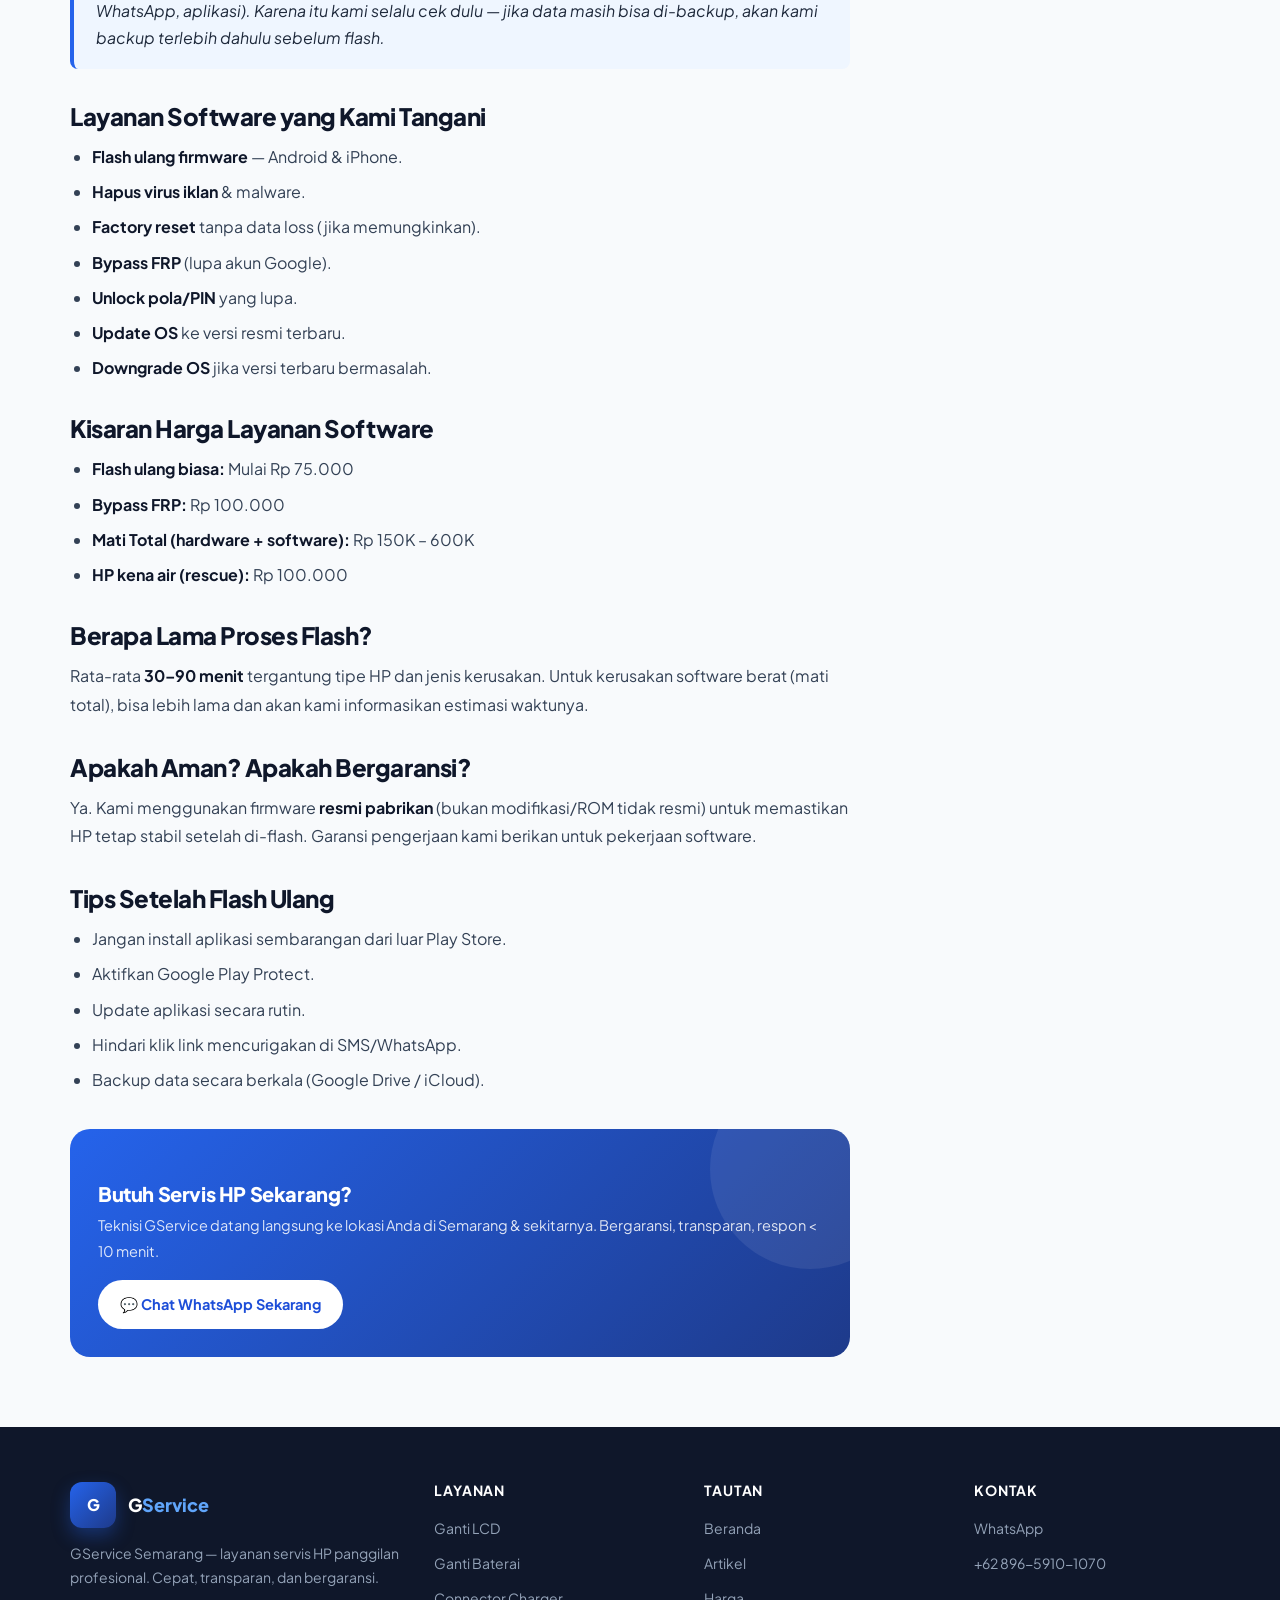
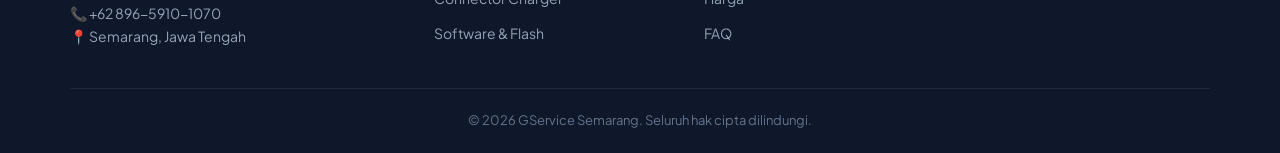
<file: software-flash.html>
<!DOCTYPE html>
<html lang="id">
<head>
<meta charset="UTF-8">
<meta name="viewport" content="width=device-width,initial-scale=1.0">
<meta name="theme-color" content="#1d4ed8">
<title>HP Lemot, Bootloop, atau Virus Iklan? Solusinya Flash Ulang — GService Semarang</title>
<meta name="description" content="HP Lemot, Bootloop, atau Virus Iklan? Solusinya Flash Ulang. Panduan lengkap dari GService Semarang — servis HP panggilan ke rumah, bergaransi.">
<link rel="preconnect" href="https://fonts.googleapis.com">
<link rel="preconnect" href="https://fonts.gstatic.com" crossorigin>
<link href="https://fonts.googleapis.com/css2?family=Plus+Jakarta+Sans:wght@400;500;600;700;800&display=swap" rel="stylesheet">
<link rel="stylesheet" href="../style.css">
</head>
<body>
<div class="nav-wrap">
  <nav class="nav">
    <a href="../index.html" class="brand"><span class="brand-logo">G</span><span class="brand-text"><b>G<span>Service</span></b><small>Servis HP Semarang</small></span></a>
    <div class="nav-links" id="navLinks">
      <a href="../index.html">Beranda</a>
      <a href="../index.html#layanan">Layanan</a>
      <a href="../index.html#harga">Harga</a>
      <a href="../blog.html" class="active">Artikel</a>
      <a href="../index.html#area">Area</a>
      <a href="../index.html#faq">FAQ</a>
    </div>
    <a href="https://wa.me/6289659101070" class="nav-cta">Order Sekarang</a>
    <button class="menu-toggle" id="menuBtn" aria-label="Buka menu"><span></span></button>
  </nav>
</div>
<section class="page-head">
  <div class="container">
    <div class="crumbs"><a href="../index.html">Beranda</a> › <a href="../blog.html">Artikel</a> › Software</div>
    <span class="eyebrow">Software</span>
  </div>
</section>
<div class="container">
  <div class="article-wrap">
    <article class="article-main">
      <div class="hero-img"><span>💾</span></div>
      <h1>HP Lemot, Bootloop, atau Virus Iklan? Solusinya Flash Ulang</h1>
      <div class="article-meta"><span>📅 <b>Januari 2026</b></span><span>✍️ <b>Tim GService</b></span><span>⏱️ <b>6 menit baca</b></span><span>📂 <b>Software</b></span></div>
      <p>HP tiba-tiba lemot parah? Stuck di logo saat dinyalakan (bootloop)? Atau muncul iklan-iklan aneh padahal Anda tidak install aplikasi mencurigakan? Mungkin sudah saatnya HP Anda <strong>di-flash ulang</strong>.</p>
<h2>Apa Itu Flash Ulang HP?</h2>
<p>Flash ulang adalah proses <strong>menginstal ulang sistem operasi</strong> (firmware) di HP Anda. Mirip seperti install ulang Windows di laptop — semua software dikembalikan ke kondisi awal pabrik atau diperbarui ke versi terbaru.</p>
<h2>Kapan HP Perlu Di-Flash?</h2>
<ul>
  <li><strong>Bootloop</strong> — HP nyala tapi stuck di logo, tidak masuk ke menu.</li>
  <li><strong>Mati total</strong> — tidak bisa nyala sama sekali (kemungkinan rusak software).</li>
  <li><strong>Lemot ekstrem</strong> setelah update OS gagal.</li>
  <li><strong>Virus iklan</strong> yang muncul terus menerus & tidak bisa di-uninstall.</li>
  <li><strong>Lupa pola/PIN</strong> — flash + bypass FRP untuk reset.</li>
  <li>HP <strong>nge-hang</strong> berulang kali bahkan setelah factory reset.</li>
  <li>Setelah <strong>root yang gagal</strong> atau install custom ROM yang error.</li>
</ul>
<h2>Risiko Flash: Data Bisa Hilang!</h2>
<blockquote><strong>PENTING:</strong> Proses flash umumnya akan <strong>menghapus seluruh data internal</strong> HP (foto, kontak, chat WhatsApp, aplikasi). Karena itu kami selalu cek dulu — jika data masih bisa di-backup, akan kami backup terlebih dahulu sebelum flash.</blockquote>
<h2>Layanan Software yang Kami Tangani</h2>
<ul>
  <li><strong>Flash ulang firmware</strong> — Android & iPhone.</li>
  <li><strong>Hapus virus iklan</strong> & malware.</li>
  <li><strong>Factory reset</strong> tanpa data loss (jika memungkinkan).</li>
  <li><strong>Bypass FRP</strong> (lupa akun Google).</li>
  <li><strong>Unlock pola/PIN</strong> yang lupa.</li>
  <li><strong>Update OS</strong> ke versi resmi terbaru.</li>
  <li><strong>Downgrade OS</strong> jika versi terbaru bermasalah.</li>
</ul>
<h2>Kisaran Harga Layanan Software</h2>
<ul>
  <li><strong>Flash ulang biasa:</strong> Mulai Rp 75.000</li>
  <li><strong>Bypass FRP:</strong> Rp 100.000</li>
  <li><strong>Mati Total (hardware + software):</strong> Rp 150K – 600K</li>
  <li><strong>HP kena air (rescue):</strong> Rp 100.000</li>
</ul>
<h2>Berapa Lama Proses Flash?</h2>
<p>Rata-rata <strong>30–90 menit</strong> tergantung tipe HP dan jenis kerusakan. Untuk kerusakan software berat (mati total), bisa lebih lama dan akan kami informasikan estimasi waktunya.</p>
<h2>Apakah Aman? Apakah Bergaransi?</h2>
<p>Ya. Kami menggunakan firmware <strong>resmi pabrikan</strong> (bukan modifikasi/ROM tidak resmi) untuk memastikan HP tetap stabil setelah di-flash. Garansi pengerjaan kami berikan untuk pekerjaan software.</p>
<h2>Tips Setelah Flash Ulang</h2>
<ul>
  <li>Jangan install aplikasi sembarangan dari luar Play Store.</li>
  <li>Aktifkan Google Play Protect.</li>
  <li>Update aplikasi secara rutin.</li>
  <li>Hindari klik link mencurigakan di SMS/WhatsApp.</li>
  <li>Backup data secara berkala (Google Drive / iCloud).</li>
</ul>
      <div class="article-cta">
        <h3>Butuh Servis HP Sekarang?</h3>
        <p>Teknisi GService datang langsung ke lokasi Anda di Semarang & sekitarnya. Bergaransi, transparan, respon &lt; 10 menit.</p>
        <a href="https://wa.me/6289659101070?text=Halo%20GService%2C%20saya%20mau%20servis%20HP">💬 Chat WhatsApp Sekarang</a>
      </div>
    </article>
    <aside class="article-side">
  <div class="side-box">
    <h4>Artikel Lainnya</h4>
    <ul>
      <li><a href="ganti-lcd.html">📱 Panduan Ganti LCD HP</a></li>
      <li><a href="ganti-baterai.html">🔋 Tanda HP Perlu Ganti Baterai</a></li>
      <li><a href="connector-charger.html">⚡ Penyebab HP Tak Bisa Charge</a></li>
      <li><a href="software-flash.html">💾 Kapan HP Perlu Flash?</a></li>
      <li><a href="tips-merawat-hp.html">🛡️ 10 Tips HP Awet</a></li>
    </ul>
  </div>
  <div class="side-cta">
    <h4>Butuh Servis HP?</h4>
    <p>Teknisi GService siap datang ke rumah Anda.</p>
    <a href="https://wa.me/6289659101070">💬 Chat WhatsApp</a>
  </div>
</aside>
  </div>
</div>
<footer>
  <div class="container">
    <div class="foot-grid">
      <div>
        <div class="foot-brand"><span class="brand-logo">G</span><b>G<span>Service</span></b></div>
        <p>GService Semarang — layanan servis HP panggilan profesional. Cepat, transparan, dan bergaransi.</p>
        <p style="margin-top:12px;color:#94a3b8">📞 +62 896-5910-1070<br>📍 Semarang, Jawa Tengah</p>
      </div>
      <div><h4>Layanan</h4><ul>
        <li><a href="ganti-lcd.html">Ganti LCD</a></li>
        <li><a href="ganti-baterai.html">Ganti Baterai</a></li>
        <li><a href="connector-charger.html">Connector Charger</a></li>
        <li><a href="software-flash.html">Software & Flash</a></li>
      </ul></div>
      <div><h4>Tautan</h4><ul>
        <li><a href="../index.html">Beranda</a></li>
        <li><a href="../blog.html">Artikel</a></li>
        <li><a href="../index.html#harga">Harga</a></li>
        <li><a href="../index.html#faq">FAQ</a></li>
      </ul></div>
      <div><h4>Kontak</h4><ul>
        <li><a href="https://wa.me/6289659101070">WhatsApp</a></li>
        <li><a href="tel:+6289659101070">+62 896-5910-1070</a></li>
      </ul></div>
    </div>
    <div class="foot-bottom">© <span id="year"></span> GService Semarang. Seluruh hak cipta dilindungi.</div>
  </div>
</footer>

<a href="https://wa.me/6289659101070" class="floating-wa" aria-label="Chat WhatsApp">
  <svg width="28" height="28" viewBox="0 0 24 24" fill="currentColor"><path d="M20.5 3.5A11.8 11.8 0 0 0 12 0 12 12 0 0 0 1.7 17.9L0 24l6.3-1.6A12 12 0 0 0 24 12a11.8 11.8 0 0 0-3.5-8.5ZM12 21.8a9.7 9.7 0 0 1-5-1.4l-.4-.2-3.7.9 1-3.6-.2-.4a9.8 9.8 0 1 1 8.3 4.7Z"/></svg>
</a>
<a href="https://wa.me/6289659101070?text=Halo%20GService%2C%20saya%20mau%20servis%20HP" class="sticky-wa">💬 Order Sekarang · Respon &lt; 10 Menit</a>

<script>
document.getElementById('year').textContent=new Date().getFullYear();
const menuBtn=document.getElementById('menuBtn');const navLinks=document.getElementById('navLinks');
if(menuBtn){menuBtn.addEventListener('click',()=>navLinks.classList.toggle('open'));}
</script>
</body></html>
</file>
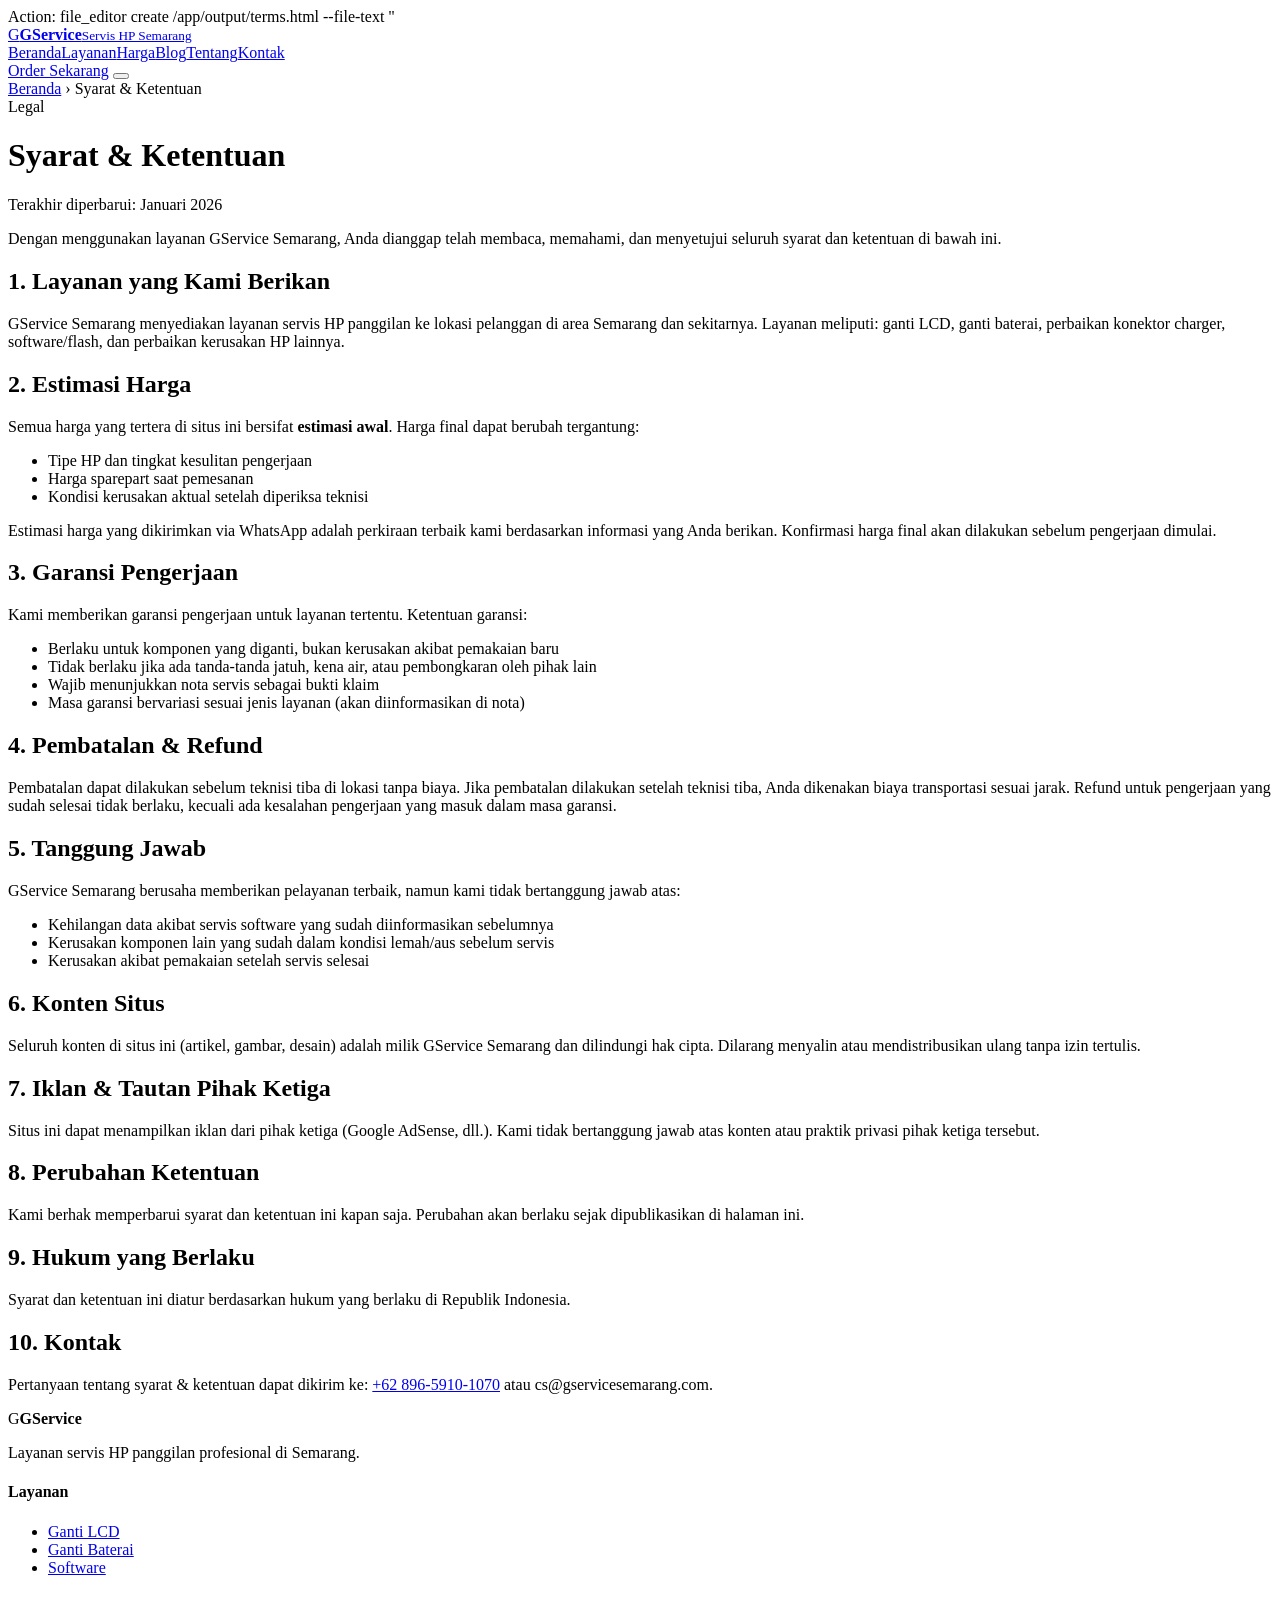
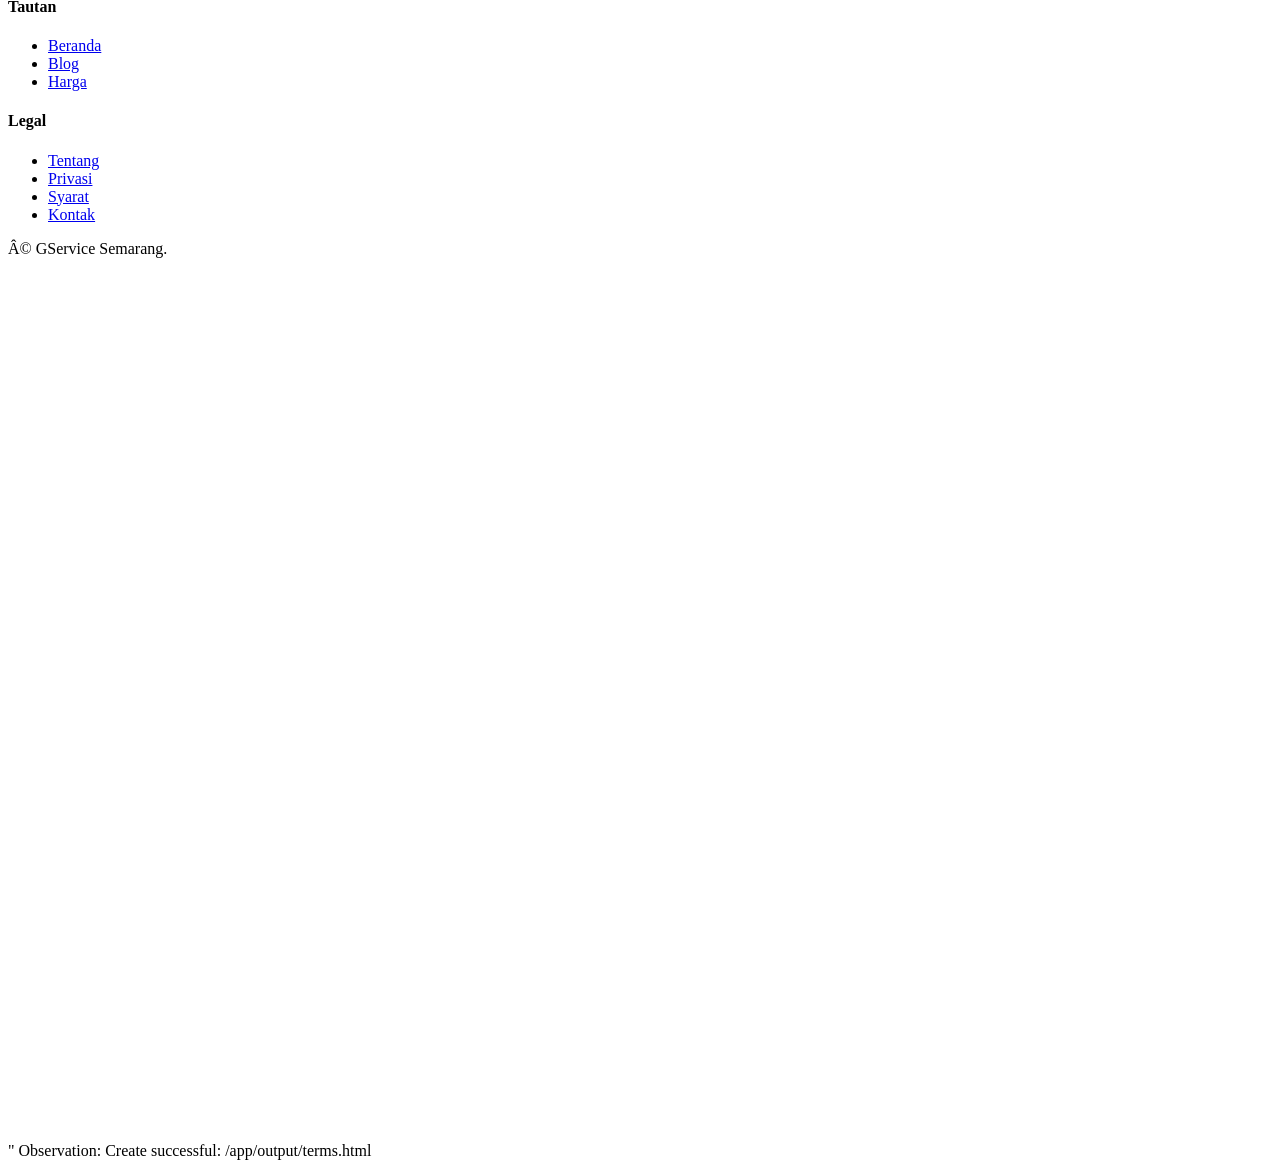
<file: terms.html>
Action: file_editor create /app/output/terms.html --file-text "<!DOCTYPE html>
<html lang=\"id\">
<head>
<meta charset=\"UTF-8\"><meta name=\"viewport\" content=\"width=device-width,initial-scale=1.0\">
<title>Syarat & Ketentuan — GService Semarang</title>
<meta name=\"description\" content=\"Syarat dan ketentuan layanan GService Semarang — servis HP panggilan di Semarang.\">
<link rel=\"canonical\" href=\"https://gservicesemarang.com/terms.html\">
<link href=\"https://fonts.googleapis.com/css2?family=Plus+Jakarta+Sans:wght@400;500;600;700;800&display=swap\" rel=\"stylesheet\">
<link rel=\"stylesheet\" href=\"style.css\">
</head>
<body>

<div class=\"nav-wrap\"><nav class=\"nav\">
  <a href=\"index.html\" class=\"brand\"><span class=\"brand-logo\">G</span><span class=\"brand-text\"><b>G<span>Service</span></b><small>Servis HP Semarang</small></span></a>
  <div class=\"nav-links\" id=\"navLinks\"><a href=\"index.html\">Beranda</a><a href=\"index.html#layanan\">Layanan</a><a href=\"index.html#harga\">Harga</a><a href=\"blog.html\">Blog</a><a href=\"about.html\">Tentang</a><a href=\"contact.html\">Kontak</a></div>
  <a href=\"https://wa.me/6289659101070\" class=\"nav-cta\">Order Sekarang</a>
  <button class=\"menu-toggle\" id=\"menuBtn\"><span></span></button>
</nav></div>

<header class=\"page-head\"><div class=\"container\">
  <div class=\"crumbs\"><a href=\"index.html\">Beranda</a> &rsaquo; Syarat & Ketentuan</div>
  <span class=\"eyebrow\">Legal</span>
  <h1>Syarat & <span class=\"accent\">Ketentuan</span></h1>
  <p class=\"lead\">Terakhir diperbarui: Januari 2026</p>
</div></header>

<main><div class=\"container\"><div class=\"static-body\">

<p>Dengan menggunakan layanan GService Semarang, Anda dianggap telah membaca, memahami, dan menyetujui seluruh syarat dan ketentuan di bawah ini.</p>

<h2>1. Layanan yang Kami Berikan</h2>
<p>GService Semarang menyediakan layanan servis HP panggilan ke lokasi pelanggan di area Semarang dan sekitarnya. Layanan meliputi: ganti LCD, ganti baterai, perbaikan konektor charger, software/flash, dan perbaikan kerusakan HP lainnya.</p>

<h2>2. Estimasi Harga</h2>
<p>Semua harga yang tertera di situs ini bersifat <strong>estimasi awal</strong>. Harga final dapat berubah tergantung:</p>
<ul>
  <li>Tipe HP dan tingkat kesulitan pengerjaan</li>
  <li>Harga sparepart saat pemesanan</li>
  <li>Kondisi kerusakan aktual setelah diperiksa teknisi</li>
</ul>
<p>Estimasi harga yang dikirimkan via WhatsApp adalah perkiraan terbaik kami berdasarkan informasi yang Anda berikan. Konfirmasi harga final akan dilakukan sebelum pengerjaan dimulai.</p>

<h2>3. Garansi Pengerjaan</h2>
<p>Kami memberikan garansi pengerjaan untuk layanan tertentu. Ketentuan garansi:</p>
<ul>
  <li>Berlaku untuk komponen yang diganti, bukan kerusakan akibat pemakaian baru</li>
  <li>Tidak berlaku jika ada tanda-tanda jatuh, kena air, atau pembongkaran oleh pihak lain</li>
  <li>Wajib menunjukkan nota servis sebagai bukti klaim</li>
  <li>Masa garansi bervariasi sesuai jenis layanan (akan diinformasikan di nota)</li>
</ul>

<h2>4. Pembatalan & Refund</h2>
<p>Pembatalan dapat dilakukan sebelum teknisi tiba di lokasi tanpa biaya. Jika pembatalan dilakukan setelah teknisi tiba, Anda dikenakan biaya transportasi sesuai jarak. Refund untuk pengerjaan yang sudah selesai tidak berlaku, kecuali ada kesalahan pengerjaan yang masuk dalam masa garansi.</p>

<h2>5. Tanggung Jawab</h2>
<p>GService Semarang berusaha memberikan pelayanan terbaik, namun kami tidak bertanggung jawab atas:</p>
<ul>
  <li>Kehilangan data akibat servis software yang sudah diinformasikan sebelumnya</li>
  <li>Kerusakan komponen lain yang sudah dalam kondisi lemah/aus sebelum servis</li>
  <li>Kerusakan akibat pemakaian setelah servis selesai</li>
</ul>

<h2>6. Konten Situs</h2>
<p>Seluruh konten di situs ini (artikel, gambar, desain) adalah milik GService Semarang dan dilindungi hak cipta. Dilarang menyalin atau mendistribusikan ulang tanpa izin tertulis.</p>

<h2>7. Iklan & Tautan Pihak Ketiga</h2>
<p>Situs ini dapat menampilkan iklan dari pihak ketiga (Google AdSense, dll.). Kami tidak bertanggung jawab atas konten atau praktik privasi pihak ketiga tersebut.</p>

<h2>8. Perubahan Ketentuan</h2>
<p>Kami berhak memperbarui syarat dan ketentuan ini kapan saja. Perubahan akan berlaku sejak dipublikasikan di halaman ini.</p>

<h2>9. Hukum yang Berlaku</h2>
<p>Syarat dan ketentuan ini diatur berdasarkan hukum yang berlaku di Republik Indonesia.</p>

<h2>10. Kontak</h2>
<p>Pertanyaan tentang syarat & ketentuan dapat dikirim ke: <a href=\"https://wa.me/6289659101070\">+62 896-5910-1070</a> atau cs@gservicesemarang.com.</p>

</div></div></main>

<footer><div class=\"container\">
  <div class=\"foot-grid\">
    <div><div class=\"foot-brand\"><span class=\"brand-logo\">G</span><b>G<span>Service</span></b></div><p>Layanan servis HP panggilan profesional di Semarang.</p></div>
    <div><h4>Layanan</h4><ul><li><a href=\"index.html#layanan\">Ganti LCD</a></li><li><a href=\"index.html#layanan\">Ganti Baterai</a></li><li><a href=\"index.html#layanan\">Software</a></li></ul></div>
    <div><h4>Tautan</h4><ul><li><a href=\"index.html\">Beranda</a></li><li><a href=\"blog.html\">Blog</a></li><li><a href=\"index.html#harga\">Harga</a></li></ul></div>
    <div><h4>Legal</h4><ul><li><a href=\"about.html\">Tentang</a></li><li><a href=\"privacy-policy.html\">Privasi</a></li><li><a href=\"terms.html\">Syarat</a></li><li><a href=\"contact.html\">Kontak</a></li></ul></div>
  </div>
  <div class=\"foot-bottom\">© <span id=\"year\"></span> GService Semarang.</div>
</div></footer>

<a href=\"https://wa.me/6289659101070\" class=\"floating-wa\" aria-label=\"WA\"><svg width=\"28\" height=\"28\" viewBox=\"0 0 24 24\" fill=\"currentColor\"><path d=\"M20.5 3.5A11.8 11.8 0 0 0 12 0 12 12 0 0 0 1.7 17.9L0 24l6.3-1.6A12 12 0 0 0 24 12a11.8 11.8 0 0 0-3.5-8.5Z\"/></svg></a>
<script>document.getElementById('year').textContent=new Date().getFullYear();const m=document.getElementById('menuBtn');const n=document.getElementById('navLinks');if(m)m.addEventListener('click',()=>n.classList.toggle('open'));</script>
</body></html>
"
Observation: Create successful: /app/output/terms.html
</file>
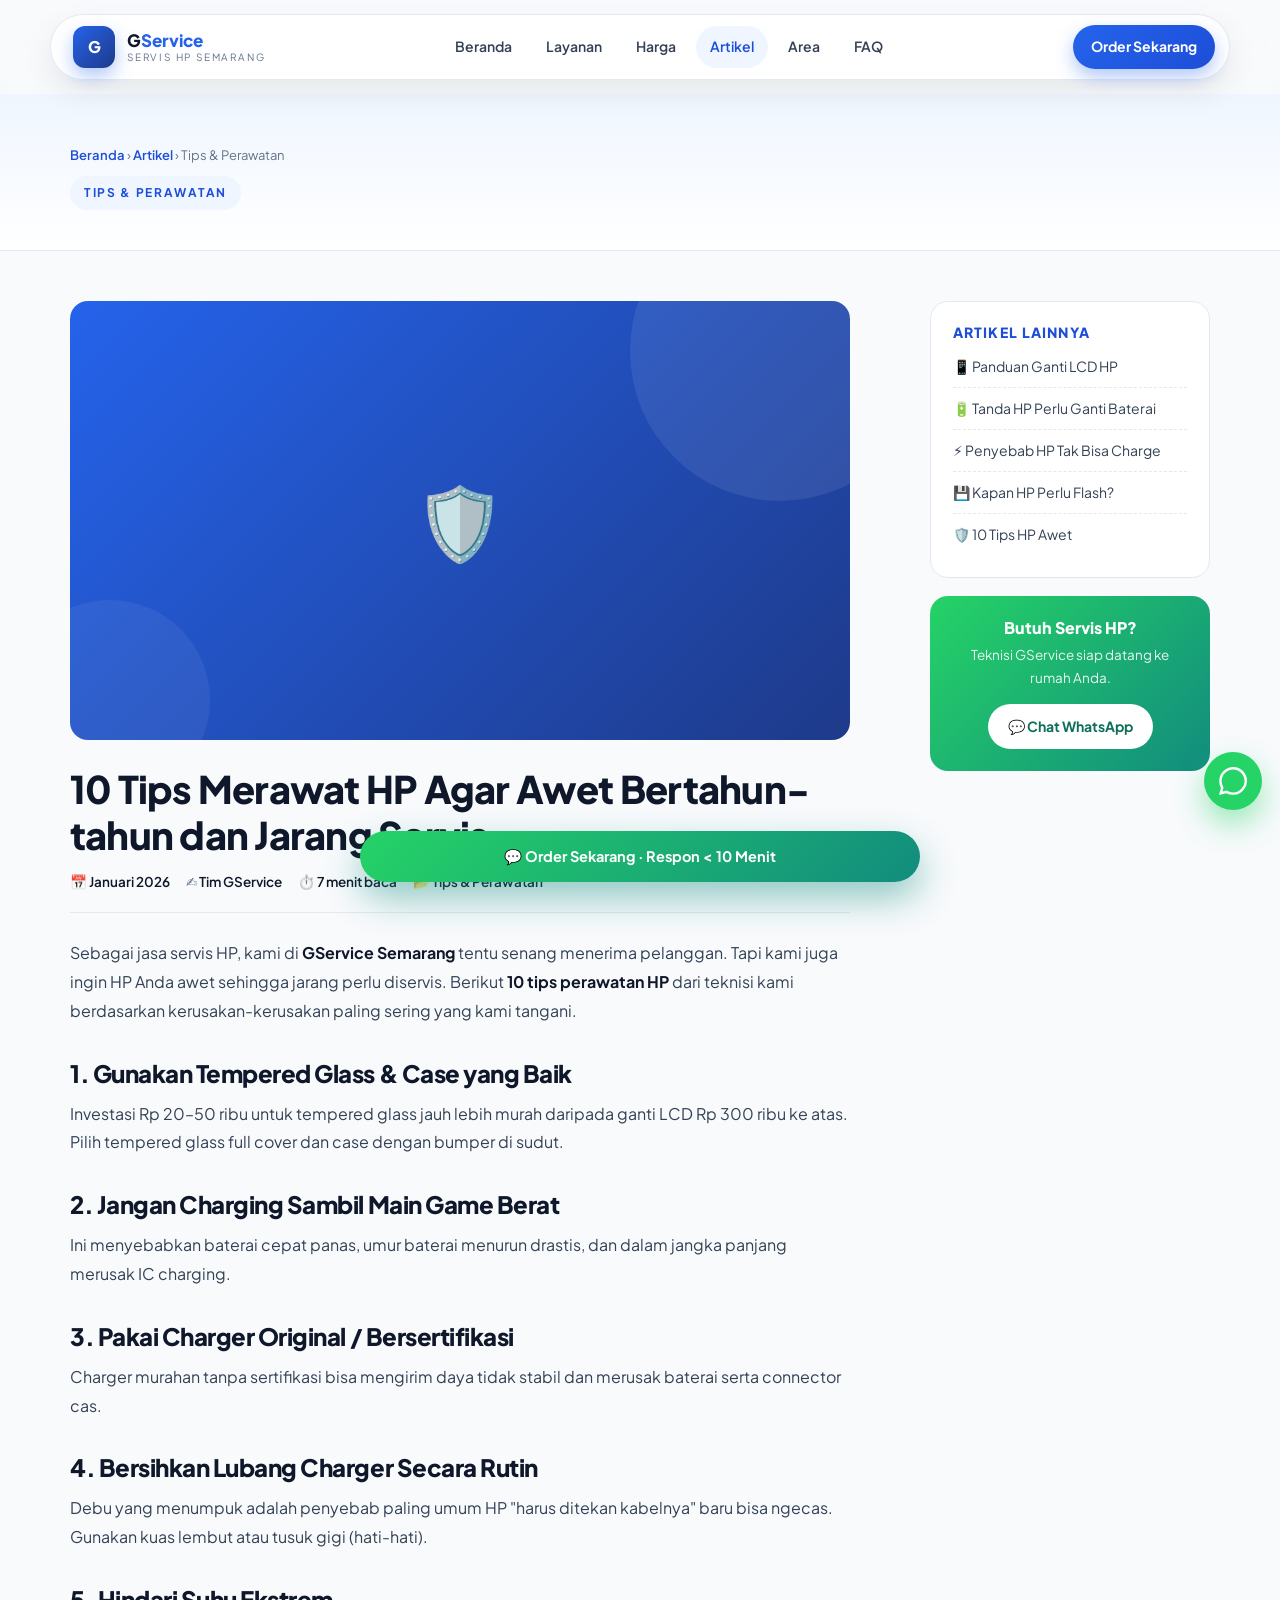
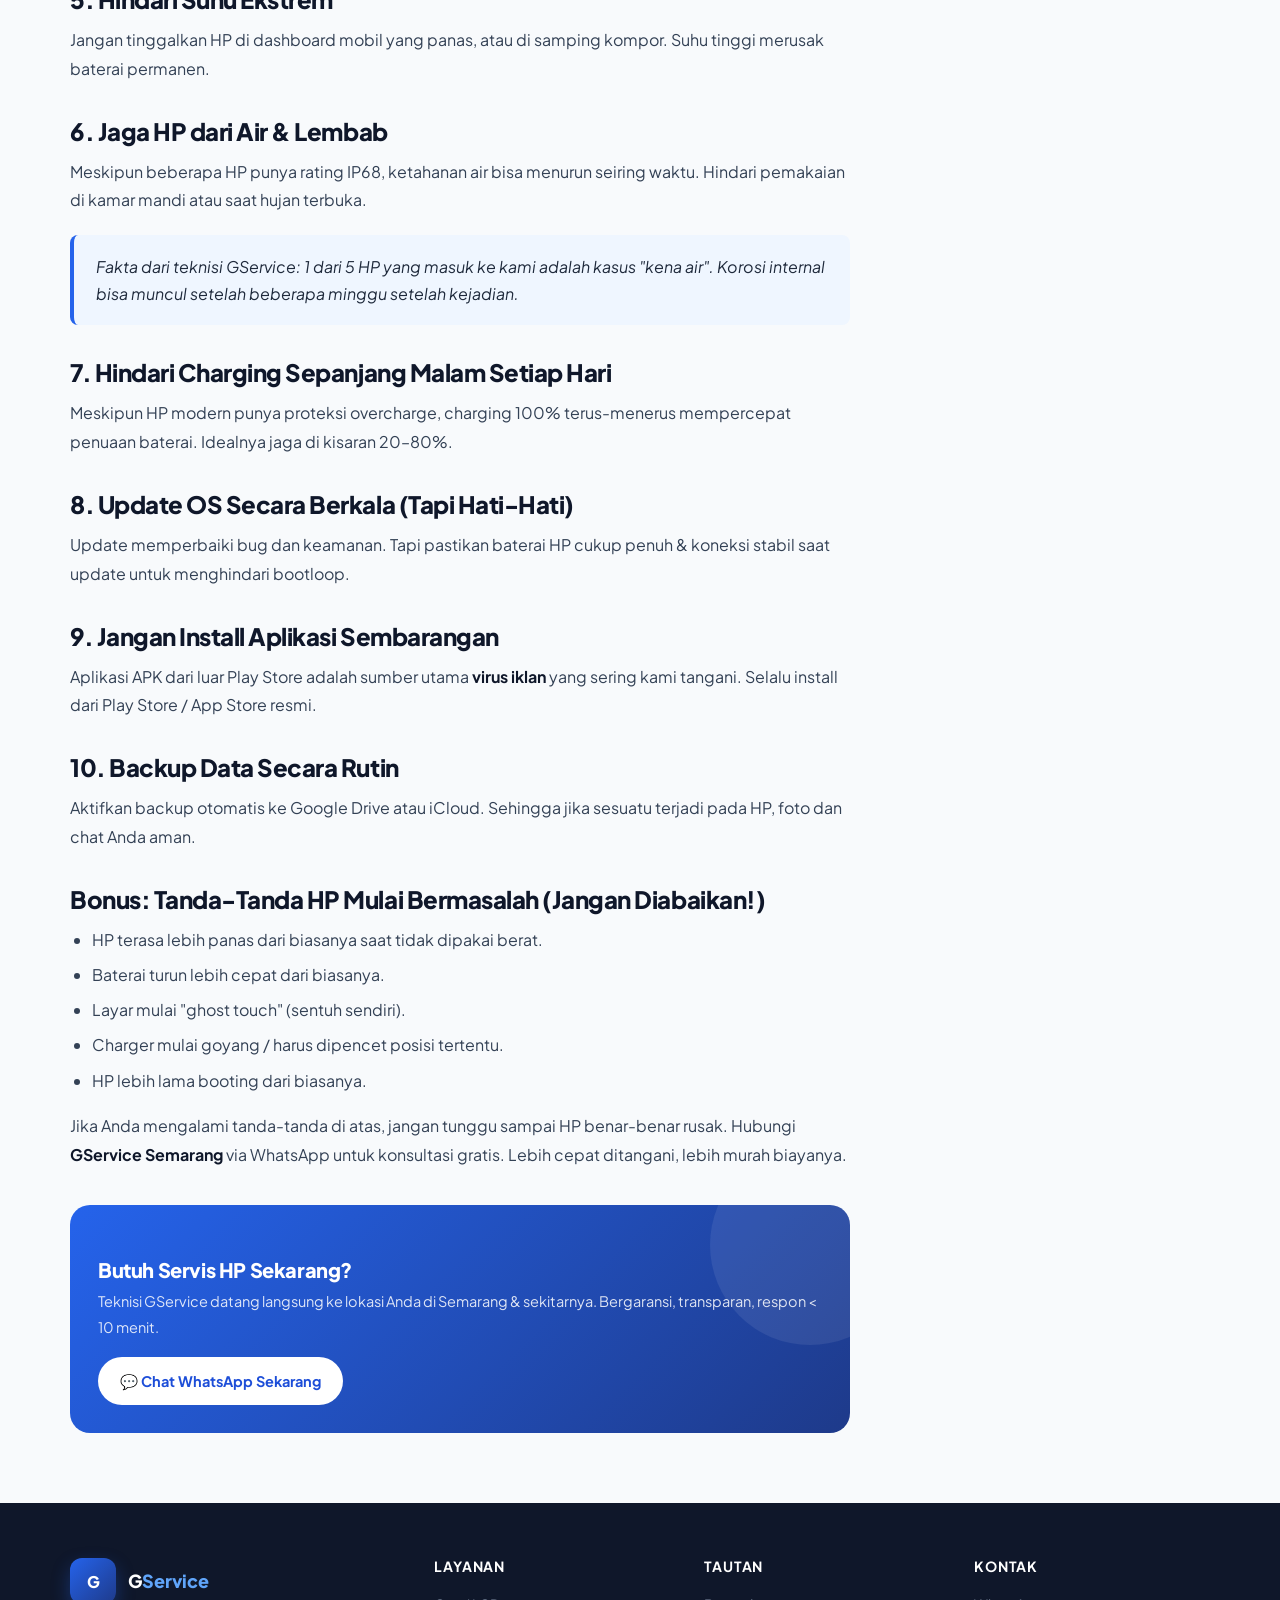
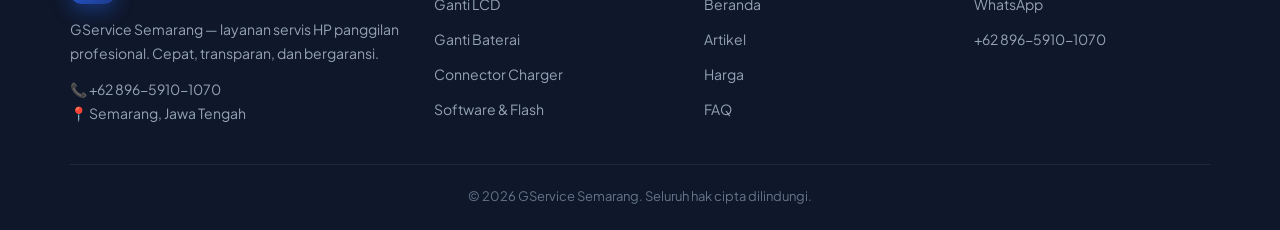
<file: tips-merawat-hp.html>
<!DOCTYPE html>
<html lang="id">
<head>
<meta charset="UTF-8">
<meta name="viewport" content="width=device-width,initial-scale=1.0">
<meta name="theme-color" content="#1d4ed8">
<title>10 Tips Merawat HP Agar Awet Bertahun-tahun dan Jarang Servis — GService Semarang</title>
<meta name="description" content="10 Tips Merawat HP Agar Awet Bertahun-tahun dan Jarang Servis. Panduan lengkap dari GService Semarang — servis HP panggilan ke rumah, bergaransi.">
<link rel="preconnect" href="https://fonts.googleapis.com">
<link rel="preconnect" href="https://fonts.gstatic.com" crossorigin>
<link href="https://fonts.googleapis.com/css2?family=Plus+Jakarta+Sans:wght@400;500;600;700;800&display=swap" rel="stylesheet">
<link rel="stylesheet" href="../style.css">
</head>
<body>
<div class="nav-wrap">
  <nav class="nav">
    <a href="../index.html" class="brand"><span class="brand-logo">G</span><span class="brand-text"><b>G<span>Service</span></b><small>Servis HP Semarang</small></span></a>
    <div class="nav-links" id="navLinks">
      <a href="../index.html">Beranda</a>
      <a href="../index.html#layanan">Layanan</a>
      <a href="../index.html#harga">Harga</a>
      <a href="../blog.html" class="active">Artikel</a>
      <a href="../index.html#area">Area</a>
      <a href="../index.html#faq">FAQ</a>
    </div>
    <a href="https://wa.me/6289659101070" class="nav-cta">Order Sekarang</a>
    <button class="menu-toggle" id="menuBtn" aria-label="Buka menu"><span></span></button>
  </nav>
</div>
<section class="page-head">
  <div class="container">
    <div class="crumbs"><a href="../index.html">Beranda</a> › <a href="../blog.html">Artikel</a> › Tips & Perawatan</div>
    <span class="eyebrow">Tips & Perawatan</span>
  </div>
</section>
<div class="container">
  <div class="article-wrap">
    <article class="article-main">
      <div class="hero-img"><span>🛡️</span></div>
      <h1>10 Tips Merawat HP Agar Awet Bertahun-tahun dan Jarang Servis</h1>
      <div class="article-meta"><span>📅 <b>Januari 2026</b></span><span>✍️ <b>Tim GService</b></span><span>⏱️ <b>7 menit baca</b></span><span>📂 <b>Tips & Perawatan</b></span></div>
      <p>Sebagai jasa servis HP, kami di <strong>GService Semarang</strong> tentu senang menerima pelanggan. Tapi kami juga ingin HP Anda awet sehingga jarang perlu diservis. Berikut <strong>10 tips perawatan HP</strong> dari teknisi kami berdasarkan kerusakan-kerusakan paling sering yang kami tangani.</p>
<h2>1. Gunakan Tempered Glass & Case yang Baik</h2>
<p>Investasi Rp 20–50 ribu untuk tempered glass jauh lebih murah daripada ganti LCD Rp 300 ribu ke atas. Pilih tempered glass full cover dan case dengan bumper di sudut.</p>
<h2>2. Jangan Charging Sambil Main Game Berat</h2>
<p>Ini menyebabkan baterai cepat panas, umur baterai menurun drastis, dan dalam jangka panjang merusak IC charging.</p>
<h2>3. Pakai Charger Original / Bersertifikasi</h2>
<p>Charger murahan tanpa sertifikasi bisa mengirim daya tidak stabil dan merusak baterai serta connector cas.</p>
<h2>4. Bersihkan Lubang Charger Secara Rutin</h2>
<p>Debu yang menumpuk adalah penyebab paling umum HP "harus ditekan kabelnya" baru bisa ngecas. Gunakan kuas lembut atau tusuk gigi (hati-hati).</p>
<h2>5. Hindari Suhu Ekstrem</h2>
<p>Jangan tinggalkan HP di dashboard mobil yang panas, atau di samping kompor. Suhu tinggi merusak baterai permanen.</p>
<h2>6. Jaga HP dari Air & Lembab</h2>
<p>Meskipun beberapa HP punya rating IP68, ketahanan air bisa menurun seiring waktu. Hindari pemakaian di kamar mandi atau saat hujan terbuka.</p>
<blockquote>Fakta dari teknisi GService: 1 dari 5 HP yang masuk ke kami adalah kasus "kena air". Korosi internal bisa muncul setelah beberapa minggu setelah kejadian.</blockquote>
<h2>7. Hindari Charging Sepanjang Malam Setiap Hari</h2>
<p>Meskipun HP modern punya proteksi overcharge, charging 100% terus-menerus mempercepat penuaan baterai. Idealnya jaga di kisaran 20–80%.</p>
<h2>8. Update OS Secara Berkala (Tapi Hati-Hati)</h2>
<p>Update memperbaiki bug dan keamanan. Tapi pastikan baterai HP cukup penuh & koneksi stabil saat update untuk menghindari bootloop.</p>
<h2>9. Jangan Install Aplikasi Sembarangan</h2>
<p>Aplikasi APK dari luar Play Store adalah sumber utama <strong>virus iklan</strong> yang sering kami tangani. Selalu install dari Play Store / App Store resmi.</p>
<h2>10. Backup Data Secara Rutin</h2>
<p>Aktifkan backup otomatis ke Google Drive atau iCloud. Sehingga jika sesuatu terjadi pada HP, foto dan chat Anda aman.</p>
<h2>Bonus: Tanda-Tanda HP Mulai Bermasalah (Jangan Diabaikan!)</h2>
<ul>
  <li>HP terasa lebih panas dari biasanya saat tidak dipakai berat.</li>
  <li>Baterai turun lebih cepat dari biasanya.</li>
  <li>Layar mulai "ghost touch" (sentuh sendiri).</li>
  <li>Charger mulai goyang / harus dipencet posisi tertentu.</li>
  <li>HP lebih lama booting dari biasanya.</li>
</ul>
<p>Jika Anda mengalami tanda-tanda di atas, jangan tunggu sampai HP benar-benar rusak. Hubungi <strong>GService Semarang</strong> via WhatsApp untuk konsultasi gratis. Lebih cepat ditangani, lebih murah biayanya.</p>
      <div class="article-cta">
        <h3>Butuh Servis HP Sekarang?</h3>
        <p>Teknisi GService datang langsung ke lokasi Anda di Semarang & sekitarnya. Bergaransi, transparan, respon &lt; 10 menit.</p>
        <a href="https://wa.me/6289659101070?text=Halo%20GService%2C%20saya%20mau%20servis%20HP">💬 Chat WhatsApp Sekarang</a>
      </div>
    </article>
    <aside class="article-side">
  <div class="side-box">
    <h4>Artikel Lainnya</h4>
    <ul>
      <li><a href="ganti-lcd.html">📱 Panduan Ganti LCD HP</a></li>
      <li><a href="ganti-baterai.html">🔋 Tanda HP Perlu Ganti Baterai</a></li>
      <li><a href="connector-charger.html">⚡ Penyebab HP Tak Bisa Charge</a></li>
      <li><a href="software-flash.html">💾 Kapan HP Perlu Flash?</a></li>
      <li><a href="tips-merawat-hp.html">🛡️ 10 Tips HP Awet</a></li>
    </ul>
  </div>
  <div class="side-cta">
    <h4>Butuh Servis HP?</h4>
    <p>Teknisi GService siap datang ke rumah Anda.</p>
    <a href="https://wa.me/6289659101070">💬 Chat WhatsApp</a>
  </div>
</aside>
  </div>
</div>
<footer>
  <div class="container">
    <div class="foot-grid">
      <div>
        <div class="foot-brand"><span class="brand-logo">G</span><b>G<span>Service</span></b></div>
        <p>GService Semarang — layanan servis HP panggilan profesional. Cepat, transparan, dan bergaransi.</p>
        <p style="margin-top:12px;color:#94a3b8">📞 +62 896-5910-1070<br>📍 Semarang, Jawa Tengah</p>
      </div>
      <div><h4>Layanan</h4><ul>
        <li><a href="ganti-lcd.html">Ganti LCD</a></li>
        <li><a href="ganti-baterai.html">Ganti Baterai</a></li>
        <li><a href="connector-charger.html">Connector Charger</a></li>
        <li><a href="software-flash.html">Software & Flash</a></li>
      </ul></div>
      <div><h4>Tautan</h4><ul>
        <li><a href="../index.html">Beranda</a></li>
        <li><a href="../blog.html">Artikel</a></li>
        <li><a href="../index.html#harga">Harga</a></li>
        <li><a href="../index.html#faq">FAQ</a></li>
      </ul></div>
      <div><h4>Kontak</h4><ul>
        <li><a href="https://wa.me/6289659101070">WhatsApp</a></li>
        <li><a href="tel:+6289659101070">+62 896-5910-1070</a></li>
      </ul></div>
    </div>
    <div class="foot-bottom">© <span id="year"></span> GService Semarang. Seluruh hak cipta dilindungi.</div>
  </div>
</footer>

<a href="https://wa.me/6289659101070" class="floating-wa" aria-label="Chat WhatsApp">
  <svg width="28" height="28" viewBox="0 0 24 24" fill="currentColor"><path d="M20.5 3.5A11.8 11.8 0 0 0 12 0 12 12 0 0 0 1.7 17.9L0 24l6.3-1.6A12 12 0 0 0 24 12a11.8 11.8 0 0 0-3.5-8.5ZM12 21.8a9.7 9.7 0 0 1-5-1.4l-.4-.2-3.7.9 1-3.6-.2-.4a9.8 9.8 0 1 1 8.3 4.7Z"/></svg>
</a>
<a href="https://wa.me/6289659101070?text=Halo%20GService%2C%20saya%20mau%20servis%20HP" class="sticky-wa">💬 Order Sekarang · Respon &lt; 10 Menit</a>

<script>
document.getElementById('year').textContent=new Date().getFullYear();
const menuBtn=document.getElementById('menuBtn');const navLinks=document.getElementById('navLinks');
if(menuBtn){menuBtn.addEventListener('click',()=>navLinks.classList.toggle('open'));}
</script>
</body></html>
</file>
<file: style.css>
/* ===== GService — Shared Stylesheet (Blue & White, Fansponsel-style) ===== */
*,*::before,*::after{box-sizing:border-box;margin:0;padding:0}
html{scroll-behavior:smooth;-webkit-text-size-adjust:100%}
body{font-family:'Plus Jakarta Sans',system-ui,-apple-system,sans-serif;color:#0f172a;background:#f8fafc;line-height:1.7;-webkit-font-smoothing:antialiased;overflow-x:hidden}
img{max-width:100%;display:block}
a{text-decoration:none;color:inherit}
button{font-family:inherit;cursor:pointer;border:none;background:none}

:root{
  --blue-50:#eff6ff;--blue-100:#dbeafe;--blue-500:#3b82f6;--blue-600:#2563eb;
  --blue-700:#1d4ed8;--blue-900:#1e3a8a;--ink:#0f172a;--muted:#64748b;
  --line:#e2e8f0;--white:#ffffff;--bg:#f8fafc;--radius:18px;
  --shadow-sm:0 4px 12px rgba(15,23,42,.06);
  --shadow-md:0 12px 30px rgba(15,23,42,.08);
  --shadow-lg:0 20px 50px rgba(29,78,216,.18);
}
.container{max-width:1180px;margin:0 auto;padding:0 20px}
section{padding:70px 0;position:relative}
h1,h2,h3,h4{font-weight:800;color:var(--ink);letter-spacing:-.02em;line-height:1.25}
h2{font-size:clamp(26px,3.5vw,38px);margin-bottom:12px}
h3{font-size:20px}
p{color:#334155}
.muted{color:var(--muted)}
.accent{color:var(--blue-600)}
.center{text-align:center}
.section-head{text-align:center;max-width:680px;margin:0 auto 40px}
.section-head p{color:var(--muted);font-size:16px;margin-top:6px}
.eyebrow{display:inline-block;font-size:12px;font-weight:700;letter-spacing:.14em;color:var(--blue-700);background:var(--blue-50);padding:7px 14px;border-radius:999px;text-transform:uppercase;margin-bottom:14px}

/* NAVBAR */
.nav-wrap{position:sticky;top:0;z-index:100;padding:14px 16px;background:linear-gradient(180deg,rgba(248,250,252,.85),rgba(248,250,252,0));backdrop-filter:blur(8px)}
.nav{max-width:1180px;margin:0 auto;background:rgba(255,255,255,.92);backdrop-filter:saturate(180%) blur(14px);-webkit-backdrop-filter:saturate(180%) blur(14px);border:1px solid var(--line);border-radius:999px;padding:10px 14px 10px 22px;display:flex;align-items:center;justify-content:space-between;gap:12px;box-shadow:var(--shadow-md)}
.brand{display:flex;align-items:center;gap:12px}
.brand-logo{width:42px;height:42px;border-radius:12px;background:linear-gradient(135deg,var(--blue-600),var(--blue-900));display:grid;place-items:center;color:#fff;font-weight:800;box-shadow:0 8px 18px rgba(37,99,235,.35)}
.brand-text{display:flex;flex-direction:column;line-height:1.1}
.brand-text b{font-size:17px;font-weight:800}
.brand-text b span{color:var(--blue-600)}
.brand-text small{font-size:10px;letter-spacing:.18em;color:var(--muted);text-transform:uppercase;margin-top:2px}
.nav-links{display:flex;gap:6px;align-items:center}
.nav-links a{font-size:14px;font-weight:600;color:#334155;padding:9px 14px;border-radius:999px;transition:.2s}
.nav-links a:hover,.nav-links a.active{background:var(--blue-50);color:var(--blue-700)}
.nav-cta{background:linear-gradient(135deg,var(--blue-600),var(--blue-700));color:#fff;padding:10px 18px;border-radius:999px;font-weight:700;font-size:14px;box-shadow:0 8px 18px rgba(37,99,235,.35);transition:.2s}
.nav-cta:hover{transform:translateY(-1px);box-shadow:0 12px 22px rgba(37,99,235,.45)}
.menu-toggle{display:none;width:42px;height:42px;border-radius:12px;border:1px solid var(--line);background:#fff}
.menu-toggle span,.menu-toggle span::before,.menu-toggle span::after{display:block;width:18px;height:2px;background:#0f172a;position:relative;margin:0 auto}
.menu-toggle span::before,.menu-toggle span::after{content:"";position:absolute;left:0}
.menu-toggle span::before{top:-6px}.menu-toggle span::after{top:6px}
@media (max-width:860px){
  .nav-links{display:none;position:absolute;top:74px;left:16px;right:16px;background:#fff;border:1px solid var(--line);border-radius:20px;flex-direction:column;align-items:stretch;padding:10px;box-shadow:var(--shadow-md)}
  .nav-links.open{display:flex}.nav-links a{padding:12px 14px}
  .menu-toggle{display:block}.nav-cta{display:none}
}

/* BUTTONS */
.btn{display:inline-flex;align-items:center;gap:10px;font-weight:700;padding:13px 22px;border-radius:999px;font-size:14.5px;transition:.25s;white-space:nowrap}
.btn-primary{background:linear-gradient(135deg,var(--blue-600),var(--blue-700));color:#fff;box-shadow:0 12px 26px rgba(37,99,235,.35)}
.btn-primary:hover{transform:translateY(-2px);box-shadow:0 16px 32px rgba(37,99,235,.45)}
.btn-dark{background:#0f172a;color:#fff}
.btn-dark:hover{background:#1e293b;transform:translateY(-2px)}
.btn-outline{background:#fff;color:var(--ink);border:1.5px solid var(--line)}
.btn-outline:hover{border-color:var(--blue-600);color:var(--blue-700)}
.btn-wa{background:linear-gradient(135deg,#25d366,#128c7e);color:#fff;box-shadow:0 12px 26px rgba(37,211,102,.35)}
.btn-wa:hover{transform:translateY(-2px)}

/* HERO */
.hero{padding:50px 0 60px;position:relative;background:radial-gradient(900px 400px at 90% 0%,rgba(37,99,235,.10),transparent 60%),radial-gradient(700px 300px at 0% 100%,rgba(37,99,235,.07),transparent 60%),#ffffff;overflow:hidden}
.hero::before{content:"";position:absolute;inset:0;background-image:linear-gradient(rgba(37,99,235,.04) 1px,transparent 1px),linear-gradient(90deg,rgba(37,99,235,.04) 1px,transparent 1px);background-size:48px 48px;mask-image:radial-gradient(ellipse at center,#000 30%,transparent 75%)}
.hero-grid{position:relative;display:grid;grid-template-columns:1.1fr .9fr;gap:50px;align-items:center}
.hero h1{font-size:clamp(32px,4.8vw,52px);font-weight:800;line-height:1.05;letter-spacing:-.03em;margin:14px 0 18px}
.hero h1 .grad{background:linear-gradient(120deg,var(--blue-600),var(--blue-900));-webkit-background-clip:text;background-clip:text;color:transparent}
.hero p.lead{font-size:17px;color:#475569;max-width:520px;margin-bottom:24px}
.hero-actions{display:flex;gap:12px;flex-wrap:wrap;margin-bottom:26px}
.hero-trust{display:flex;gap:22px;flex-wrap:wrap;color:var(--muted);font-size:14px}
.hero-trust b{color:var(--ink);font-weight:700}
.hero-visual{position:relative;background:linear-gradient(135deg,var(--blue-600),var(--blue-900));border-radius:28px;padding:32px;color:#fff;box-shadow:0 30px 60px rgba(29,78,216,.35);overflow:hidden}
.hero-visual::before{content:"";position:absolute;width:240px;height:240px;border-radius:50%;background:rgba(255,255,255,.08);top:-80px;right:-80px}
.hero-visual::after{content:"";position:absolute;width:180px;height:180px;border-radius:50%;background:rgba(255,255,255,.06);bottom:-60px;left:-60px}
.hv-stats{position:relative;display:grid;grid-template-columns:1fr 1fr;gap:16px}
.hv-stat{background:rgba(255,255,255,.12);border:1px solid rgba(255,255,255,.18);padding:18px;border-radius:16px;backdrop-filter:blur(6px)}
.hv-stat b{display:block;font-size:30px;font-weight:800;line-height:1}
.hv-stat span{font-size:11px;opacity:.85;letter-spacing:.1em;text-transform:uppercase;margin-top:6px;display:block}
.hv-badge{position:relative;display:inline-flex;align-items:center;gap:8px;background:rgba(255,255,255,.15);border:1px solid rgba(255,255,255,.22);padding:7px 13px;border-radius:999px;font-size:11.5px;font-weight:700;letter-spacing:.12em;text-transform:uppercase;margin-bottom:14px}
.hv-badge .dot{width:8px;height:8px;border-radius:50%;background:#4ade80;box-shadow:0 0 0 4px rgba(74,222,128,.25);animation:pulse 2s infinite}
@keyframes pulse{50%{box-shadow:0 0 0 8px rgba(74,222,128,0)}}
.hv-title{font-size:22px;font-weight:800;line-height:1.2;margin-bottom:8px;position:relative}
.hv-desc{position:relative;opacity:.9;font-size:14px;margin-bottom:20px}
@media (max-width:860px){.hero-grid{grid-template-columns:1fr;gap:36px}.hero-visual{padding:26px}}

/* TRUST BAR */
.trust-bar{background:#fff;border-top:1px solid var(--line);border-bottom:1px solid var(--line);padding:22px 0}
.trust-bar .row{display:grid;grid-template-columns:repeat(4,1fr);gap:16px;text-align:center}
.trust-bar .item{display:flex;align-items:center;justify-content:center;gap:10px;color:#475569;font-weight:600;font-size:14px}
.trust-bar .item svg{flex-shrink:0;color:var(--blue-600)}
@media (max-width:760px){.trust-bar .row{grid-template-columns:repeat(2,1fr)}}

/* FEATURE / SERVICE / BRAND CARDS */
.features{background:var(--bg)}
.feature-grid{display:grid;grid-template-columns:repeat(3,1fr);gap:20px}
.feature-card{background:#fff;border:1px solid var(--line);border-radius:var(--radius);padding:26px;transition:.25s}
.feature-card:hover{transform:translateY(-4px);box-shadow:var(--shadow-md);border-color:var(--blue-100)}
.feature-ico{width:50px;height:50px;border-radius:14px;background:var(--blue-50);color:var(--blue-700);display:grid;place-items:center;margin-bottom:16px}
.feature-card h3{margin-bottom:8px;font-size:18px}
.feature-card p{font-size:14.5px;color:var(--muted)}
@media (max-width:860px){.feature-grid{grid-template-columns:1fr}}

.services{background:#fff}
.service-grid{display:grid;grid-template-columns:repeat(4,1fr);gap:16px}
.service-card{background:linear-gradient(180deg,#fff,#f8fafc);border:1px solid var(--line);border-radius:var(--radius);padding:22px;text-align:left;transition:.25s}
.service-card:hover{transform:translateY(-4px);border-color:var(--blue-600);box-shadow:var(--shadow-md)}
.service-card .ico{width:46px;height:46px;border-radius:12px;background:var(--blue-50);color:var(--blue-700);display:grid;place-items:center;margin-bottom:14px}
.service-card h4{font-size:16px;font-weight:700;margin-bottom:6px}
.service-card p{font-size:13.5px;color:var(--muted)}
@media (max-width:980px){.service-grid{grid-template-columns:repeat(2,1fr)}}
@media (max-width:520px){.service-grid{grid-template-columns:1fr}}

/* PRICING */
.pricing{background:var(--bg)}
.brand-grid{display:grid;grid-template-columns:repeat(3,1fr);gap:20px}
.brand-card{background:#fff;border:1px solid var(--line);border-radius:20px;padding:24px;transition:.25s;position:relative;overflow:hidden}
.brand-card:hover{transform:translateY(-4px);box-shadow:var(--shadow-md);border-color:var(--blue-100)}
.brand-card h3{font-size:20px;color:var(--blue-700);margin-bottom:14px;padding-bottom:12px;border-bottom:1px dashed var(--line)}
.price-item{display:flex;justify-content:space-between;align-items:center;padding:9px 0;font-size:14.5px}
.price-item span{color:#475569}
.price-item b{color:var(--ink);font-weight:700;font-size:14px}
.price-note{font-size:11.5px;color:var(--muted);margin-top:10px;font-style:italic;line-height:1.5}
@media (max-width:860px){.brand-grid{grid-template-columns:1fr}}

/* STEPS */
.howto{background:#fff}
.step-grid{display:grid;grid-template-columns:repeat(3,1fr);gap:20px}
.step{background:linear-gradient(180deg,#fff,#f8fafc);border:1px solid var(--line);border-radius:20px;padding:28px;position:relative}
.step .num{position:absolute;top:-18px;left:24px;width:42px;height:42px;border-radius:50%;background:linear-gradient(135deg,var(--blue-600),var(--blue-900));color:#fff;display:grid;place-items:center;font-weight:800;box-shadow:0 8px 18px rgba(37,99,235,.4)}
.step h3{margin-top:12px;margin-bottom:8px;font-size:18px}
.step p{font-size:14.5px;color:var(--muted)}
@media (max-width:860px){.step-grid{grid-template-columns:1fr}}

/* TESTI */
.testi{background:var(--bg)}
.testi-grid{display:grid;grid-template-columns:repeat(3,1fr);gap:20px}
.testi-card{background:#fff;border:1px solid var(--line);border-radius:18px;padding:22px;transition:.25s}
.testi-card:hover{transform:translateY(-3px);box-shadow:var(--shadow-md)}
.stars{color:#f59e0b;font-size:15px;letter-spacing:2px;margin-bottom:10px}
.testi-card p{font-size:14.5px;color:#1f2937;margin-bottom:12px;font-style:italic}
.testi-card .who{font-size:13px;color:var(--muted);font-weight:600}
@media (max-width:860px){.testi-grid{grid-template-columns:1fr}}

/* PAGE HEADER (article/blog/static) */
.page-head{padding:50px 0 26px;background:linear-gradient(180deg,#eff6ff,#fff);border-bottom:1px solid var(--line)}
.page-head h1{font-size:clamp(28px,4.5vw,44px);max-width:780px}
.page-head .lead{margin-top:14px;color:#475569;font-size:17px;max-width:680px}
.crumbs{font-size:13px;color:var(--muted);margin-bottom:10px}
.crumbs a{color:var(--blue-700);font-weight:600}
.crumbs a:hover{text-decoration:underline}

/* BLOG GRID */
.blog-grid{display:grid;grid-template-columns:repeat(3,1fr);gap:22px;padding:50px 0}
.post-card{background:#fff;border:1px solid var(--line);border-radius:18px;overflow:hidden;transition:.25s;display:flex;flex-direction:column}
.post-card:hover{transform:translateY(-4px);box-shadow:var(--shadow-md);border-color:var(--blue-100)}
.post-thumb{aspect-ratio:16/9;background:linear-gradient(135deg,var(--blue-600),var(--blue-900));position:relative;display:grid;place-items:center;color:#fff;font-size:36px;font-weight:800}
.post-thumb::before{content:"";position:absolute;width:160px;height:160px;border-radius:50%;background:rgba(255,255,255,.08);top:-40px;right:-40px}
.post-thumb::after{content:"";position:absolute;width:100px;height:100px;border-radius:50%;background:rgba(255,255,255,.06);bottom:-30px;left:-30px}
.post-thumb span{position:relative;z-index:1;font-size:48px}
.post-body{padding:20px 22px 22px;display:flex;flex-direction:column;flex:1}
.post-cat{font-size:11px;font-weight:700;color:var(--blue-700);text-transform:uppercase;letter-spacing:.1em;margin-bottom:8px}
.post-card h3{font-size:18px;margin-bottom:8px;line-height:1.35}
.post-card p{font-size:14px;color:var(--muted);margin-bottom:14px;flex:1}
.post-meta{font-size:12px;color:var(--muted);display:flex;gap:14px;border-top:1px dashed var(--line);padding-top:12px;align-items:center;justify-content:space-between}
.post-meta a{color:var(--blue-700);font-weight:700}
@media (max-width:860px){.blog-grid{grid-template-columns:1fr;padding:36px 0}}

/* ARTICLE */
.article-wrap{display:grid;grid-template-columns:1fr 280px;gap:50px;padding:50px 0 70px}
.article-main{max-width:780px}
.article-main .hero-img{width:100%;aspect-ratio:16/9;border-radius:18px;margin-bottom:26px;background:linear-gradient(135deg,var(--blue-600),var(--blue-900));display:grid;place-items:center;color:#fff;font-size:72px;font-weight:800;position:relative;overflow:hidden}
.article-main .hero-img::before{content:"";position:absolute;width:300px;height:300px;border-radius:50%;background:rgba(255,255,255,.08);top:-100px;right:-80px}
.article-main .hero-img::after{content:"";position:absolute;width:200px;height:200px;border-radius:50%;background:rgba(255,255,255,.06);bottom:-60px;left:-60px}
.article-main h1{font-size:clamp(26px,3.5vw,38px);margin-bottom:14px;line-height:1.2}
.article-meta{display:flex;gap:16px;color:var(--muted);font-size:13.5px;margin-bottom:26px;padding-bottom:18px;border-bottom:1px solid var(--line);flex-wrap:wrap}
.article-meta b{color:var(--ink);font-weight:600}
.article-main h2{font-size:24px;margin:32px 0 12px;color:var(--ink)}
.article-main h3{font-size:19px;margin:24px 0 10px;color:var(--blue-900)}
.article-main p{font-size:16px;color:#334155;margin-bottom:14px;line-height:1.8}
.article-main ul,.article-main ol{margin:12px 0 18px 22px}
.article-main li{font-size:16px;color:#334155;margin-bottom:8px;line-height:1.7}
.article-main blockquote{margin:20px 0;padding:18px 22px;background:var(--blue-50);border-left:4px solid var(--blue-600);border-radius:8px;color:#1e293b;font-style:italic}
.article-main strong{color:var(--ink);font-weight:700}
.article-main a{color:var(--blue-700);font-weight:600;text-decoration:underline}
.article-cta{margin-top:36px;padding:28px;background:linear-gradient(135deg,var(--blue-600),var(--blue-900));color:#fff;border-radius:20px;position:relative;overflow:hidden}
.article-cta::before{content:"";position:absolute;width:200px;height:200px;border-radius:50%;background:rgba(255,255,255,.08);top:-60px;right:-60px}
.article-cta h3{color:#fff;font-size:20px;margin-bottom:6px;position:relative}
.article-cta p{color:rgba(255,255,255,.85);margin-bottom:16px;font-size:14.5px;position:relative}
.article-cta a{background:#fff;color:var(--blue-700);display:inline-block;padding:12px 22px;border-radius:999px;font-weight:700;font-size:14.5px;text-decoration:none;position:relative}
.article-cta a:hover{background:#f1f5f9}

/* SIDEBAR */
.article-side{position:sticky;top:90px;align-self:start}
.side-box{background:#fff;border:1px solid var(--line);border-radius:18px;padding:22px;margin-bottom:18px}
.side-box h4{font-size:14px;text-transform:uppercase;letter-spacing:.08em;color:var(--blue-700);margin-bottom:14px}
.side-box ul{list-style:none}
.side-box li{margin-bottom:10px;font-size:14px;line-height:1.5}
.side-box li a{color:#334155;display:block;padding-bottom:10px;border-bottom:1px dashed var(--line);transition:.2s}
.side-box li:last-child a{border-bottom:0;padding-bottom:0}
.side-box li a:hover{color:var(--blue-700)}
.side-cta{background:linear-gradient(135deg,#25d366,#128c7e);color:#fff;border-radius:18px;padding:22px;text-align:center}
.side-cta h4{color:#fff;font-size:16px;margin-bottom:6px;text-transform:none;letter-spacing:0}
.side-cta p{color:rgba(255,255,255,.9);font-size:13.5px;margin-bottom:14px}
.side-cta a{display:inline-block;background:#fff;color:#0d6e5a;font-weight:700;padding:11px 20px;border-radius:999px;font-size:14px}
@media (max-width:980px){.article-wrap{grid-template-columns:1fr}.article-side{position:static}}

/* CTA SECTION */
.cta{background:linear-gradient(135deg,var(--blue-700),var(--blue-900));color:#fff;padding:60px 0;position:relative;overflow:hidden}
.cta::before{content:"";position:absolute;width:400px;height:400px;border-radius:50%;background:rgba(255,255,255,.06);top:-150px;right:-100px}
.cta::after{content:"";position:absolute;width:300px;height:300px;border-radius:50%;background:rgba(255,255,255,.05);bottom:-120px;left:-80px}
.cta .container{position:relative;text-align:center}
.cta h2{color:#fff;font-size:clamp(26px,3.5vw,36px);margin-bottom:12px}
.cta p{color:rgba(255,255,255,.85);max-width:560px;margin:0 auto 24px;font-size:16px}
.cta .actions{display:flex;gap:12px;justify-content:center;flex-wrap:wrap}
.cta .btn-primary{background:#fff;color:var(--blue-700)}
.cta .btn-primary:hover{background:#f1f5f9}
.cta .btn-outline{background:transparent;color:#fff;border-color:rgba(255,255,255,.4)}
.cta .btn-outline:hover{border-color:#fff;color:#fff;background:rgba(255,255,255,.08)}

/* FAQ */
.faq{background:#fff}
.faq-list{max-width:820px;margin:0 auto}
.faq-item{background:#fff;border:1px solid var(--line);border-radius:16px;margin-bottom:12px;overflow:hidden;transition:.25s}
.faq-item[open]{border-color:var(--blue-100);box-shadow:var(--shadow-sm)}
.faq-item summary{list-style:none;padding:18px 22px;cursor:pointer;display:flex;justify-content:space-between;align-items:center;gap:14px;font-weight:700;color:var(--ink);font-size:15.5px}
.faq-item summary::-webkit-details-marker{display:none}
.faq-item summary::after{content:"+";font-size:22px;color:var(--blue-600);font-weight:300;transition:.2s}
.faq-item[open] summary::after{transform:rotate(45deg)}
.faq-item .body{padding:0 22px 20px;color:#475569;font-size:14.5px;line-height:1.7}

/* AREA */
.area{background:var(--bg)}
.area-grid{display:grid;grid-template-columns:repeat(4,1fr);gap:12px;max-width:900px;margin:0 auto}
.area-card{background:#fff;border:1px solid var(--line);border-radius:14px;padding:16px;text-align:center;font-weight:600;font-size:14px;color:#334155;transition:.2s}
.area-card:hover{border-color:var(--blue-600);color:var(--blue-700);transform:translateY(-2px)}
.area-card .pin{color:var(--blue-600);margin-right:6px}
@media (max-width:760px){.area-grid{grid-template-columns:repeat(2,1fr)}}

/* FORM */
.form-section{background:#fff}
.form-wrap{max-width:680px;margin:0 auto;background:#fff;border:1px solid var(--line);border-radius:22px;padding:30px;box-shadow:var(--shadow-sm)}
.form-wrap label{display:block;font-size:13px;font-weight:600;color:#334155;margin-bottom:6px;margin-top:14px}
.form-wrap label:first-of-type{margin-top:0}
.form-wrap input,.form-wrap select,.form-wrap textarea{width:100%;padding:13px 14px;border:1.5px solid var(--line);border-radius:12px;font-family:inherit;font-size:14.5px;background:#fff;transition:.2s;color:var(--ink)}
.form-wrap input:focus,.form-wrap select:focus,.form-wrap textarea:focus{outline:none;border-color:var(--blue-600);box-shadow:0 0 0 4px var(--blue-50)}
.form-wrap textarea{min-height:110px;resize:vertical}
.form-actions{display:flex;gap:10px;margin-top:20px;flex-wrap:wrap}
.form-actions .btn{flex:1;justify-content:center;min-width:200px}

/* FOOTER */
footer{background:#0f172a;color:#cbd5e1;padding:55px 0 22px}
.foot-grid{display:grid;grid-template-columns:1.4fr 1fr 1fr 1fr;gap:34px;margin-bottom:34px}
.foot-brand{display:flex;align-items:center;gap:12px;margin-bottom:14px}
.foot-brand .brand-logo{width:46px;height:46px}
.foot-brand b{color:#fff;font-size:18px;font-weight:800}
.foot-brand b span{color:#60a5fa}
footer p,footer a{font-size:14px;color:#94a3b8;line-height:1.7}
footer h4{color:#fff;font-size:14px;font-weight:700;margin-bottom:14px;letter-spacing:.06em;text-transform:uppercase}
footer ul{list-style:none}
footer ul li{margin-bottom:8px}
footer ul a:hover{color:#fff}
.foot-bottom{border-top:1px solid #1e293b;padding-top:20px;text-align:center;font-size:13px;color:#64748b}
@media (max-width:860px){.foot-grid{grid-template-columns:1fr 1fr;gap:28px}}
@media (max-width:520px){.foot-grid{grid-template-columns:1fr}}

/* FLOATING WA */
.floating-wa{position:fixed;bottom:90px;right:18px;z-index:99;width:58px;height:58px;border-radius:50%;background:#25d366;display:grid;place-items:center;color:#fff;box-shadow:0 14px 30px rgba(37,211,102,.45);transition:.2s}
.floating-wa:hover{transform:scale(1.05)}
.sticky-wa{position:fixed;bottom:18px;left:18px;right:18px;z-index:98;max-width:560px;margin:0 auto;background:linear-gradient(135deg,#25d366,#128c7e);color:#fff;text-align:center;padding:13px 18px;border-radius:999px;font-weight:700;font-size:14.5px;box-shadow:0 16px 36px rgba(18,140,126,.45)}
.sticky-wa:hover{filter:brightness(1.06)}

/* UTILS */
.fade-in{opacity:0;transform:translateY(16px);transition:.6s ease}
.fade-in.show{opacity:1;transform:none}
.ad-slot{background:#fff;border:1px dashed var(--line);border-radius:14px;padding:14px;text-align:center;color:#94a3b8;font-size:12px;max-width:1180px;margin:24px auto}
</file>
